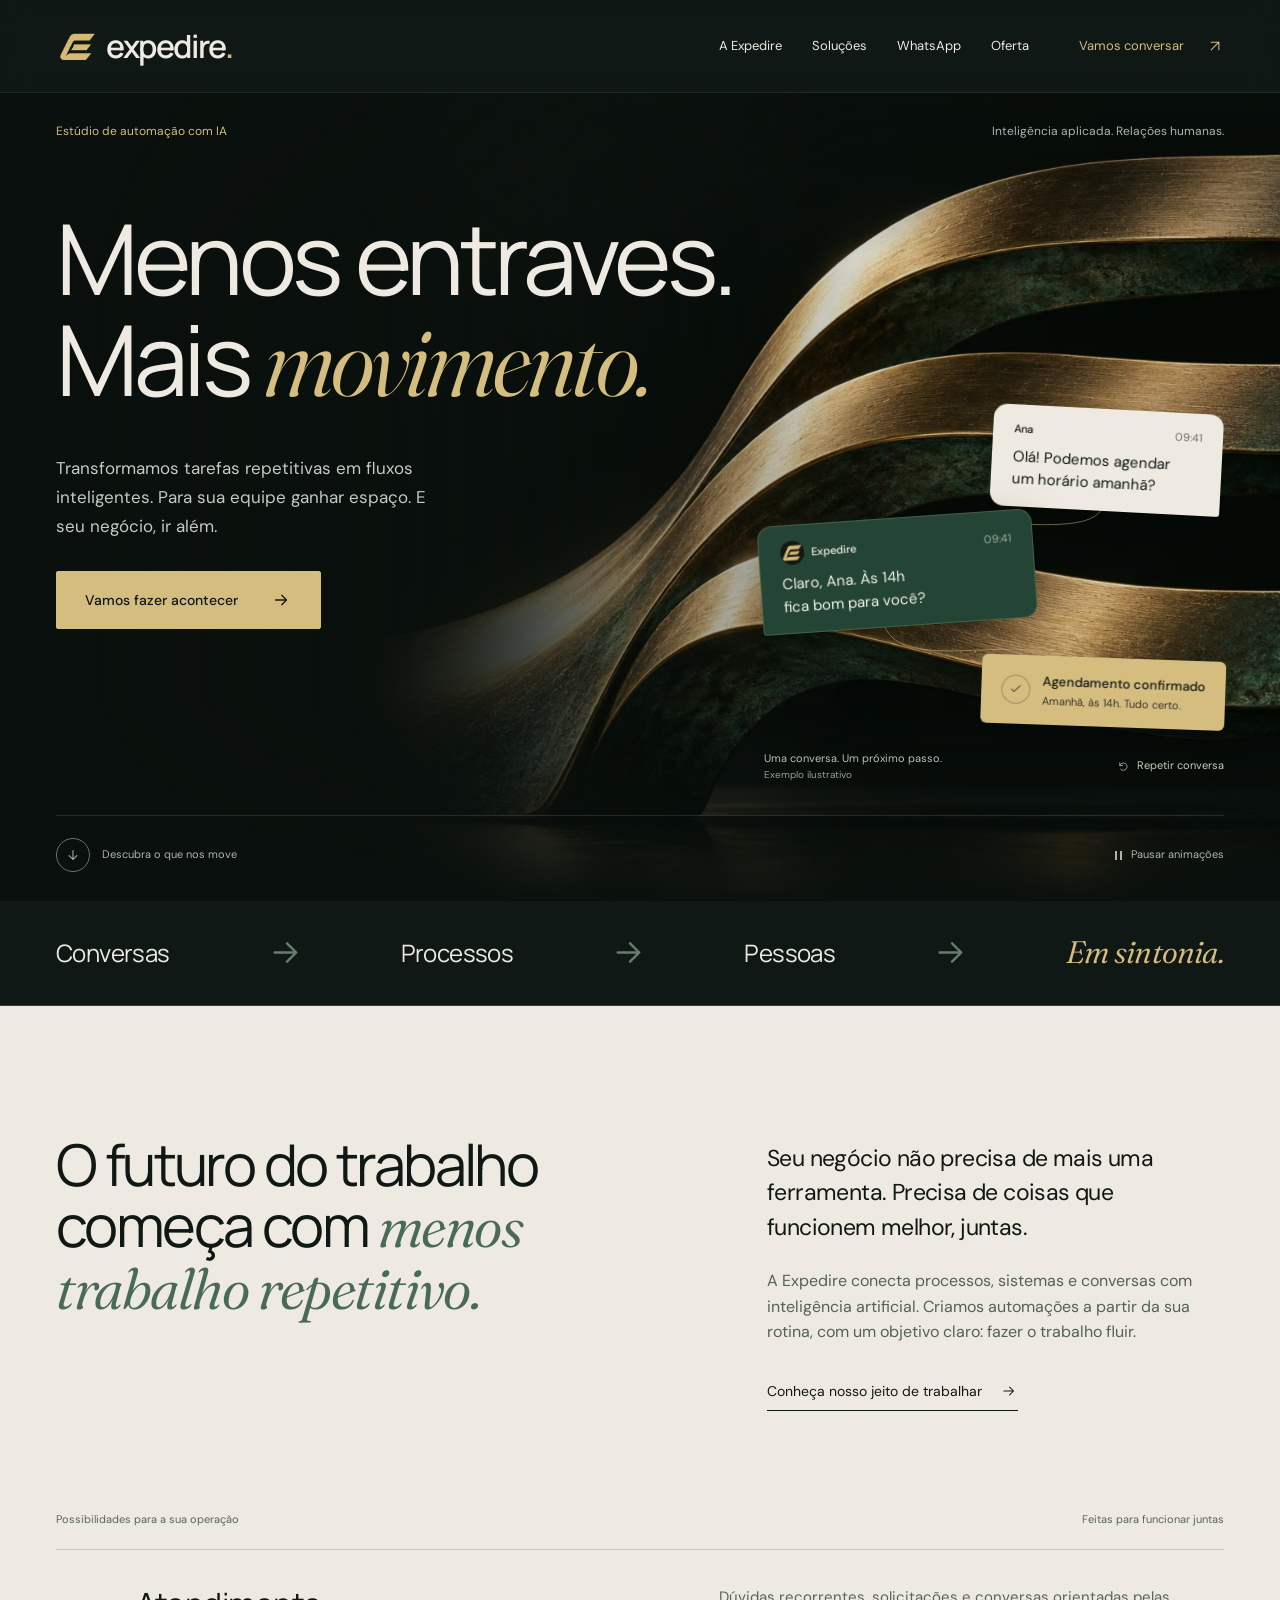
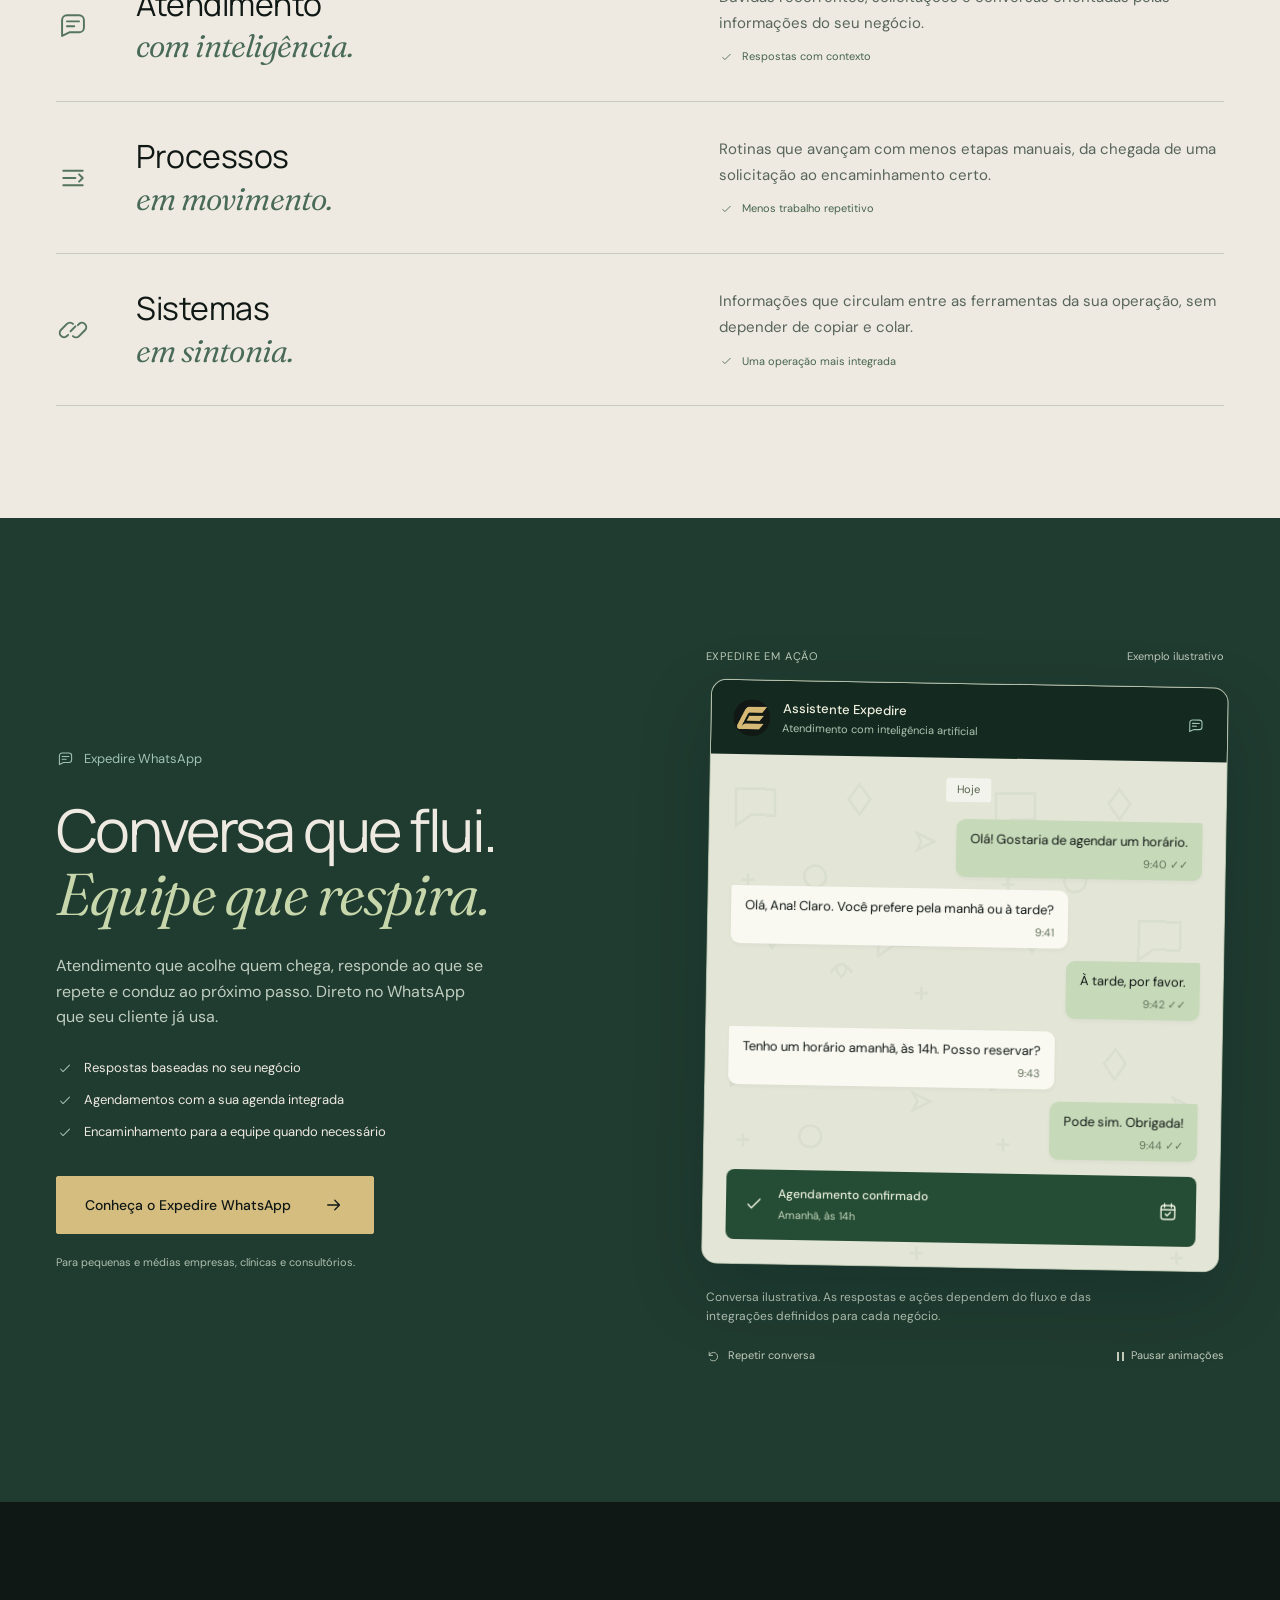
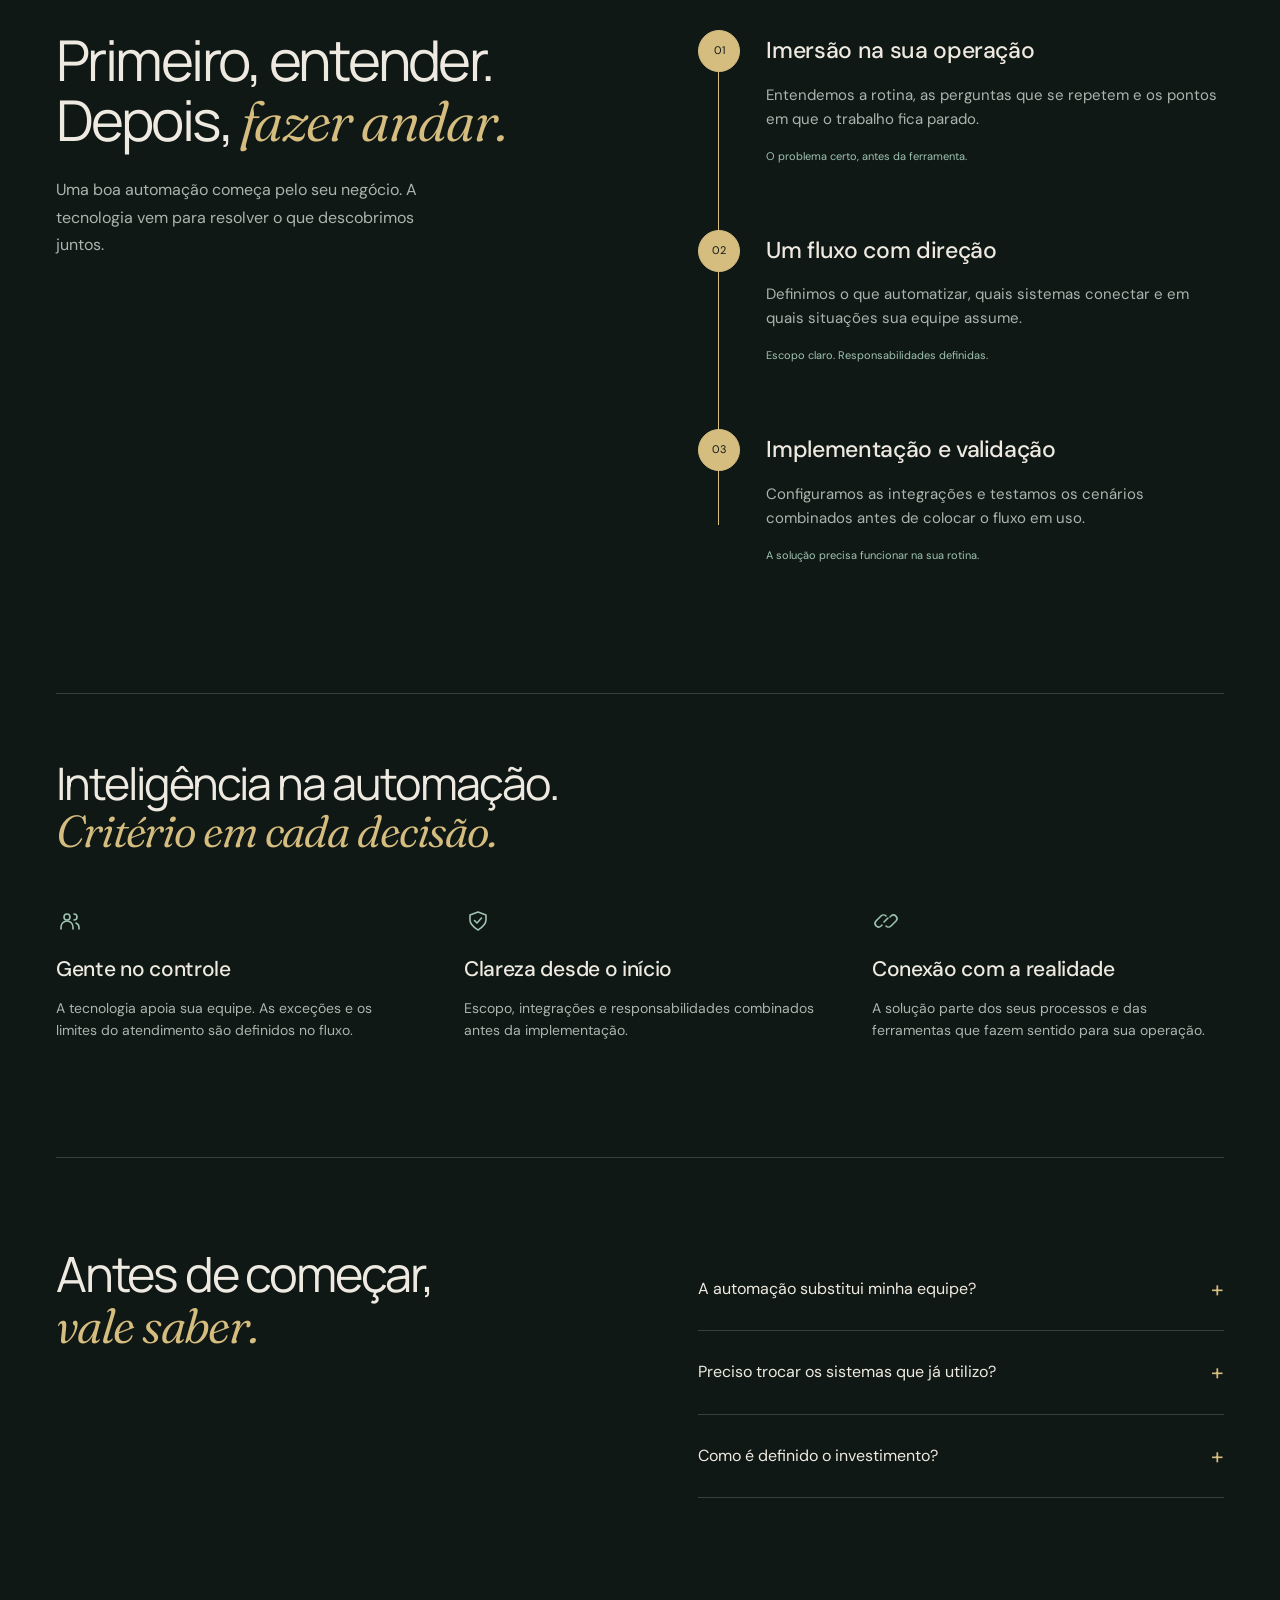
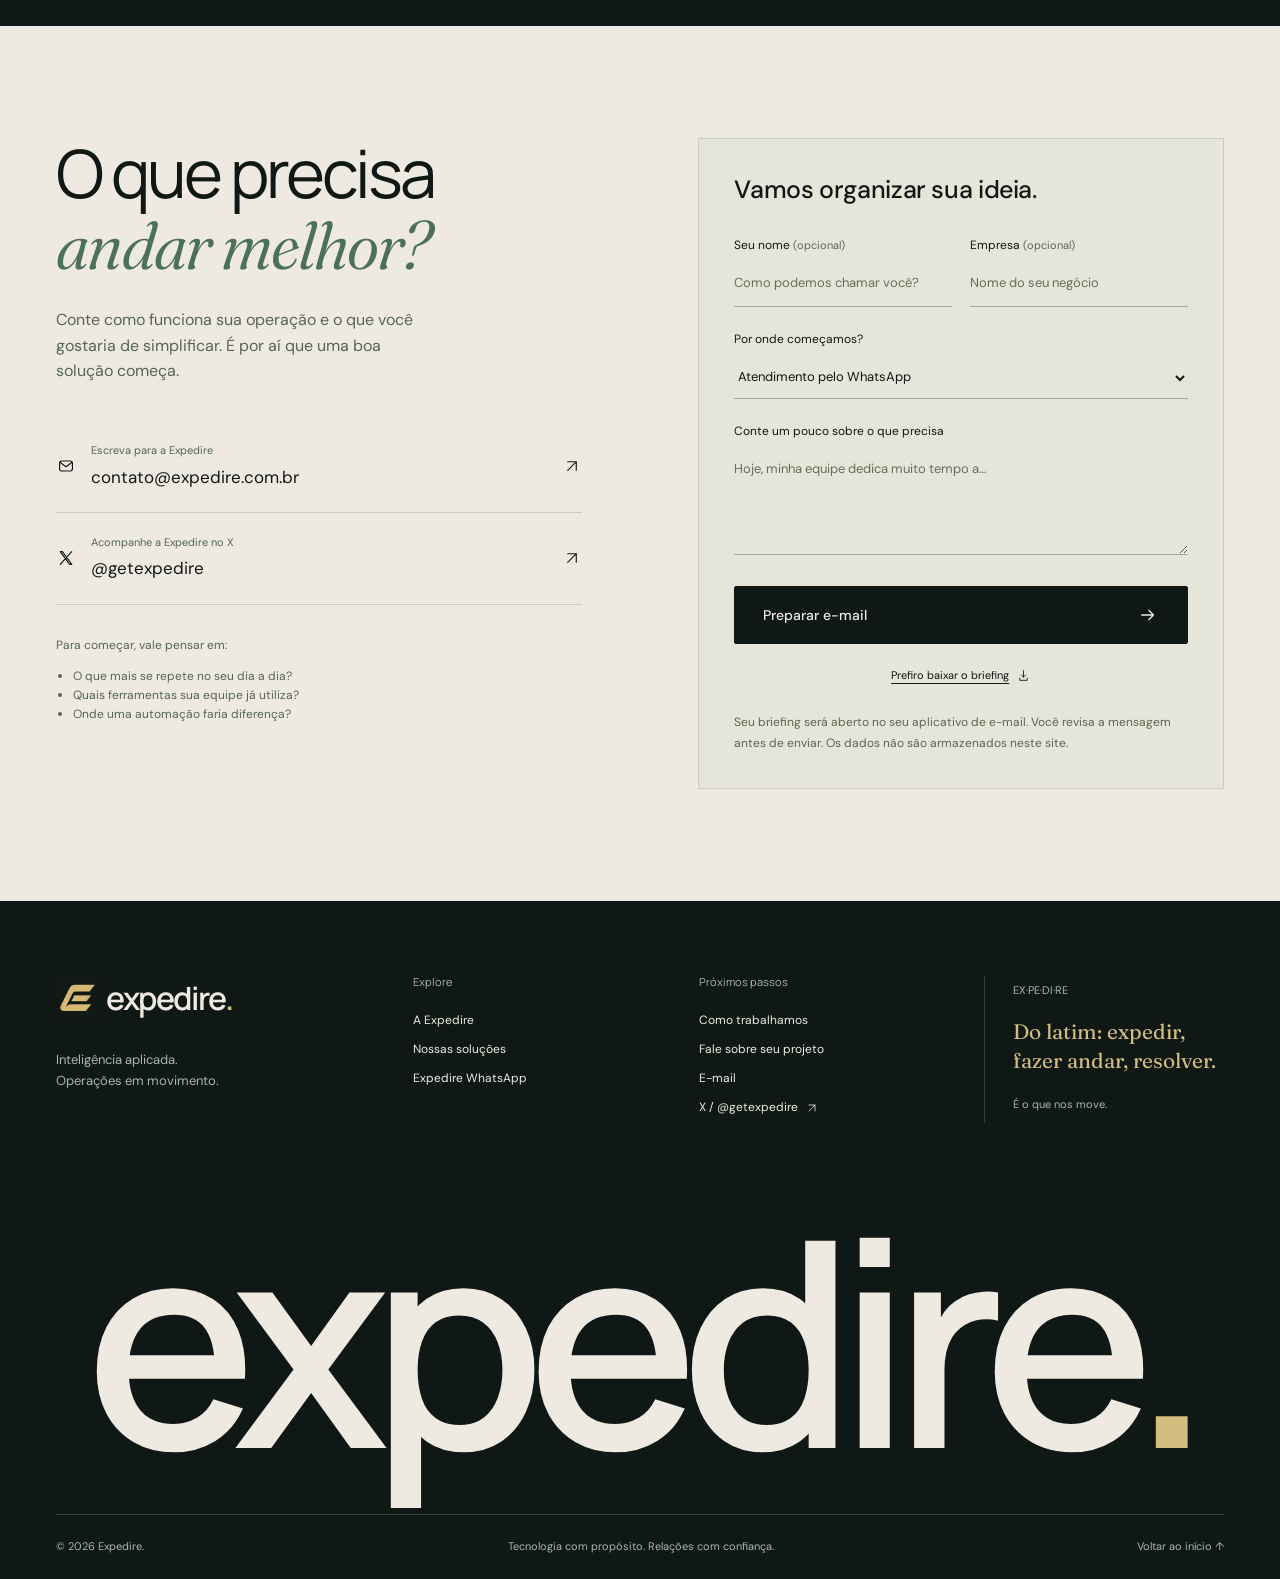
<file: index.html>
<!doctype html>
<html lang="pt-BR">
  <head>
    <meta charset="utf-8" />
    <meta name="viewport" content="width=device-width, initial-scale=1" />
    <meta name="theme-color" content="#101815" />
    <title>Expedire — Inteligência que faz seu negócio avançar</title>
    <meta
      name="description"
      content="Automação com inteligência artificial para conectar atendimento, processos e sistemas. Conheça a Expedire e faça sua operação avançar."
    />
    <link rel="canonical" href="https://expedire.com.br/" />
    <meta property="og:type" content="website" />
    <meta property="og:locale" content="pt_BR" />
    <meta
      property="og:title"
      content="Expedire — Inteligência que faz seu negócio avançar"
    />
    <meta
      property="og:description"
      content="Automação com inteligência artificial para conectar atendimento, processos e sistemas. Conheça a Expedire e faça sua operação avançar."
    />
    <meta property="og:url" content="https://expedire.com.br/" />
    <link
      rel="icon"
      href="assets/brand/expedire-mark-128.png"
      type="image/png"
    />
    <link
      rel="preload"
      href="assets/fonts/manrope-400.ttf"
      as="font"
      type="font/ttf"
      crossorigin
    />
    <link
      rel="preload"
      href="assets/fonts/fraunces-italic-variable.ttf"
      as="font"
      type="font/ttf"
      crossorigin
    />
    <link rel="stylesheet" href="style.css" />
    <script src="contact-config.js" defer></script>
    <script src="script.js" defer></script>
    <script src="motion.js" defer></script>
  </head>
  <body>
    <a class="skip" href="#conteudo">Pular para o conteúdo</a>
    <header class="site-header">
      <div class="wrap header-inner">
        <a class="logo" href="index.html" aria-label="Expedire — início"
          ><img
            src="assets/brand/expedire-mark-128.png"
            width="42"
            height="42"
            alt=""
          /><span>expedire<span class="brand-period">.</span></span></a
        >
        <button
          class="menu-toggle"
          aria-expanded="false"
          aria-controls="navegacao"
          type="button"
        >
          <span>Menu</span><span class="menu-lines" aria-hidden="true"></span>
        </button>
        <nav id="navegacao" class="nav" aria-label="Navegação principal">
          <a href="index.html#expedire">A Expedire</a
          ><a href="index.html#solucoes">Soluções</a>
          <a href="whatsapp.html">WhatsApp</a>
          <a href="oferta/">Oferta</a
          ><a class="nav-contact" href="#contato"
            >Vamos conversar
            <svg
              class="ui-icon"
              viewBox="-2 -2 28 28"
              fill="none"
              stroke="currentColor"
              stroke-width="1.6"
              stroke-linecap="round"
              stroke-linejoin="round"
              aria-hidden="true"
            >
              <path d="M6 18 18 6M6 6h12v12" /></svg
          ></a>
        </nav>
      </div>
    </header>
    <main id="conteudo">
      <section class="hero landing-hero">
        <div class="hero-art" aria-hidden="true">
          <img
            src="assets/brand/expedire-sculpture.webp"
            alt=""
            fetchpriority="high"
            width="1536"
            height="1024"
          />
        </div>
        <div class="wrap hero-content">
          <div class="hero-topline">
            <span>Estúdio de automação com IA</span
            ><span>Inteligência aplicada. Relações humanas.</span>
          </div>
          <div class="hero-copy">
            <h1>
              <span class="title-line">Menos entraves.</span
              ><span class="title-line">Mais <em>movimento.</em></span>
            </h1>
            <div class="hero-bottom-copy">
              <p class="hero-description">
                Transformamos tarefas repetitivas em fluxos inteligentes. Para
                sua equipe ganhar espaço. E seu negócio, ir além.
              </p>
              <a class="button" href="#contato"
                >Vamos fazer acontecer
                <svg
                  class="ui-icon"
                  viewBox="-2 -2 28 28"
                  fill="none"
                  stroke="currentColor"
                  stroke-width="1.6"
                  aria-hidden="true"
                >
                  <path d="M5 12h14m-6-6 6 6-6 6" /></svg
              ></a>
            </div>
          </div>
          <figure
            class="hero-conversation"
            data-conversation
            aria-label="Exemplo ilustrativo de agendamento automatizado"
          >
            <svg
              class="conversation-paths"
              viewBox="0 0 460 352"
              preserveAspectRatio="none"
              fill="none"
              aria-hidden="true"
            >
              <path data-connection d="M340 85C340 145 118 66 118 145" />
              <path data-connection d="M118 196C118 283 317 186 317 277" />
            </svg>
            <div class="float-message float-customer" data-message>
              <span class="message-author">Ana <span>09:41</span></span>
              <p>Olá! Podemos agendar<br />um horário amanhã?</p>
            </div>
            <div class="float-message float-assistant" data-message>
              <span class="message-author"
                ><img
                  src="assets/brand/expedire-mark-128.png"
                  width="24"
                  height="24"
                  alt=""
                />
                Expedire <span>09:41</span></span
              >
              <p>Claro, Ana. Às 14h<br />fica bom para você?</p>
            </div>
            <div class="float-message float-result" data-message>
              <svg
                class="ui-icon"
                viewBox="-2 -2 28 28"
                fill="none"
                stroke="currentColor"
                stroke-width="1.6"
                aria-hidden="true"
              >
                <path d="m5 12 4 4L19 6" />
              </svg>
              <div>
                <strong>Agendamento confirmado</strong
                ><span>Amanhã, às 14h. Tudo certo.</span>
              </div>
            </div>
            <figcaption>
              Uma conversa. Um próximo passo.<span>Exemplo ilustrativo</span>
            </figcaption>
            <div class="conversation-controls">
              <button
                type="button"
                data-replay
                aria-label="Repetir conversa"
                hidden
              >
                <svg
                  class="ui-icon"
                  viewBox="-2 -2 28 28"
                  fill="none"
                  stroke="currentColor"
                  stroke-width="1.6"
                  aria-hidden="true"
                >
                  <path d="M4 10a8 8 0 1 1 2 8M4 4v6h6" /></svg
                ><span>Repetir conversa</span>
              </button>
            </div>
          </figure>
          <div class="hero-footnote">
            <a href="#expedire"
              ><span class="scroll-arrow"
                ><svg
                  class="ui-icon"
                  viewBox="-2 -2 28 28"
                  fill="none"
                  stroke="currentColor"
                  stroke-width="1.6"
                  aria-hidden="true"
                >
                  <path d="M5 12h14m-6-6 6 6-6 6" /></svg></span
              >Descubra o que nos move</a
            ><button
              class="motion-toggle"
              type="button"
              aria-pressed="false"
              hidden
            >
              <span class="pause-icon" aria-hidden="true"></span
              ><span data-motion-label>Pausar animações</span>
            </button>
          </div>
        </div>
      </section>
      <div
        class="flow-strip"
        aria-label="Conectamos conversas, processos e pessoas"
      >
        <div class="wrap">
          <span>Conversas</span
          ><svg
            class="ui-icon"
            viewBox="-2 -2 28 28"
            fill="none"
            stroke="currentColor"
            stroke-width="1.6"
            aria-hidden="true"
          >
            <path d="M5 12h14m-6-6 6 6-6 6" /></svg
          ><span>Processos</span
          ><svg
            class="ui-icon"
            viewBox="-2 -2 28 28"
            fill="none"
            stroke="currentColor"
            stroke-width="1.6"
            aria-hidden="true"
          >
            <path d="M5 12h14m-6-6 6 6-6 6" /></svg
          ><span>Pessoas</span
          ><svg
            class="ui-icon"
            viewBox="-2 -2 28 28"
            fill="none"
            stroke="currentColor"
            stroke-width="1.6"
            aria-hidden="true"
          >
            <path d="M5 12h14m-6-6 6 6-6 6" /></svg
          ><em>Em sintonia.</em>
        </div>
      </div>
      <section
        class="section about"
        id="expedire"
        aria-labelledby="expedire-titulo"
      >
        <div class="wrap about-grid">
          <h2 id="expedire-titulo">
            O futuro do trabalho<br />começa com
            <em>menos<br />trabalho repetitivo.</em>
          </h2>
          <div class="about-copy">
            <p class="lead">
              Seu negócio não precisa de mais uma ferramenta. Precisa de coisas
              que funcionem melhor, juntas.
            </p>
            <p>
              A Expedire conecta processos, sistemas e conversas com
              inteligência artificial. Criamos automações a partir da sua
              rotina, com um objetivo claro: fazer o trabalho fluir.
            </p>
            <a class="text-link" href="#como-funciona"
              >Conheça nosso jeito de trabalhar
              <svg
                class="ui-icon"
                viewBox="-2 -2 28 28"
                fill="none"
                stroke="currentColor"
                stroke-width="1.6"
                stroke-linecap="round"
                stroke-linejoin="round"
                aria-hidden="true"
              >
                <path d="M4 12h15m-6-6 6 6-6 6" /></svg
            ></a>
          </div>
        </div>
        <div class="wrap solutions" id="solucoes">
          <div class="section-divider">
            <span>Possibilidades para a sua operação</span
            ><span>Feitas para funcionar juntas</span>
          </div>
          <div class="service-grid">
            <article class="service">
              <div class="service-top">
                <svg
                  class="ui-icon"
                  viewBox="-2 -2 28 28"
                  fill="none"
                  stroke="currentColor"
                  stroke-width="1.6"
                  stroke-linecap="round"
                  stroke-linejoin="round"
                  aria-hidden="true"
                >
                  <path
                    d="M7 4h10a4 4 0 0 1 4 4v6a4 4 0 0 1-4 4H9l-6 3V8a4 4 0 0 1 4-4Z"
                  />
                  <path d="M7 9h10M7 13h6" />
                </svg>
              </div>
              <h3>Atendimento<br /><em>com inteligência.</em></h3>
              <p>
                Dúvidas recorrentes, solicitações e conversas orientadas pelas
                informações do seu negócio.
              </p>
              <span class="service-outcome"
                ><svg
                  class="ui-icon"
                  viewBox="-2 -2 28 28"
                  fill="none"
                  stroke="currentColor"
                  stroke-width="1.6"
                  stroke-linecap="round"
                  stroke-linejoin="round"
                  aria-hidden="true"
                >
                  <path d="m5 12 4 4L19 6" /></svg
                >Respostas com contexto</span
              >
            </article>
            <article class="service">
              <div class="service-top">
                <svg
                  class="ui-icon"
                  viewBox="-2 -2 28 28"
                  fill="none"
                  stroke="currentColor"
                  stroke-width="1.6"
                  stroke-linecap="round"
                  stroke-linejoin="round"
                  aria-hidden="true"
                >
                  <path d="M4 6h16M4 12h10M4 18h16m-3-9 3 3-3 3" />
                </svg>
              </div>
              <h3>Processos<br /><em>em movimento.</em></h3>
              <p>
                Rotinas que avançam com menos etapas manuais, da chegada de uma
                solicitação ao encaminhamento certo.
              </p>
              <span class="service-outcome"
                ><svg
                  class="ui-icon"
                  viewBox="-2 -2 28 28"
                  fill="none"
                  stroke="currentColor"
                  stroke-width="1.6"
                  stroke-linecap="round"
                  stroke-linejoin="round"
                  aria-hidden="true"
                >
                  <path d="m5 12 4 4L19 6" /></svg
                >Menos trabalho repetitivo</span
              >
            </article>
            <article class="service">
              <div class="service-top">
                <svg
                  class="ui-icon"
                  viewBox="-2 -2 28 28"
                  fill="none"
                  stroke="currentColor"
                  stroke-width="1.6"
                  stroke-linecap="round"
                  stroke-linejoin="round"
                  aria-hidden="true"
                >
                  <path
                    d="m10 13 4-4M8 16l-1 1a3.54 3.54 0 0 1-5-5l5-5a3.54 3.54 0 0 1 5 0M16 8l1-1a3.54 3.54 0 0 1 5 5l-5 5a3.54 3.54 0 0 1-5 0"
                  />
                </svg>
              </div>
              <h3>Sistemas<br /><em>em sintonia.</em></h3>
              <p>
                Informações que circulam entre as ferramentas da sua operação,
                sem depender de copiar e colar.
              </p>
              <span class="service-outcome"
                ><svg
                  class="ui-icon"
                  viewBox="-2 -2 28 28"
                  fill="none"
                  stroke="currentColor"
                  stroke-width="1.6"
                  stroke-linecap="round"
                  stroke-linejoin="round"
                  aria-hidden="true"
                >
                  <path d="m5 12 4 4L19 6" /></svg
                >Uma operação mais integrada</span
              >
            </article>
          </div>
        </div>
      </section>
      <section class="product-section" aria-labelledby="produto-titulo">
        <div class="wrap product-grid">
          <div class="product-copy">
            <div class="product-tag">
              <svg
                class="ui-icon"
                viewBox="-2 -2 28 28"
                fill="none"
                stroke="currentColor"
                stroke-width="1.6"
                stroke-linecap="round"
                stroke-linejoin="round"
                aria-hidden="true"
              >
                <path
                  d="M7 4h10a4 4 0 0 1 4 4v6a4 4 0 0 1-4 4H9l-6 3V8a4 4 0 0 1 4-4Z"
                />
                <path d="M7 9h10M7 13h6" /></svg
              >Expedire WhatsApp
            </div>
            <h2 id="produto-titulo">
              Conversa que flui.<br /><em>Equipe que respira.</em>
            </h2>
            <p>
              Atendimento que acolhe quem chega, responde ao que se repete e
              conduz ao próximo passo. Direto no WhatsApp que seu cliente já
              usa.
            </p>
            <ul class="check-list">
              <li>
                <svg
                  class="ui-icon"
                  viewBox="-2 -2 28 28"
                  fill="none"
                  stroke="currentColor"
                  stroke-width="1.6"
                  stroke-linecap="round"
                  stroke-linejoin="round"
                  aria-hidden="true"
                >
                  <path d="m5 12 4 4L19 6" /></svg
                >Respostas baseadas no seu negócio
              </li>
              <li>
                <svg
                  class="ui-icon"
                  viewBox="-2 -2 28 28"
                  fill="none"
                  stroke="currentColor"
                  stroke-width="1.6"
                  stroke-linecap="round"
                  stroke-linejoin="round"
                  aria-hidden="true"
                >
                  <path d="m5 12 4 4L19 6" /></svg
                >Agendamentos com a sua agenda integrada
              </li>
              <li>
                <svg
                  class="ui-icon"
                  viewBox="-2 -2 28 28"
                  fill="none"
                  stroke="currentColor"
                  stroke-width="1.6"
                  stroke-linecap="round"
                  stroke-linejoin="round"
                  aria-hidden="true"
                >
                  <path d="m5 12 4 4L19 6" /></svg
                >Encaminhamento para a equipe quando necessário
              </li>
            </ul>
            <a class="button" href="whatsapp.html"
              >Conheça o Expedire WhatsApp<svg
                class="ui-icon"
                viewBox="-2 -2 28 28"
                fill="none"
                stroke="currentColor"
                stroke-width="1.6"
                stroke-linecap="round"
                stroke-linejoin="round"
                aria-hidden="true"
              >
                <path d="M4 12h15m-6-6 6 6-6 6" /></svg
            ></a>
            <p class="product-small">
              Para pequenas e médias empresas, clínicas e consultórios.
            </p>
          </div>
          <figure class="conversation-demo" data-conversation>
            <div class="demo-toolbar">
              <span>EXPEDIRE EM AÇÃO</span
              ><span class="demo-label">Exemplo ilustrativo</span>
            </div>
            <div class="chat">
              <div class="chat-header">
                <img
                  src="assets/brand/expedire-mark-128.png"
                  width="40"
                  height="40"
                  alt=""
                />
                <div>
                  <strong>Assistente Expedire</strong
                  ><span>Atendimento com inteligência artificial</span>
                </div>
                <svg
                  class="ui-icon"
                  viewBox="-2 -2 28 28"
                  fill="none"
                  stroke="currentColor"
                  stroke-width="1.6"
                  stroke-linecap="round"
                  stroke-linejoin="round"
                  aria-hidden="true"
                >
                  <path
                    d="M7 4h10a4 4 0 0 1 4 4v6a4 4 0 0 1-4 4H9l-6 3V8a4 4 0 0 1 4-4Z"
                  />
                  <path d="M7 9h10M7 13h6" />
                </svg>
              </div>
              <div class="chat-body">
                <span class="chat-day">Hoje</span>
                <div class="bubble customer" data-message>
                  <p>Olá! Gostaria de agendar um horário.</p>
                  <span class="chat-time">9:40 ✓✓</span>
                </div>
                <div class="bubble assistant" data-message>
                  <p>Olá, Ana! Claro. Você prefere pela manhã ou à tarde?</p>
                  <span class="chat-time">9:41 </span>
                </div>
                <div class="bubble customer" data-message>
                  <p>À tarde, por favor.</p>
                  <span class="chat-time">9:42 ✓✓</span>
                </div>
                <div class="bubble assistant" data-message>
                  <p>Tenho um horário amanhã, às 14h. Posso reservar?</p>
                  <span class="chat-time">9:43 </span>
                </div>
                <div class="bubble customer" data-message>
                  <p>Pode sim. Obrigada!</p>
                  <span class="chat-time">9:44 ✓✓</span>
                </div>
                <div class="appointment" data-message>
                  <svg
                    class="ui-icon"
                    viewBox="-2 -2 28 28"
                    fill="none"
                    stroke="currentColor"
                    stroke-width="1.6"
                    stroke-linecap="round"
                    stroke-linejoin="round"
                    aria-hidden="true"
                  >
                    <path d="m5 12 4 4L19 6" />
                  </svg>
                  <div>
                    <strong>Agendamento confirmado</strong
                    ><span>Amanhã, às 14h</span>
                  </div>
                  <svg
                    class="ui-icon"
                    viewBox="-2 -2 28 28"
                    fill="none"
                    stroke="currentColor"
                    stroke-width="1.6"
                    stroke-linecap="round"
                    stroke-linejoin="round"
                    aria-hidden="true"
                  >
                    <rect x="4" y="5" width="16" height="16" rx="3" />
                    <path d="M8 3v4M16 3v4M4 10h16m-11 5 2 2 4-4" />
                  </svg>
                </div>
              </div>
            </div>
            <figcaption>
              Conversa ilustrativa. As respostas e ações dependem do fluxo e das
              integrações definidos para cada negócio.
            </figcaption>
            <div class="conversation-controls">
              <button
                type="button"
                data-replay
                aria-label="Repetir conversa"
                hidden
              >
                <svg
                  class="ui-icon"
                  viewBox="-2 -2 28 28"
                  fill="none"
                  stroke="currentColor"
                  stroke-width="1.6"
                  aria-hidden="true"
                >
                  <path d="M4 10a8 8 0 1 1 2 8M4 4v6h6" /></svg
                ><span>Repetir conversa</span></button
              ><button
                class="motion-toggle"
                type="button"
                aria-pressed="false"
                hidden
              >
                <span class="pause-icon" aria-hidden="true"></span
                ><span data-motion-label>Pausar animações</span>
              </button>
            </div>
          </figure>
        </div>
      </section>
      <section
        class="wrap section method"
        id="como-funciona"
        aria-labelledby="metodo-titulo"
      >
        <div class="section-intro">
          <h2 id="metodo-titulo">
            Primeiro, entender.<br />Depois, <em>fazer andar.</em>
          </h2>
          <p>
            Uma boa automação começa pelo seu negócio. A tecnologia vem para
            resolver o que descobrimos juntos.
          </p>
        </div>
        <ol class="steps">
          <li>
            <span class="step-number">01</span>
            <div>
              <h3>Imersão na sua operação</h3>
              <p>
                Entendemos a rotina, as perguntas que se repetem e os pontos em
                que o trabalho fica parado.
              </p>
              <span class="step-note"
                >O problema certo, antes da ferramenta.</span
              >
            </div>
          </li>
          <li>
            <span class="step-number">02</span>
            <div>
              <h3>Um fluxo com direção</h3>
              <p>
                Definimos o que automatizar, quais sistemas conectar e em quais
                situações sua equipe assume.
              </p>
              <span class="step-note"
                >Escopo claro. Responsabilidades definidas.</span
              >
            </div>
          </li>
          <li>
            <span class="step-number">03</span>
            <div>
              <h3>Implementação e validação</h3>
              <p>
                Configuramos as integrações e testamos os cenários combinados
                antes de colocar o fluxo em uso.
              </p>
              <span class="step-note"
                >A solução precisa funcionar na sua rotina.</span
              >
            </div>
          </li>
        </ol>
      </section>
      <section class="wrap principles" aria-labelledby="principios-titulo">
        <div>
          <h2 id="principios-titulo">
            Inteligência na automação.<br /><em>Critério em cada decisão.</em>
          </h2>
        </div>
        <div class="principle-grid">
          <article>
            <svg
              class="ui-icon"
              viewBox="-2 -2 28 28"
              fill="none"
              stroke="currentColor"
              stroke-width="1.6"
              stroke-linecap="round"
              stroke-linejoin="round"
              aria-hidden="true"
            >
              <circle cx="9" cy="8" r="3" />
              <path
                d="M3 20v-2a6 6 0 0 1 12 0v2M16 5a3 3 0 0 1 0 6M18 14a5 5 0 0 1 3 4.6V20"
              />
            </svg>
            <h3>Gente no controle</h3>
            <p>
              A tecnologia apoia sua equipe. As exceções e os limites do
              atendimento são definidos no fluxo.
            </p>
          </article>
          <article>
            <svg
              class="ui-icon"
              viewBox="-2 -2 28 28"
              fill="none"
              stroke="currentColor"
              stroke-width="1.6"
              stroke-linecap="round"
              stroke-linejoin="round"
              aria-hidden="true"
            >
              <path d="m12 3 8 3v5c0 5-5 8-8 10-3-2-8-5-8-10V6l8-3Z" />
              <path d="m8.5 11.5 2.5 2.5 4.5-5" />
            </svg>
            <h3>Clareza desde o início</h3>
            <p>
              Escopo, integrações e responsabilidades combinados antes da
              implementação.
            </p>
          </article>
          <article>
            <svg
              class="ui-icon"
              viewBox="-2 -2 28 28"
              fill="none"
              stroke="currentColor"
              stroke-width="1.6"
              stroke-linecap="round"
              stroke-linejoin="round"
              aria-hidden="true"
            >
              <path
                d="m10 13 4-4M8 16l-1 1a3.54 3.54 0 0 1-5-5l5-5a3.54 3.54 0 0 1 5 0M16 8l1-1a3.54 3.54 0 0 1 5 5l-5 5a3.54 3.54 0 0 1-5 0"
              />
            </svg>
            <h3>Conexão com a realidade</h3>
            <p>
              A solução parte dos seus processos e das ferramentas que fazem
              sentido para sua operação.
            </p>
          </article>
        </div>
      </section>
      <section class="wrap section faq" aria-labelledby="faq-titulo">
        <div class="section-intro">
          <h2 id="faq-titulo">Antes de começar,<br /><em>vale saber.</em></h2>
        </div>
        <div class="faq-list">
          <details>
            <summary>
              A automação substitui minha equipe?<span aria-hidden="true"
                >+</span
              >
            </summary>
            <p>
              A proposta é cuidar do que se repete e encaminhar o que precisa de
              uma pessoa. Definimos com você quando e como o atendimento passa
              para a equipe.
            </p>
          </details>
          <details>
            <summary>
              Preciso trocar os sistemas que já utilizo?<span aria-hidden="true"
                >+</span
              >
            </summary>
            <p>
              Partimos das ferramentas que você já usa. A viabilidade de cada
              integração depende dos acessos e recursos disponíveis e é avaliada
              antes da implementação.
            </p>
          </details>
          <details>
            <summary>
              Como é definido o investimento?<span aria-hidden="true">+</span>
            </summary>
            <p>
              A proposta considera os fluxos, as integrações e a complexidade da
              operação, além de eventuais custos das plataformas envolvidas. O
              escopo é combinado antes de começar.
            </p>
          </details>
        </div>
      </section>
      <section
        class="contact-section"
        id="contato"
        aria-labelledby="contato-titulo"
      >
        <div class="wrap contact-grid">
          <div class="contact-copy">
            <h2 id="contato-titulo">
              O que precisa<br /><em>andar melhor?</em>
            </h2>
            <p>
              Conte como funciona sua operação e o que você gostaria de
              simplificar. É por aí que uma boa solução começa.
            </p>
            <div class="contact-channels" aria-label="Canais de contato">
              <a class="contact-channel" data-channel="whatsapp" hidden
                ><svg
                  class="ui-icon"
                  viewBox="-2 -2 28 28"
                  fill="none"
                  stroke="currentColor"
                  stroke-width="1.6"
                  stroke-linecap="round"
                  stroke-linejoin="round"
                  aria-hidden="true"
                >
                  <path
                    d="M7 4h10a4 4 0 0 1 4 4v6a4 4 0 0 1-4 4H9l-6 3V8a4 4 0 0 1 4-4Z"
                  />
                  <path d="M7 9h10M7 13h6" /></svg
                ><span
                  ><small>Conversa direta</small><strong>WhatsApp</strong></span
                ><svg
                  class="ui-icon"
                  viewBox="-2 -2 28 28"
                  fill="none"
                  stroke="currentColor"
                  stroke-width="1.6"
                  stroke-linecap="round"
                  stroke-linejoin="round"
                  aria-hidden="true"
                >
                  <path d="M6 18 18 6M6 6h12v12" /></svg
              ></a>
              <a
                class="contact-channel"
                data-channel="email"
                href="mailto:contato@expedire.com.br"
                ><svg
                  class="ui-icon"
                  viewBox="-2 -2 28 28"
                  fill="none"
                  stroke="currentColor"
                  stroke-width="1.6"
                  stroke-linecap="round"
                  stroke-linejoin="round"
                  aria-hidden="true"
                >
                  <rect x="3" y="5" width="18" height="14" rx="3" />
                  <path d="m4 7 8 6 8-6" /></svg
                ><span
                  ><small>Escreva para a Expedire</small
                  ><strong data-email-label
                    >contato@expedire.com.br</strong
                  ></span
                ><svg
                  class="ui-icon"
                  viewBox="-2 -2 28 28"
                  fill="none"
                  stroke="currentColor"
                  stroke-width="1.6"
                  stroke-linecap="round"
                  stroke-linejoin="round"
                  aria-hidden="true"
                >
                  <path d="M6 18 18 6M6 6h12v12" /></svg
              ></a>
              <a
                class="contact-channel"
                data-channel="x"
                href="https://x.com/getexpedire"
                target="_blank"
                rel="noopener noreferrer"
                ><svg
                  class="ui-icon"
                  viewBox="-2 -2 28 28"
                  fill="none"
                  stroke="currentColor"
                  stroke-width="1.6"
                  aria-hidden="true"
                >
                  <path d="m4 3 13 18h3L7 3H4Zm16 0L4 21" /></svg
                ><span
                  ><small>Acompanhe a Expedire no X</small
                  ><strong>@getexpedire</strong></span
                ><svg
                  class="ui-icon"
                  viewBox="-2 -2 28 28"
                  fill="none"
                  stroke="currentColor"
                  stroke-width="1.6"
                  aria-hidden="true"
                >
                  <path d="M6 18 18 6M6 6h12v12" /></svg
              ></a>
            </div>
            <p class="contact-unavailable" data-contact-pending hidden>
              Os canais de contato direto serão divulgados em breve. Enquanto
              isso, você pode preparar e baixar seu briefing.
            </p>
            <div class="contact-expect">
              <span>Para começar, vale pensar em:</span>
              <ul>
                <li>O que mais se repete no seu dia a dia?</li>
                <li>Quais ferramentas sua equipe já utiliza?</li>
                <li>Onde uma automação faria diferença?</li>
              </ul>
            </div>
          </div>
          <div class="contact-panel">
            <h3>Vamos organizar sua ideia.</h3>
            <form class="contact-form">
              <div class="form-row">
                <div>
                  <label for="nome">Seu nome <span>(opcional)</span></label
                  ><input
                    id="nome"
                    name="nome"
                    autocomplete="name"
                    maxlength="100"
                    placeholder="Como podemos chamar você?"
                  />
                </div>
                <div>
                  <label for="empresa">Empresa <span>(opcional)</span></label
                  ><input
                    id="empresa"
                    name="empresa"
                    autocomplete="organization"
                    maxlength="140"
                    placeholder="Nome do seu negócio"
                  />
                </div>
              </div>
              <label for="interesse">Por onde começamos?</label
              ><select id="interesse" name="interesse">
                <option>Atendimento pelo WhatsApp</option>
                <option>Automação de processos</option>
                <option>Integração de sistemas</option>
                <option>Quero entender as possibilidades</option>
              </select>
              <label for="briefing">Conte um pouco sobre o que precisa</label
              ><textarea
                id="briefing"
                name="briefing"
                required
                maxlength="3000"
                rows="4"
                placeholder="Hoje, minha equipe dedica muito tempo a…"
              ></textarea>
              <button class="button form-primary" type="submit" disabled>
                <span data-submit-label>Preparar e-mail</span
                ><svg
                  class="ui-icon"
                  viewBox="-2 -2 28 28"
                  fill="none"
                  stroke="currentColor"
                  stroke-width="1.6"
                  stroke-linecap="round"
                  stroke-linejoin="round"
                  aria-hidden="true"
                >
                  <path d="M4 12h15m-6-6 6 6-6 6" />
                </svg>
              </button>
              <button
                class="download-secondary"
                type="button"
                data-download
                hidden
              >
                Prefiro baixar o briefing
                <svg
                  class="ui-icon"
                  viewBox="-2 -2 28 28"
                  fill="none"
                  stroke="currentColor"
                  stroke-width="1.6"
                  stroke-linecap="round"
                  stroke-linejoin="round"
                  aria-hidden="true"
                >
                  <path d="M12 3v12m-4-4 4 4 4-4M5 17v4h14v-4" />
                </svg>
              </button>
              <p class="form-note" data-form-note>
                Seu briefing será aberto no seu aplicativo de e-mail. Você
                revisa a mensagem antes de enviar. Os dados não são armazenados
                neste site.
              </p>
              <p class="form-status" role="status" aria-live="polite"></p>
              <noscript
                ><p>
                  Para enviar seu briefing, escreva diretamente para
                  contato@expedire.com.br. O formulário requer JavaScript.
                </p></noscript
              >
            </form>
          </div>
        </div>
      </section>
    </main>
    <footer class="site-footer">
      <div class="wrap">
        <div class="footer-grid">
          <div>
            <a class="logo" href="index.html" aria-label="Expedire — início"
              ><img
                src="assets/brand/expedire-mark-128.png"
                width="42"
                height="42"
                alt=""
              /><span>expedire<span class="brand-period">.</span></span></a
            >
            <p>Inteligência aplicada.<br />Operações em movimento.</p>
          </div>
          <div>
            <h2>Explore</h2>
            <a href="index.html#expedire">A Expedire</a
            ><a href="index.html#solucoes">Nossas soluções</a
            ><a href="whatsapp.html">Expedire WhatsApp</a>
          </div>
          <div>
            <h2>Próximos passos</h2>
            <a href="index.html#como-funciona">Como trabalhamos</a
            ><a href="#contato">Fale sobre seu projeto</a
            ><a data-channel="email" href="mailto:contato@expedire.com.br"
              >E-mail</a
            ><a
              data-channel="x"
              href="https://x.com/getexpedire"
              target="_blank"
              rel="noopener noreferrer"
              >X / @getexpedire
              <svg
                class="ui-icon"
                viewBox="-2 -2 28 28"
                fill="none"
                stroke="currentColor"
                stroke-width="1.6"
                stroke-linecap="round"
                stroke-linejoin="round"
                aria-hidden="true"
              >
                <path d="M6 18 18 6M6 6h12v12" /></svg
            ></a>
          </div>
          <div class="etymology">
            <span>EX·PE·DI·RE</span>
            <p>Do latim: expedir,<br />fazer andar, resolver.</p>
            <span>É o que nos move.</span>
          </div>
        </div>
        <div class="footer-wordmark" aria-hidden="true">
          expedire<span>.</span>
        </div>
        <div class="footer-bottom">
          <span>© <span data-year>2026</span> Expedire.</span
          ><span>Tecnologia com propósito. Relações com confiança.</span
          ><a href="#conteudo">Voltar ao início ↑</a>
        </div>
      </div>
    </footer>
  </body>
</html>
</file>
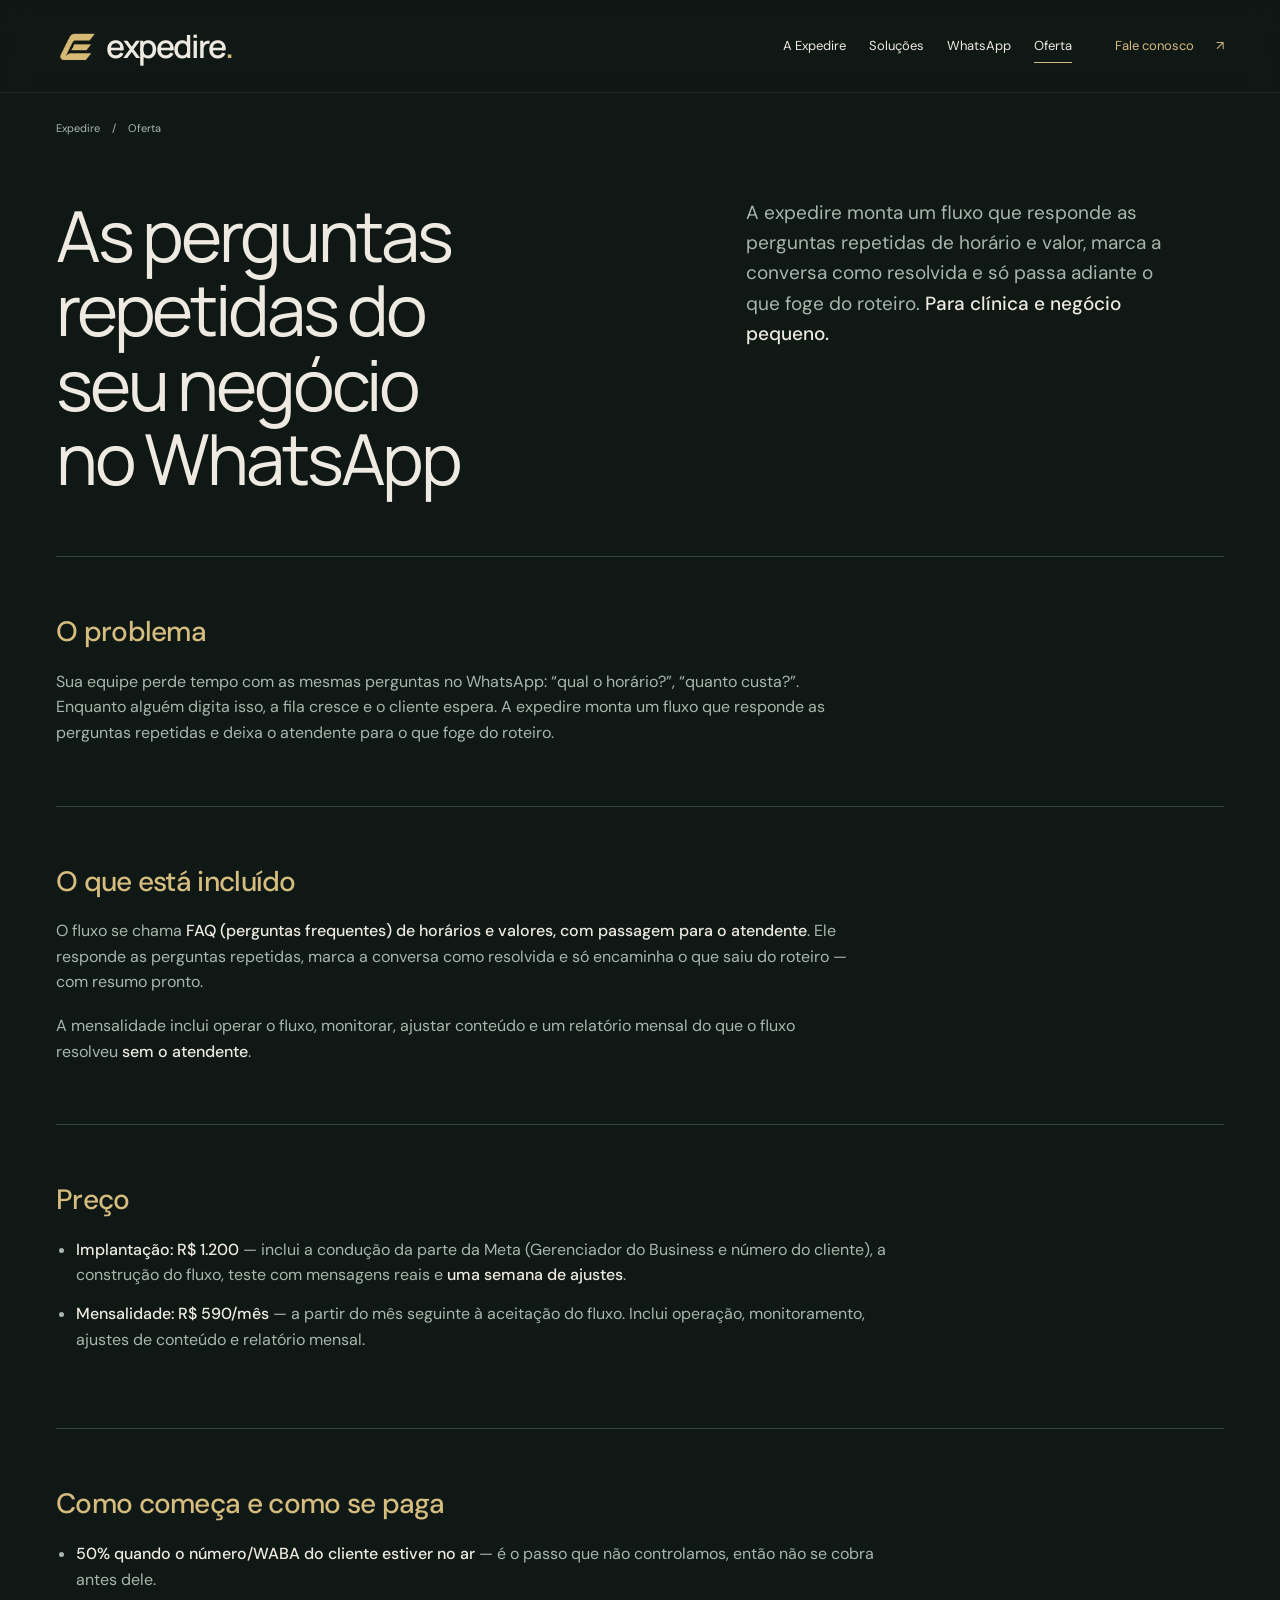
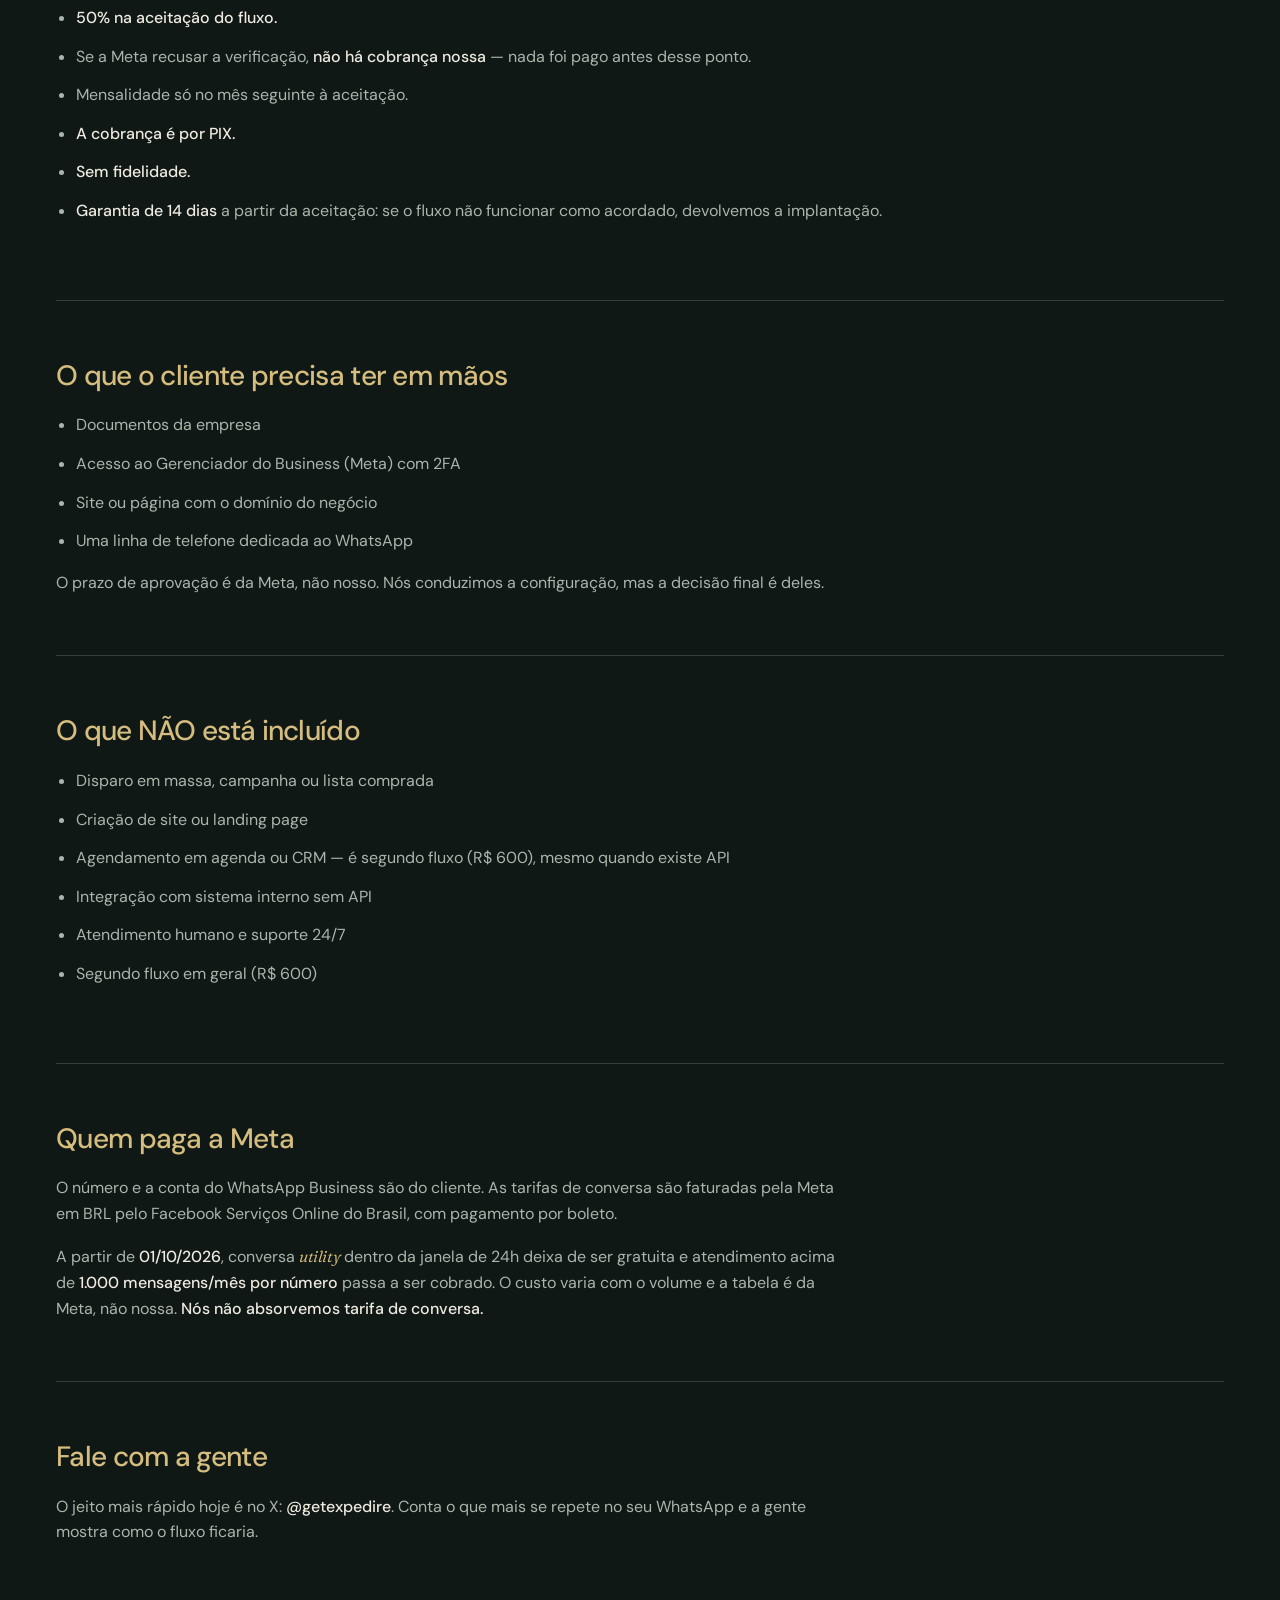
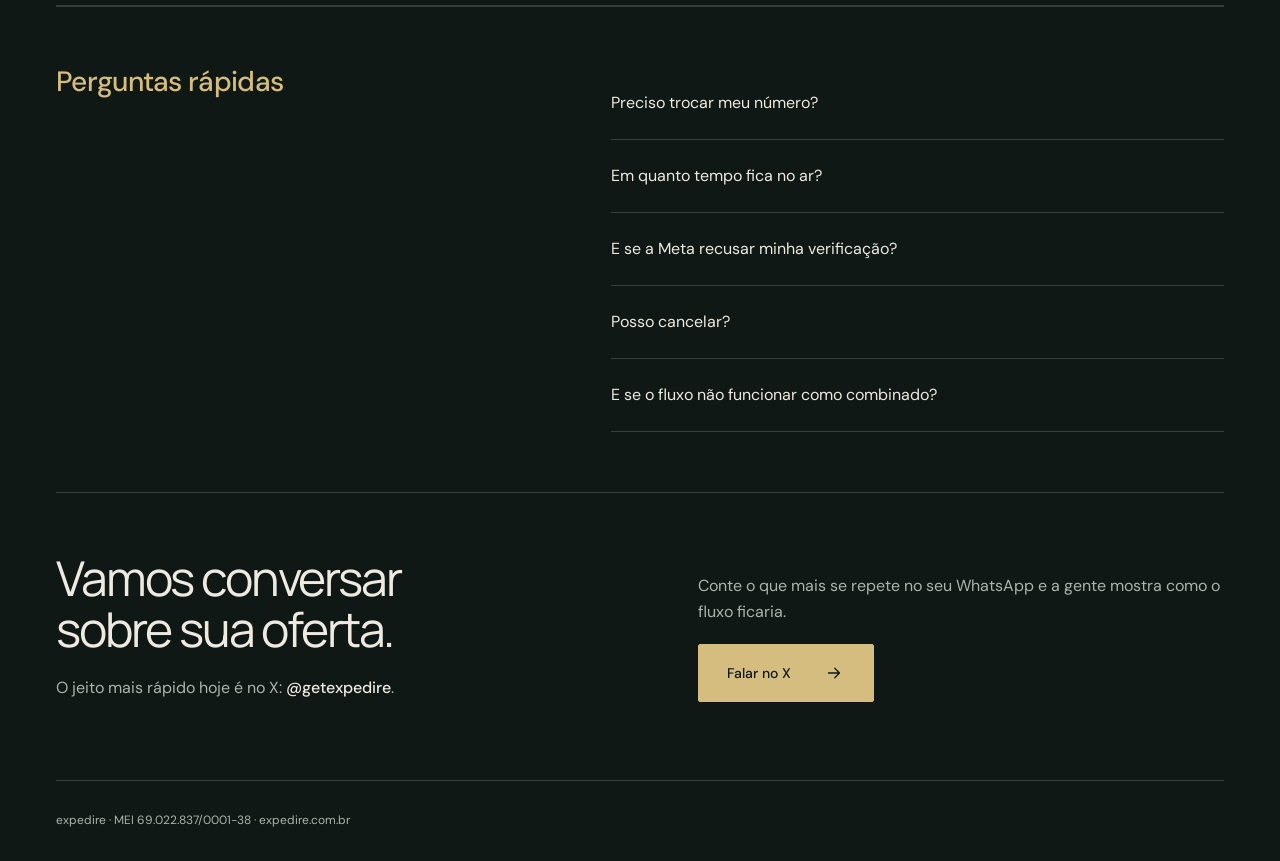
<file: oferta/index.html>
<!doctype html>
<html lang="pt-BR">
  <head>
    <meta charset="utf-8" />
    <meta name="viewport" content="width=device-width, initial-scale=1" />
    <meta name="theme-color" content="#11130f" />
    <title>Expedire — Oferta: FAQ de horários e valores para WhatsApp</title>
    <meta
      name="description"
      content="FAQ de horários e valores para WhatsApp. Fluxo que responde perguntas repetidas e passa adiante o que foge do roteiro. Para clínica e negócio pequeno."
    />
    <link rel="canonical" href="https://expedire.com.br/oferta" />
    <meta property="og:type" content="website" />
    <meta property="og:locale" content="pt_BR" />
    <meta
      property="og:title"
      content="Expedire — Oferta: FAQ de horários e valores para WhatsApp"
    />
    <meta
      property="og:description"
      content="FAQ de horários e valores para WhatsApp. Fluxo que responde perguntas repetidas e passa adiante o que foge do roteiro. Para clínica e negócio pequeno."
    />
    <meta property="og:url" content="https://expedire.com.br/oferta" />
    <link rel="icon" href="../assets/favicon.svg" type="image/svg+xml" />
    <link
      rel="preload"
      href="../assets/fonts/fraunces-variable.ttf"
      as="font"
      type="font/ttf"
      crossorigin
    />
    <link rel="stylesheet" href="../style.css" />
    <script src="../contact-config.js" defer></script>
    <script src="../script.js" defer></script>
    <script src="../motion.js" defer></script>
  </head>
  <body class="offer-page">
    <a class="skip" href="#conteudo">Pular para o conteúdo</a>
    <header class="site-header">
      <div class="wrap header-inner">
        <a class="logo" href="../index.html" aria-label="Expedire — início"
          ><img
            src="../assets/brand/expedire-mark-128.png"
            width="42"
            height="42"
            alt=""
          /><span>expedire<span class="brand-period">.</span></span></a
        ><button
          class="menu-toggle"
          aria-expanded="false"
          aria-controls="navegacao"
          type="button"
        >
          <span>Menu</span><span class="menu-lines" aria-hidden="true"></span>
        </button>
        <nav class="nav" id="navegacao" aria-label="Navegação principal">
          <a href="../index.html#expedire">A Expedire</a
          ><a href="../index.html#solucoes">Soluções</a
          ><a href="../whatsapp.html">WhatsApp</a
          ><a href="./" aria-current="page">Oferta</a
          ><a class="nav-contact" href="https://x.com/getexpedire"
            >Fale conosco <span aria-hidden="true">↗</span></a
          >
        </nav>
      </div>
    </header>
    <main id="conteudo">
      <div class="wrap breadcrumb">
        <a href="../index.html">Expedire</a><span aria-hidden="true"> / </span
        ><span>Oferta</span>
      </div>
      <section class="wrap section">
        <div class="section-head">
          <h1>As perguntas repetidas do seu negócio no WhatsApp</h1>
          <p>
            A expedire monta um fluxo que responde as perguntas repetidas de
            horário e valor, marca a conversa como resolvida e só passa adiante
            o que foge do roteiro.
            <strong>Para clínica e negócio pequeno.</strong>
          </p>
        </div>
      </section>
      <section class="wrap section" id="problema">
        <h2>O problema</h2>
        <p>
          Sua equipe perde tempo com as mesmas perguntas no WhatsApp:
          &ldquo;qual o horário?&rdquo;, &ldquo;quanto custa?&rdquo;. Enquanto
          alguém digita isso, a fila cresce e o cliente espera. A expedire monta
          um fluxo que responde as perguntas repetidas e deixa o atendente para
          o que foge do roteiro.
        </p>
      </section>
      <section class="wrap section" id="incluido">
        <h2>O que está incluído</h2>
        <p>
          O fluxo se chama
          <strong
            >FAQ (perguntas frequentes) de horários e valores, com passagem para
            o atendente</strong
          >. Ele responde as perguntas repetidas, marca a conversa como
          resolvida e só encaminha o que saiu do roteiro &mdash; com resumo
          pronto.
        </p>
        <p>
          A mensalidade inclui operar o fluxo, monitorar, ajustar conteúdo e um
          relatório mensal do que o fluxo resolveu
          <strong>sem o atendente</strong>.
        </p>
      </section>
      <section class="wrap section" id="preco">
        <h2>Preço</h2>
        <ul>
          <li>
            <strong>Implantação: R$ 1.200</strong> &mdash; inclui a condução da
            parte da Meta (Gerenciador do Business e número do cliente), a
            construção do fluxo, teste com mensagens reais e
            <strong>uma semana de ajustes</strong>.
          </li>
          <li>
            <strong>Mensalidade: R$ 590/mês</strong> &mdash; a partir do mês
            seguinte à aceitação do fluxo. Inclui operação, monitoramento,
            ajustes de conteúdo e relatório mensal.
          </li>
        </ul>
      </section>
      <section class="wrap section" id="como-comeca">
        <h2>Como começa e como se paga</h2>
        <ul>
          <li>
            <strong>50% quando o número/WABA do cliente estiver no ar</strong>
            &mdash; é o passo que não controlamos, então não se cobra antes
            dele.
          </li>
          <li><strong>50% na aceitação do fluxo.</strong></li>
          <li>
            Se a Meta recusar a verificação,
            <strong>não há cobrança nossa</strong> &mdash; nada foi pago antes
            desse ponto.
          </li>
          <li>Mensalidade só no mês seguinte à aceitação.</li>
          <li><strong>A cobrança é por PIX.</strong></li>
          <li><strong>Sem fidelidade.</strong></li>
          <li>
            <strong>Garantia de 14 dias</strong> a partir da aceitação: se o
            fluxo não funcionar como acordado, devolvemos a implantação.
          </li>
        </ul>
      </section>
      <section class="wrap section" id="cliente-precisa">
        <h2>O que o cliente precisa ter em mãos</h2>
        <ul>
          <li>Documentos da empresa</li>
          <li>Acesso ao Gerenciador do Business (Meta) com 2FA</li>
          <li>Site ou página com o domínio do negócio</li>
          <li>Uma linha de telefone dedicada ao WhatsApp</li>
        </ul>
        <p>
          O prazo de aprovação é da Meta, não nosso. Nós conduzimos a
          configuração, mas a decisão final é deles.
        </p>
      </section>
      <section class="wrap section" id="nao-incluido">
        <h2>O que NÃO está incluído</h2>
        <ul>
          <li>Disparo em massa, campanha ou lista comprada</li>
          <li>Criação de site ou landing page</li>
          <li>
            Agendamento em agenda ou CRM &mdash; é segundo fluxo (R$ 600), mesmo
            quando existe API
          </li>
          <li>Integração com sistema interno sem API</li>
          <li>Atendimento humano e suporte 24/7</li>
          <li>Segundo fluxo em geral (R$ 600)</li>
        </ul>
      </section>
      <section class="wrap section" id="quem-paga-meta">
        <h2>Quem paga a Meta</h2>
        <p>
          O número e a conta do WhatsApp Business são do cliente. As tarifas de
          conversa são faturadas pela Meta em BRL pelo Facebook Serviços Online
          do Brasil, com pagamento por boleto.
        </p>
        <p>
          A partir de <strong>01/10/2026</strong>, conversa
          <em>utility</em> dentro da janela de 24h deixa de ser gratuita e
          atendimento acima de
          <strong>1.000 mensagens/mês por número</strong> passa a ser cobrado. O
          custo varia com o volume e a tabela é da Meta, não nossa.
          <strong>Nós não absorvemos tarifa de conversa.</strong>
        </p>
      </section>
      <section class="wrap section" id="fale-conosco">
        <h2>Fale com a gente</h2>
        <p>
          O jeito mais rápido hoje é no X:
          <strong><a href="https://x.com/getexpedire">@getexpedire</a></strong
          >. Conta o que mais se repete no seu WhatsApp e a gente mostra como o
          fluxo ficaria.
        </p>
      </section>
      <section class="wrap section faq" id="perguntas-rapidas">
        <h2>Perguntas rápidas</h2>
        <div>
          <details>
            <summary>Preciso trocar meu número?</summary>
            <p>
              A API oficial do WhatsApp exige uma linha dedicada ao fluxo. Se o
              número que você já usa é compartilhado com o atendimento, a gente
              vê na conversa se dá para migrar ou usar outra linha &mdash; isso
              faz parte da implantação.
            </p>
          </details>
          <details>
            <summary>Em quanto tempo fica no ar?</summary>
            <p>
              Depende da aprovação da Meta, que é o passo que não controlamos.
              Nós conduzimos a configuração, mas o prazo final é deles.
            </p>
          </details>
          <details>
            <summary>E se a Meta recusar minha verificação?</summary>
            <p>
              Se a Meta recusar, você não paga nada. Se aprovar:
              <strong>50% com o número no ar</strong> e
              <strong>50% quando você aceitar o fluxo</strong>.
            </p>
          </details>
          <details>
            <summary>Posso cancelar?</summary>
            <p>
              Sim. Sem fidelidade &mdash; a mensalidade para no ciclo seguinte.
            </p>
          </details>
          <details>
            <summary>E se o fluxo não funcionar como combinado?</summary>
            <p>
              Você tem <strong>14 dias</strong> a partir da aceitação: se o
              fluxo não funcionar como acordado, devolvemos a implantação.
            </p>
          </details>
        </div>
      </section>
      <section
        class="wrap section contact"
        id="contato"
        aria-labelledby="contato-titulo"
      >
        <div>
          <h2 id="contato-titulo">Vamos conversar<br />sobre sua oferta.</h2>
          <p>O jeito mais rápido hoje é no X: <strong>@getexpedire</strong>.</p>
        </div>
        <div class="contact-box">
          <div class="contact-live">
            <p>
              Conte o que mais se repete no seu WhatsApp e a gente mostra como o
              fluxo ficaria.
            </p>
            <a class="button" href="https://x.com/getexpedire"
              >Falar no X
              <svg
                class="ui-icon"
                viewBox="-2 -2 28 28"
                fill="none"
                stroke="currentColor"
                stroke-width="1.6"
                aria-hidden="true"
              >
                <path d="M5 12h14M13 6l6 6-6 6" /></svg
            ></a>
          </div>
        </div>
      </section>
    </main>
    <footer class="site-footer">
      <div class="wrap">
        <div class="footer-inner">
          <p>expedire · MEI 69.022.837/0001-38 · expedire.com.br</p>
        </div>
      </div>
    </footer>
  </body>
</html>
</file>
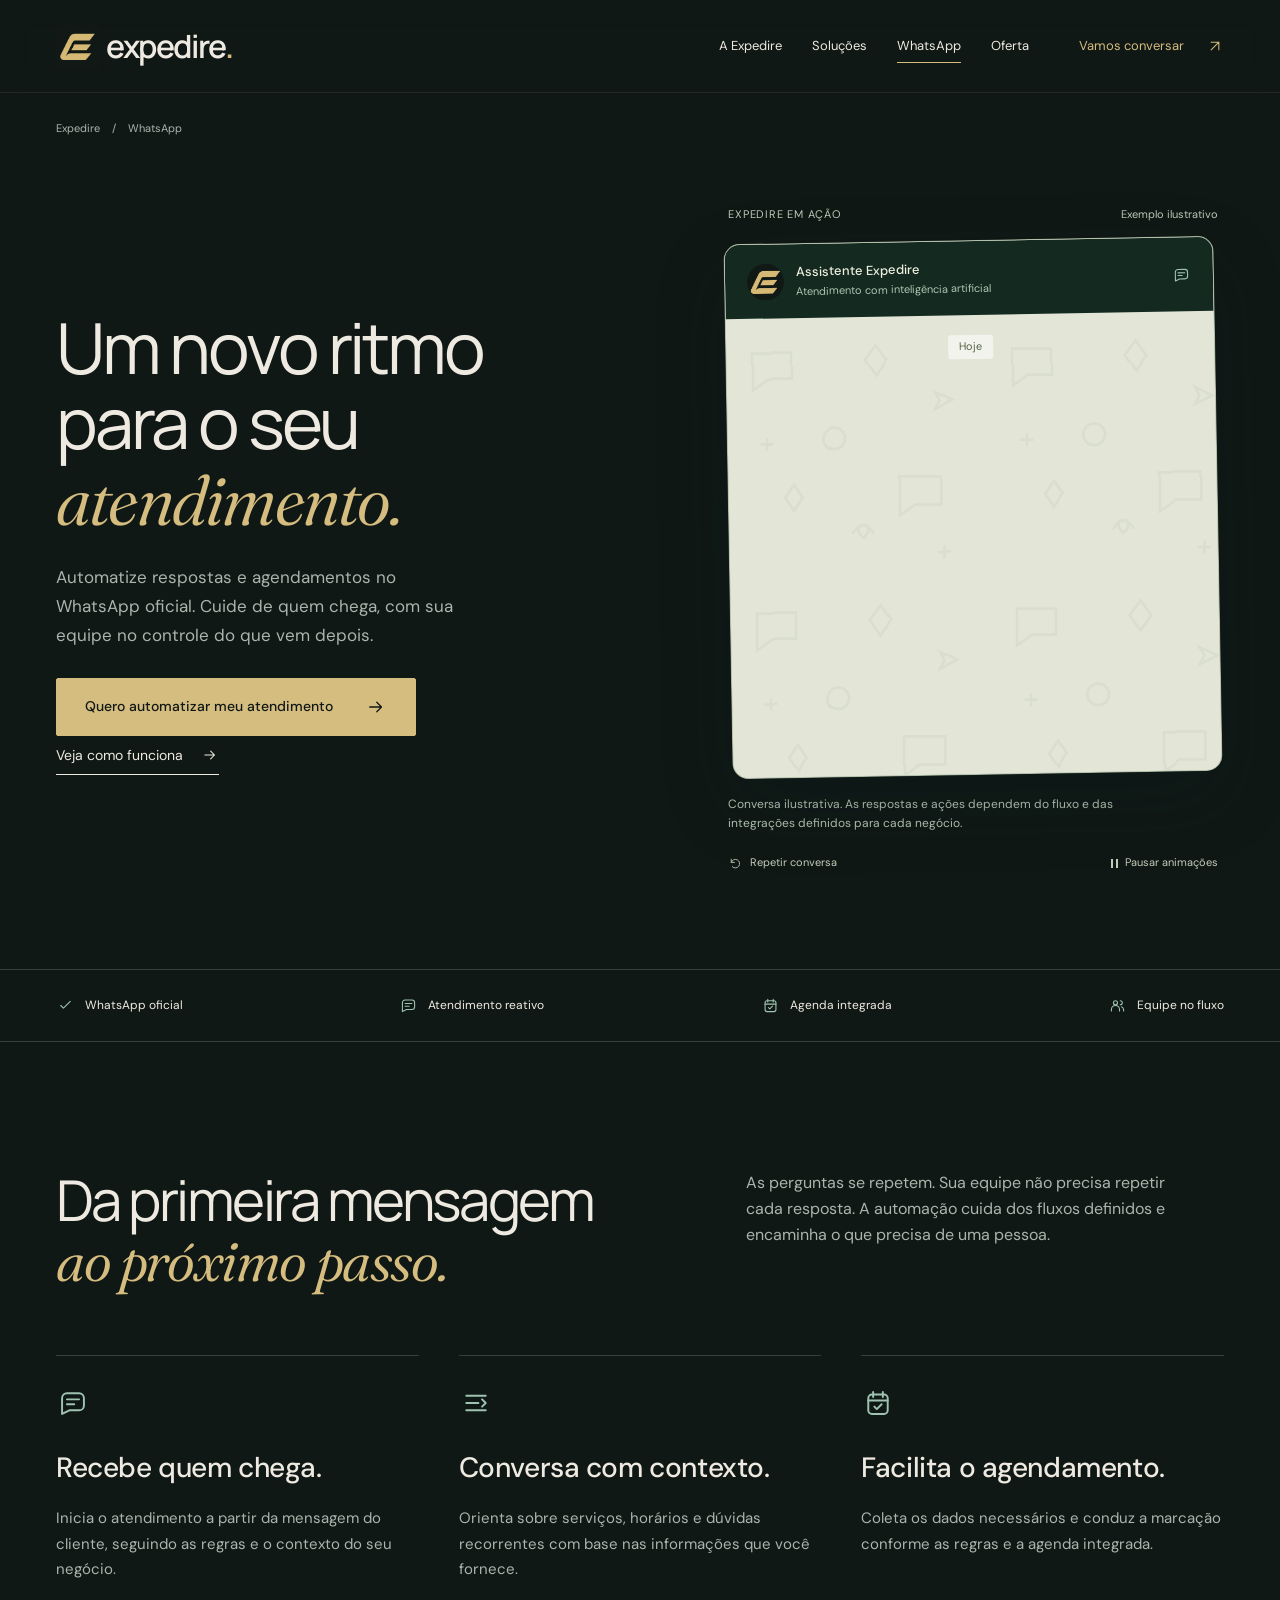
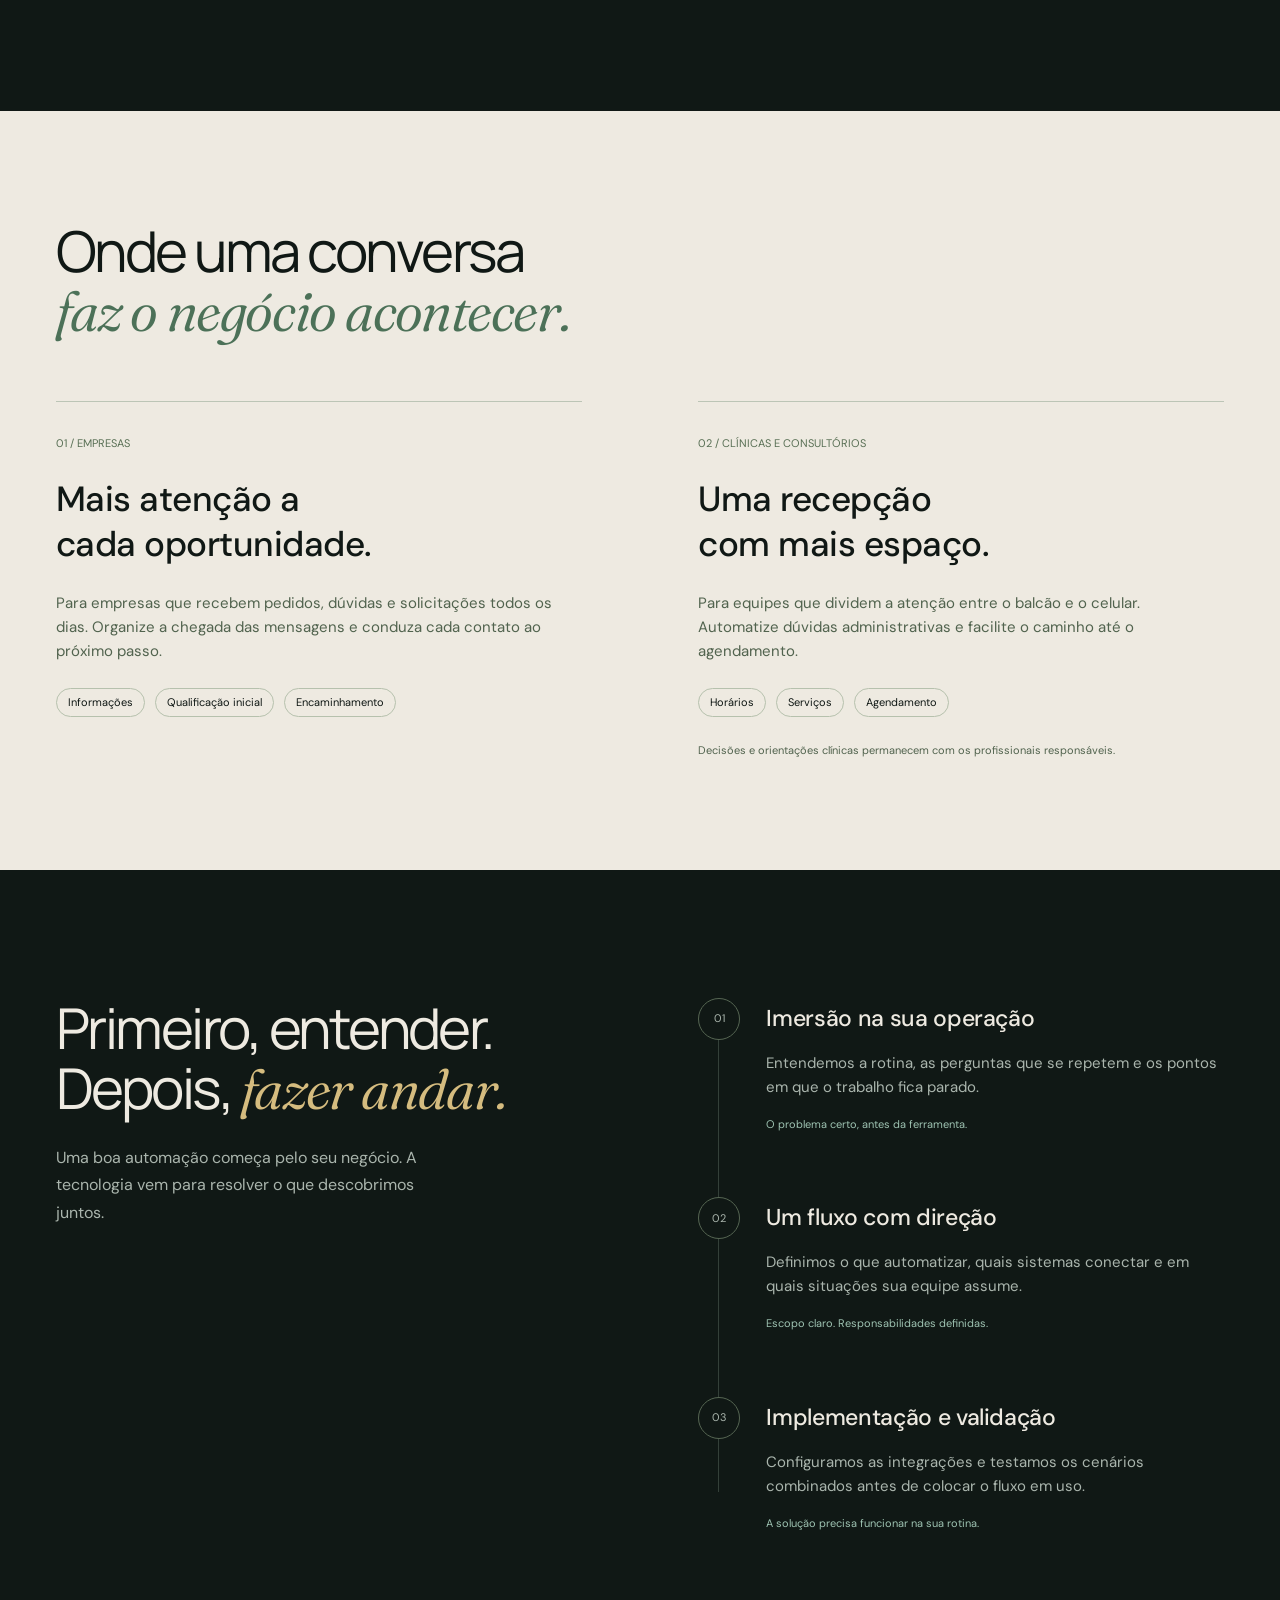
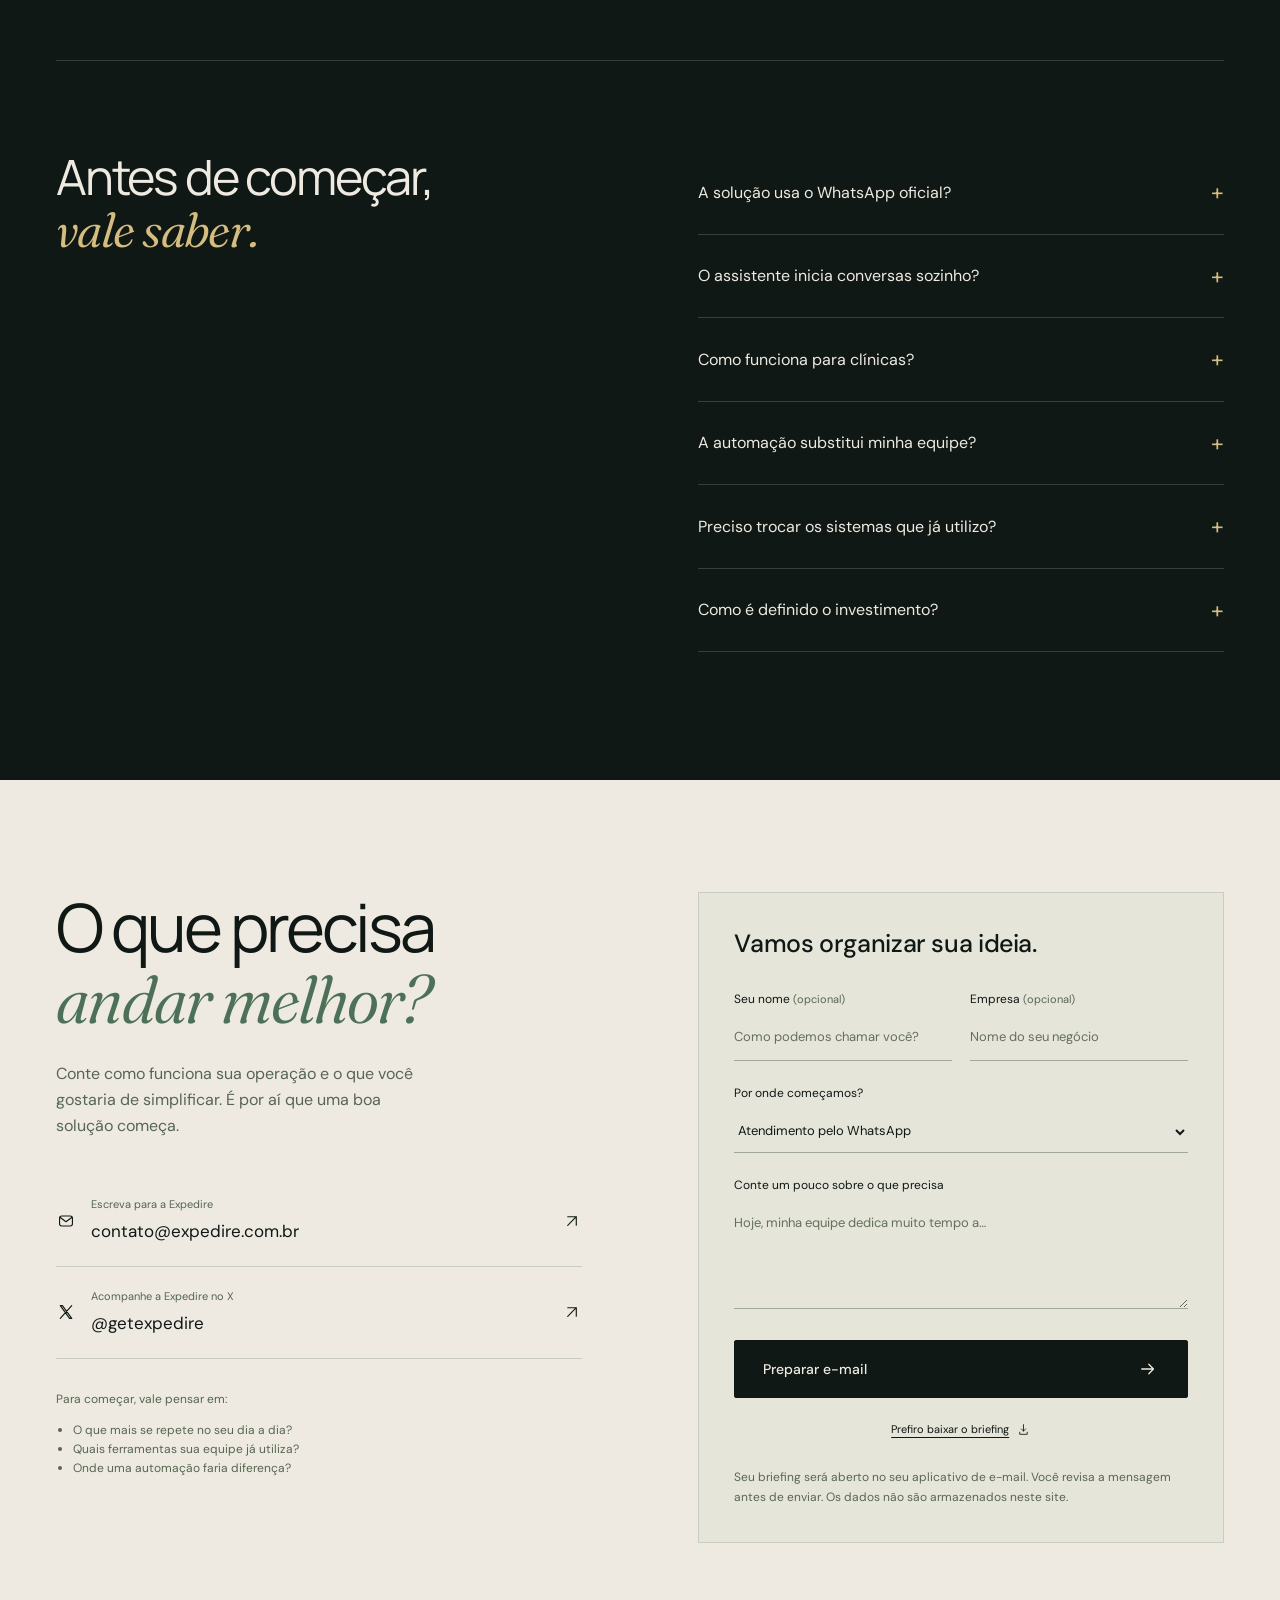
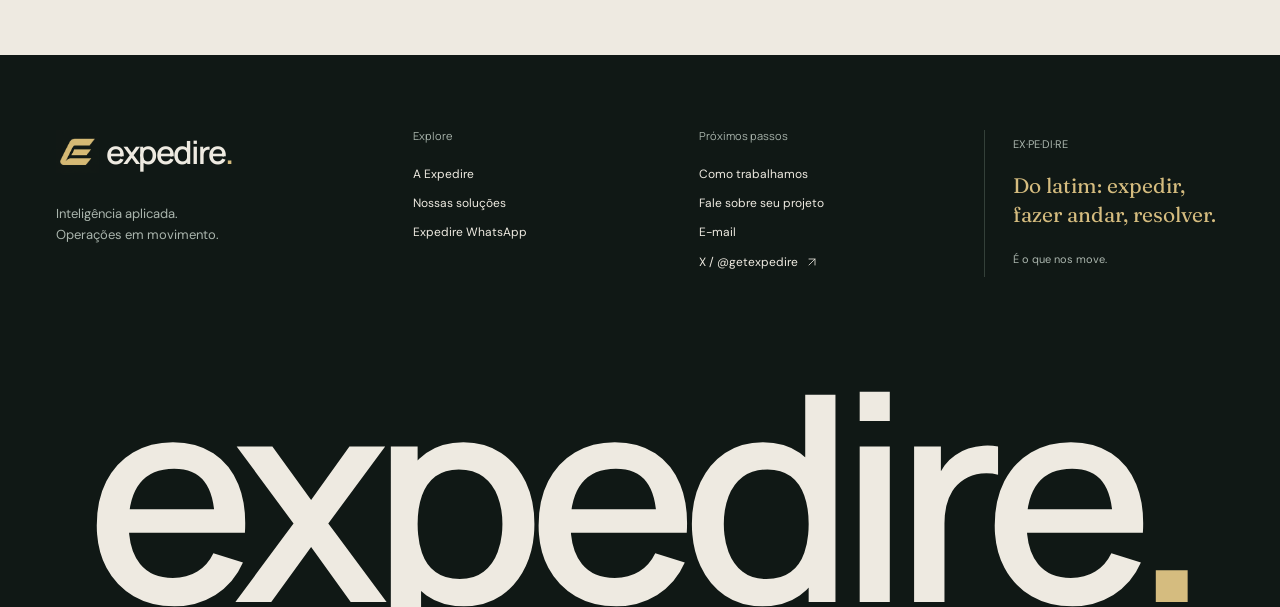
<file: whatsapp/index.html>
<!doctype html><html lang="pt-BR"><head><meta charset="utf-8"><meta name="viewport" content="width=device-width, initial-scale=1"><meta http-equiv="refresh" content="0;url=../whatsapp.html"><title>Expedire WhatsApp</title><link rel="canonical" href="https://expedire.com.br/whatsapp"></head><body><p><a href="../whatsapp.html">Conheça o Expedire WhatsApp</a></p></body></html>
</file>
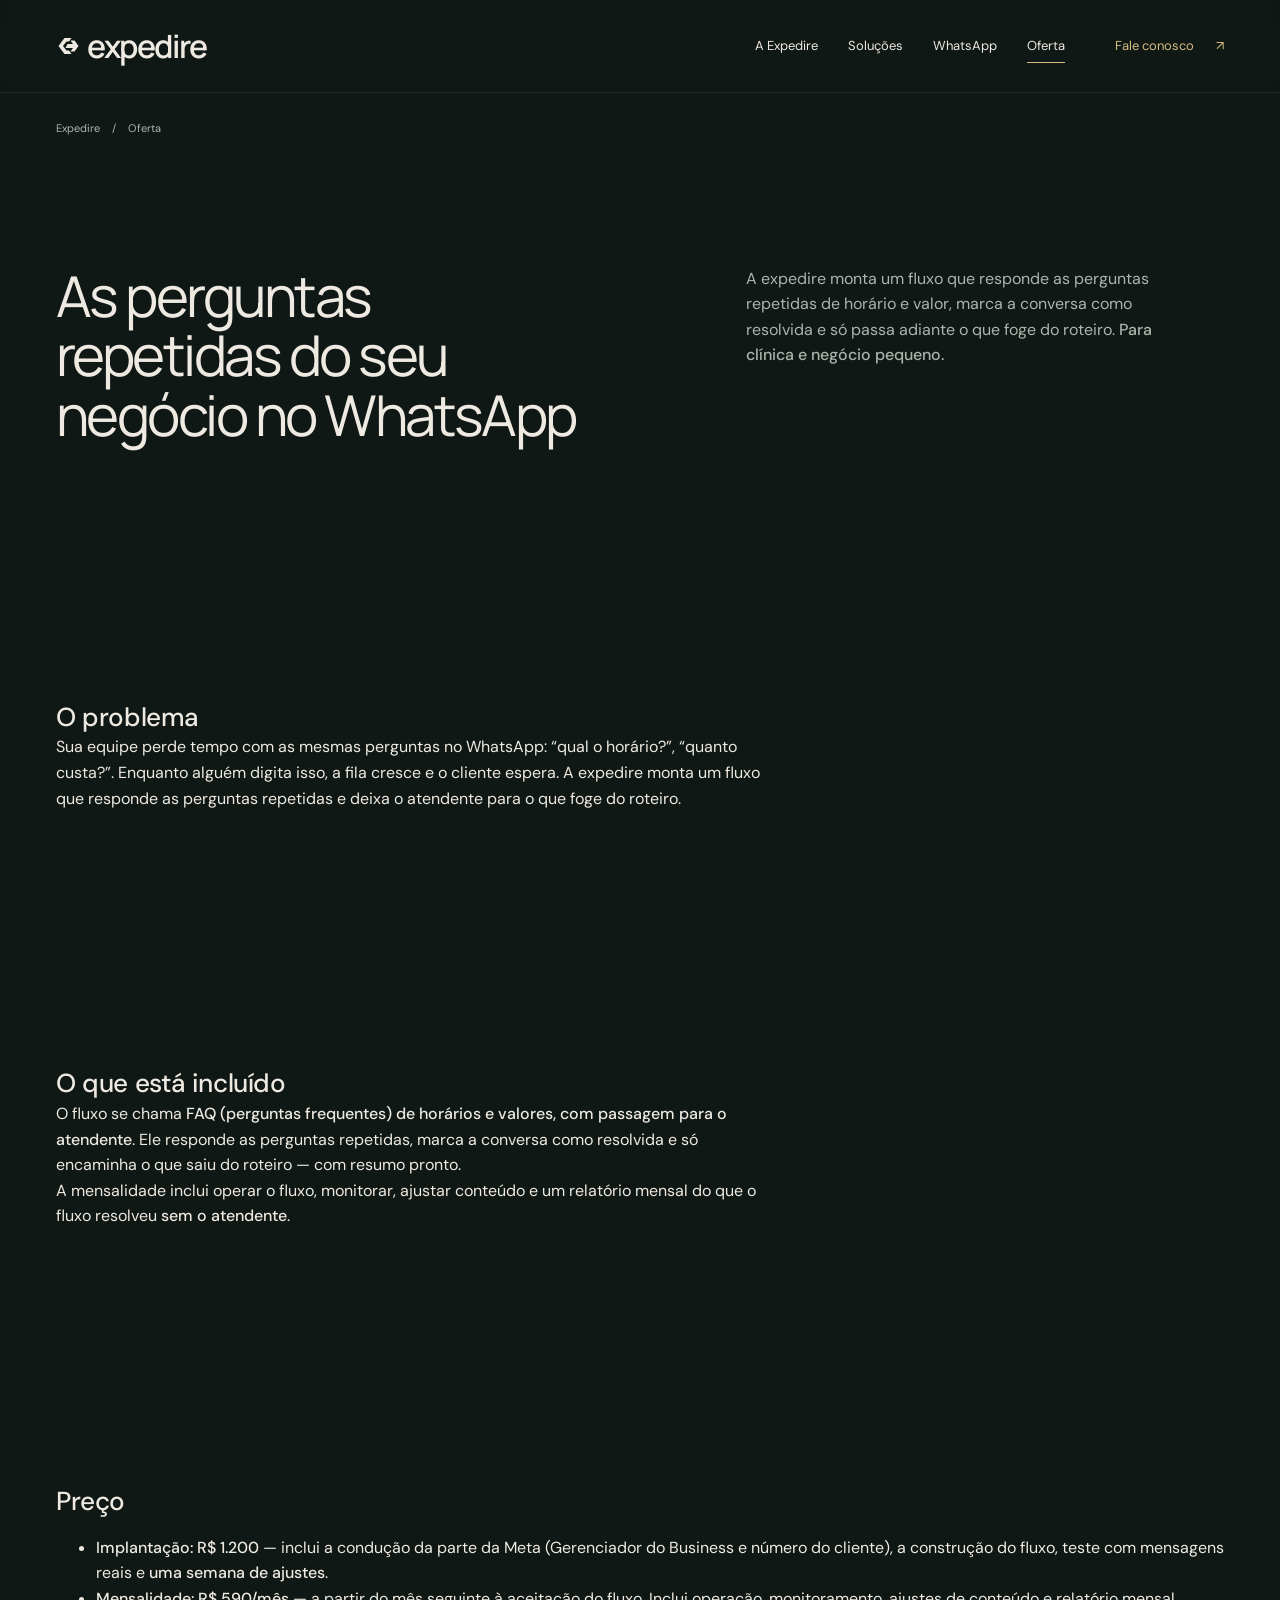
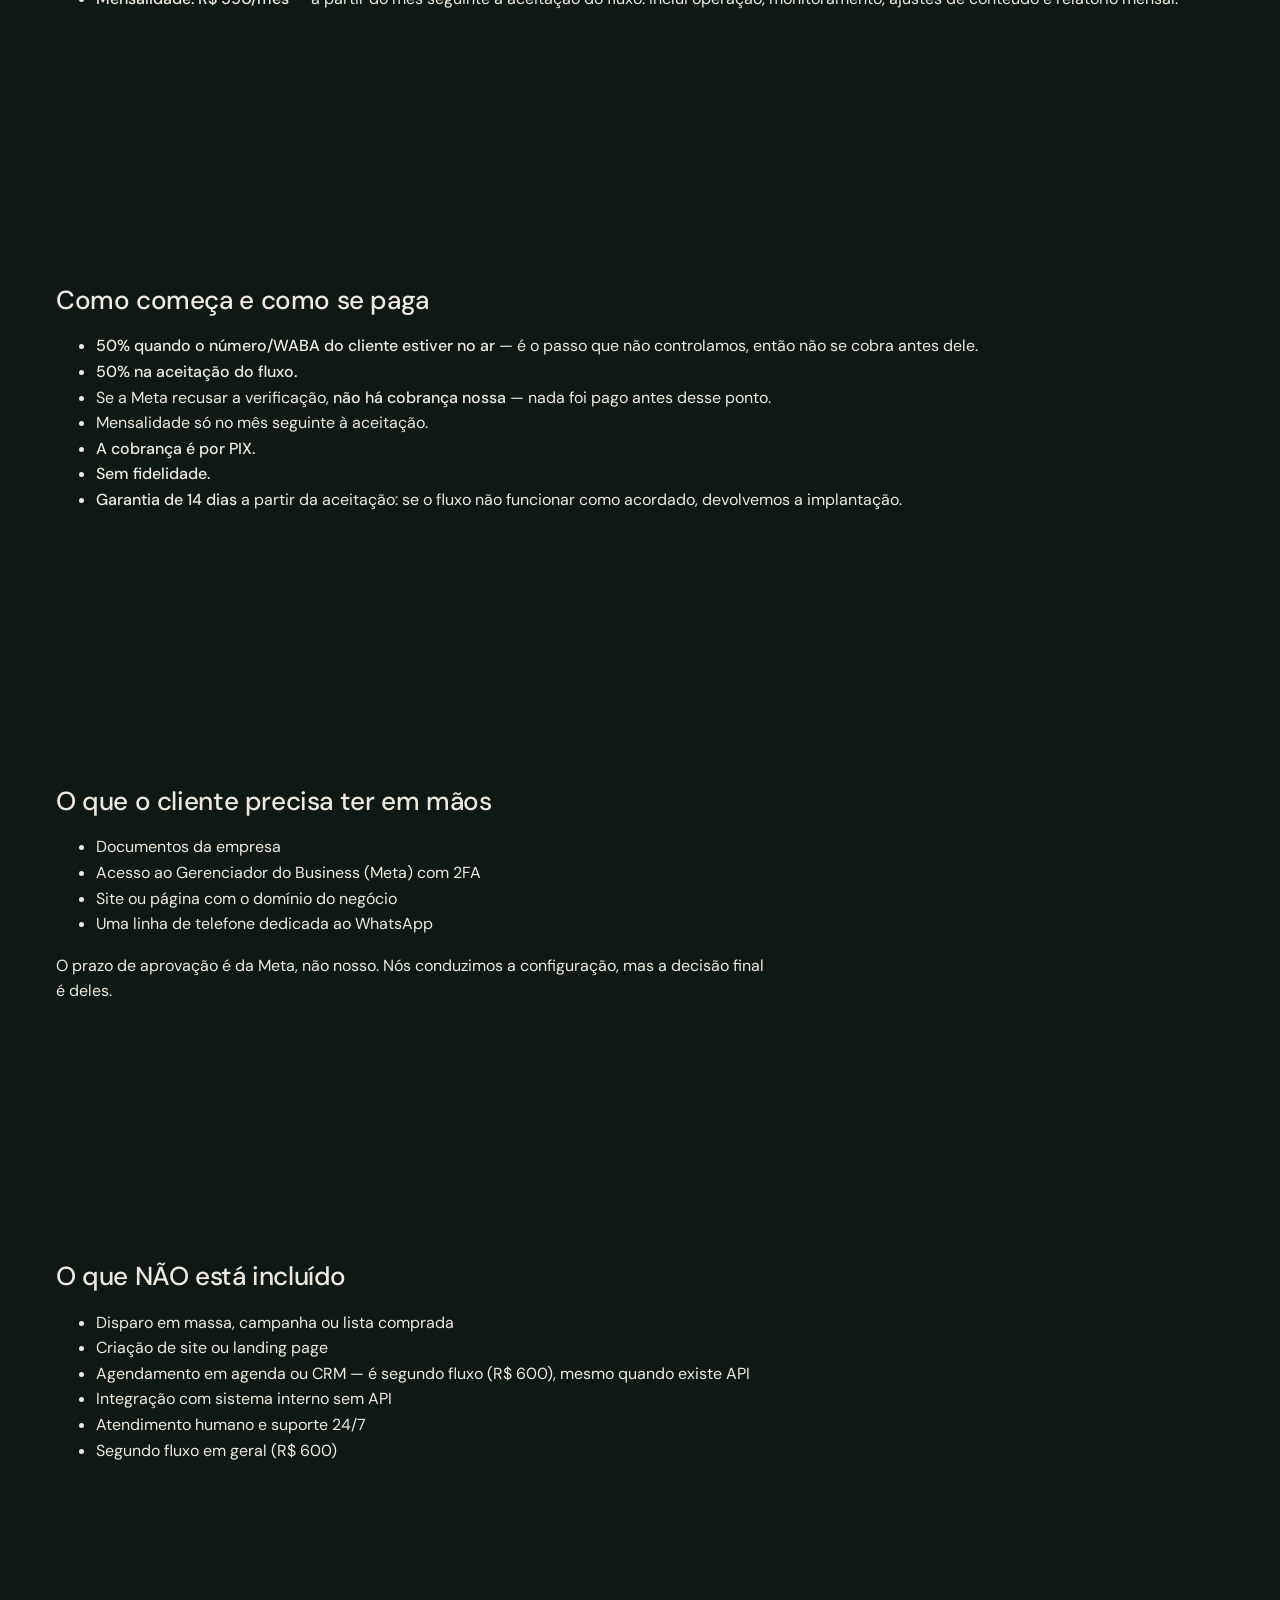
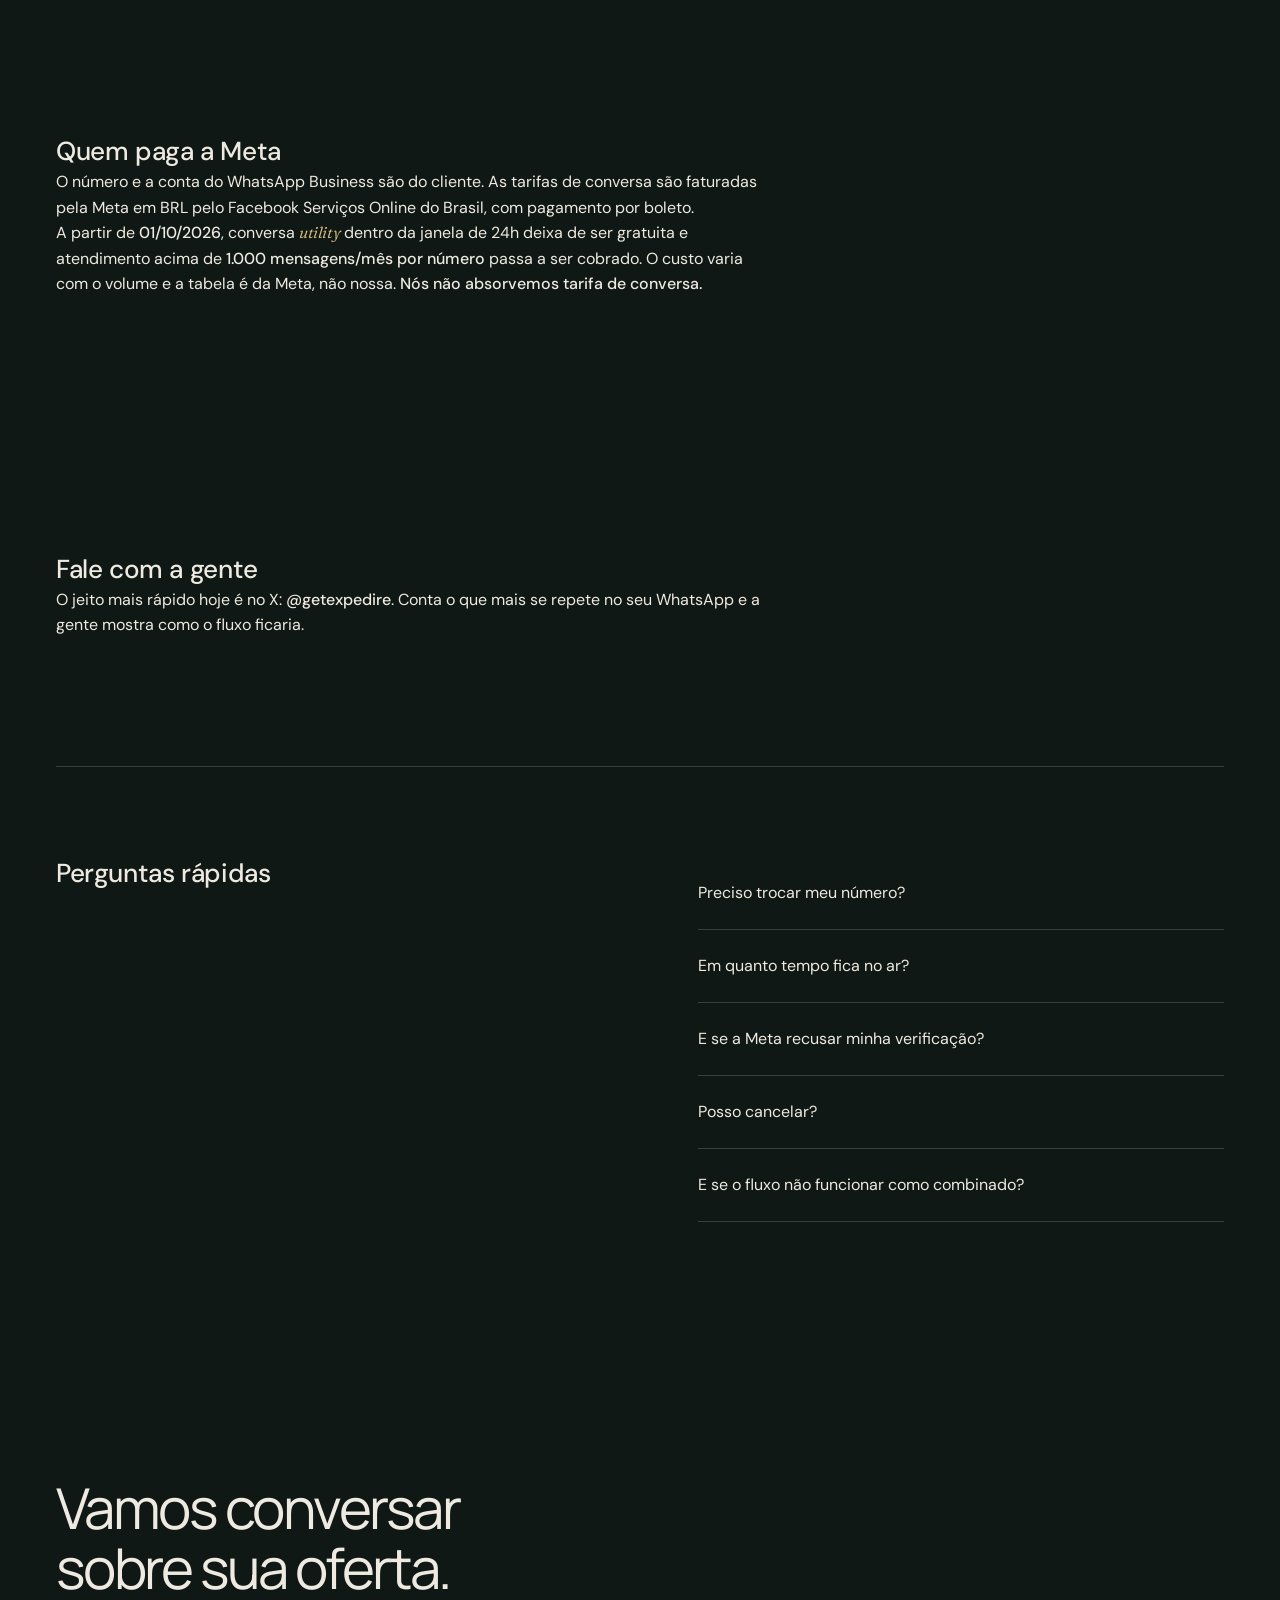
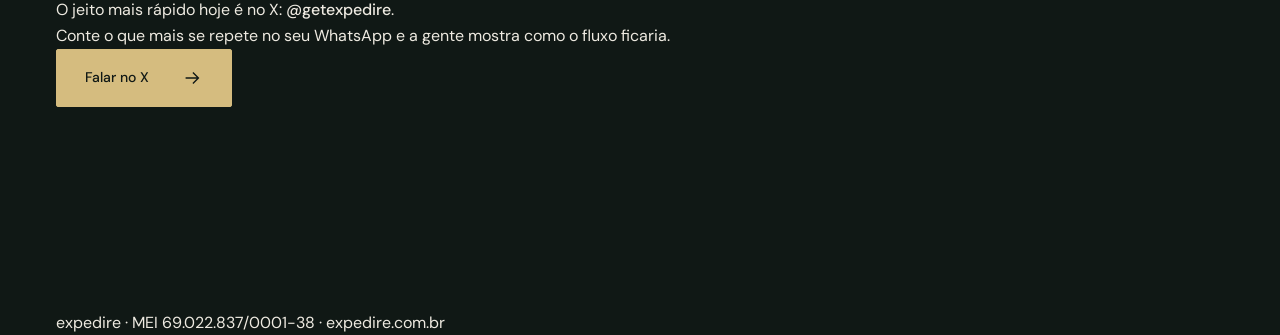
<file: oferta.html>
<!doctype html><html lang="pt-BR"><head><meta charset="utf-8"><meta name="viewport" content="width=device-width, initial-scale=1"><meta name="theme-color" content="#11130f"><title>Expedire — Oferta: FAQ de horários e valores para WhatsApp</title><meta name="description" content="FAQ de horários e valores para WhatsApp. Fluxo que responde perguntas repetidas e passa adiante o que foge do roteiro. Para clínica e negócio pequeno."><link rel="canonical" href="https://expedire.com.br/oferta"><meta property="og:type" content="website"><meta property="og:locale" content="pt_BR"><meta property="og:title" content="Expedire — Oferta: FAQ de horários e valores para WhatsApp"><meta property="og:description" content="FAQ de horários e valores para WhatsApp. Fluxo que responde perguntas repetidas e passa adiante o que foge do roteiro. Para clínica e negócio pequeno."><meta property="og:url" content="https://expedire.com.br/oferta"><link rel="icon" href="assets/favicon.svg" type="image/svg+xml"><link rel="preload" href="assets/fonts/fraunces-variable.ttf" as="font" type="font/ttf" crossorigin><link rel="stylesheet" href="style.css"><script src="script.js" defer></script></head><body><a class="skip" href="#conteudo">Pular para o conteúdo</a><header class="site-header"><div class="wrap header-inner"><a class="logo" href="index.html" aria-label="Expedire — início"><svg class="brand-symbol" viewBox="0 0 48 48" fill="none" aria-hidden="true"><path d="M31 8H17L5 24l12 16h14l-5-7h-5l-7-9 7-9h5Z" fill="currentColor"/><path d="M23 20h11l-5-7h8l8 11-8 11h-8l5-7H19Z" fill="currentColor"/></svg><span class="brand-wordmark">expedire</span></a><button class="menu-toggle" aria-expanded="false" aria-controls="navegacao" type="button">Menu</button><nav class="nav" id="navegacao" aria-label="Navegação principal"><a href="index.html#expedire">A Expedire</a><a href="index.html#solucoes">Soluções</a><a href="whatsapp.html">WhatsApp</a><a href="oferta.html" aria-current="page">Oferta</a><a class="nav-contact" href="https://x.com/getexpedire">Fale conosco <span aria-hidden="true">↗</span></a></nav></div></header><main id="conteudo"><div class="wrap breadcrumb"><a href="index.html">Expedire</a><span aria-hidden="true"> / </span><span>Oferta</span></div><section class="wrap section"><div class="section-head"><h2>As perguntas repetidas do seu negócio no WhatsApp</h2><p>A expedire monta um fluxo que responde as perguntas repetidas de horário e valor, marca a conversa como resolvida e só passa adiante o que foge do roteiro. <strong>Para clínica e negócio pequeno.</strong></p></div></section><section class="wrap section" id="problema"><h3>O problema</h3><p>Sua equipe perde tempo com as mesmas perguntas no WhatsApp: &ldquo;qual o horário?&rdquo;, &ldquo;quanto custa?&rdquo;. Enquanto alguém digita isso, a fila cresce e o cliente espera. A expedire monta um fluxo que responde as perguntas repetidas e deixa o atendente para o que foge do roteiro.</p></section><section class="wrap section" id="incluido"><h3>O que está incluído</h3><p>O fluxo se chama <strong>FAQ (perguntas frequentes) de horários e valores, com passagem para o atendente</strong>. Ele responde as perguntas repetidas, marca a conversa como resolvida e só encaminha o que saiu do roteiro &mdash; com resumo pronto.</p><p>A mensalidade inclui operar o fluxo, monitorar, ajustar conteúdo e um relatório mensal do que o fluxo resolveu <strong>sem o atendente</strong>.</p></section><section class="wrap section" id="preco"><h3>Preço</h3><ul><li><strong>Implantação: R$ 1.200</strong> &mdash; inclui a condução da parte da Meta (Gerenciador do Business e número do cliente), a construção do fluxo, teste com mensagens reais e <strong>uma semana de ajustes</strong>.</li><li><strong>Mensalidade: R$ 590/mês</strong> &mdash; a partir do mês seguinte à aceitação do fluxo. Inclui operação, monitoramento, ajustes de conteúdo e relatório mensal.</li></ul></section><section class="wrap section" id="como-comeca"><h3>Como começa e como se paga</h3><ul><li><strong>50% quando o número/WABA do cliente estiver no ar</strong> &mdash; é o passo que não controlamos, então não se cobra antes dele.</li><li><strong>50% na aceitação do fluxo.</strong></li><li>Se a Meta recusar a verificação, <strong>não há cobrança nossa</strong> &mdash; nada foi pago antes desse ponto.</li><li>Mensalidade só no mês seguinte à aceitação.</li><li><strong>A cobrança é por PIX.</strong></li><li><strong>Sem fidelidade.</strong></li><li><strong>Garantia de 14 dias</strong> a partir da aceitação: se o fluxo não funcionar como acordado, devolvemos a implantação.</li></ul></section><section class="wrap section" id="cliente-precisa"><h3>O que o cliente precisa ter em mãos</h3><ul><li>Documentos da empresa</li><li>Acesso ao Gerenciador do Business (Meta) com 2FA</li><li>Site ou página com o domínio do negócio</li><li>Uma linha de telefone dedicada ao WhatsApp</li></ul><p>O prazo de aprovação é da Meta, não nosso. Nós conduzimos a configuração, mas a decisão final é deles.</p></section><section class="wrap section" id="nao-incluido"><h3>O que NÃO está incluído</h3><ul><li>Disparo em massa, campanha ou lista comprada</li><li>Criação de site ou landing page</li><li>Agendamento em agenda ou CRM &mdash; é segundo fluxo (R$ 600), mesmo quando existe API</li><li>Integração com sistema interno sem API</li><li>Atendimento humano e suporte 24/7</li><li>Segundo fluxo em geral (R$ 600)</li></ul></section><section class="wrap section" id="quem-paga-meta"><h3>Quem paga a Meta</h3><p>O número e a conta do WhatsApp Business são do cliente. As tarifas de conversa são faturadas pela Meta em BRL pelo Facebook Serviços Online do Brasil, com pagamento por boleto.</p><p>A partir de <strong>01/10/2026</strong>, conversa <em>utility</em> dentro da janela de 24h deixa de ser gratuita e atendimento acima de <strong>1.000 mensagens/mês por número</strong> passa a ser cobrado. O custo varia com o volume e a tabela é da Meta, não nossa. <strong>Nós não absorvemos tarifa de conversa.</strong></p></section><section class="wrap section" id="fale-conosco"><h3>Fale com a gente</h3><p>O jeito mais rápido hoje é no X: <strong><a href="https://x.com/getexpedire">@getexpedire</a></strong>. Conta o que mais se repete no seu WhatsApp e a gente mostra como o fluxo ficaria.</p></section><section class="wrap section faq" id="perguntas-rapidas"><h3>Perguntas rápidas</h3><div><details><summary>Preciso trocar meu número?</summary><p>A API oficial do WhatsApp exige uma linha dedicada ao fluxo. Se o número que você já usa é compartilhado com o atendimento, a gente vê na conversa se dá para migrar ou usar outra linha &mdash; isso faz parte da implantação.</p></details><details><summary>Em quanto tempo fica no ar?</summary><p>Depende da aprovação da Meta, que é o passo que não controlamos. Nós conduzimos a configuração, mas o prazo final é deles.</p></details><details><summary>E se a Meta recusar minha verificação?</summary><p>Se a Meta recusar, você não paga nada. Se aprovar: <strong>50% com o número no ar</strong> e <strong>50% quando você aceitar o fluxo</strong>.</p></details><details><summary>Posso cancelar?</summary><p>Sim. Sem fidelidade &mdash; a mensalidade para no ciclo seguinte.</p></details><details><summary>E se o fluxo não funcionar como combinado?</summary><p>Você tem <strong>14 dias</strong> a partir da aceitação: se o fluxo não funcionar como acordado, devolvemos a implantação.</p></details></div></section><section class="wrap section contact" id="contato" aria-labelledby="contato-titulo"><div><h2 id="contato-titulo">Vamos conversar<br>sobre sua oferta.</h2><p>O jeito mais rápido hoje é no X: <strong>@getexpedire</strong>.</p></div><div class="contact-box"><div class="contact-live"><p>Conte o que mais se repete no seu WhatsApp e a gente mostra como o fluxo ficaria.</p><a class="button" href="https://x.com/getexpedire">Falar no X <svg viewBox="0 0 24 24" fill="none" stroke="currentColor" stroke-width="1.5" aria-hidden="true"><path d="M5 12h14M13 6l6 6-6 6"/></svg></a></div></div></section></main><footer class="site-footer"><div class="wrap"><div class="footer-inner"><p>expedire · MEI 69.022.837/0001-38 · expedire.com.br</p></div></div></footer></body></html>
</file>
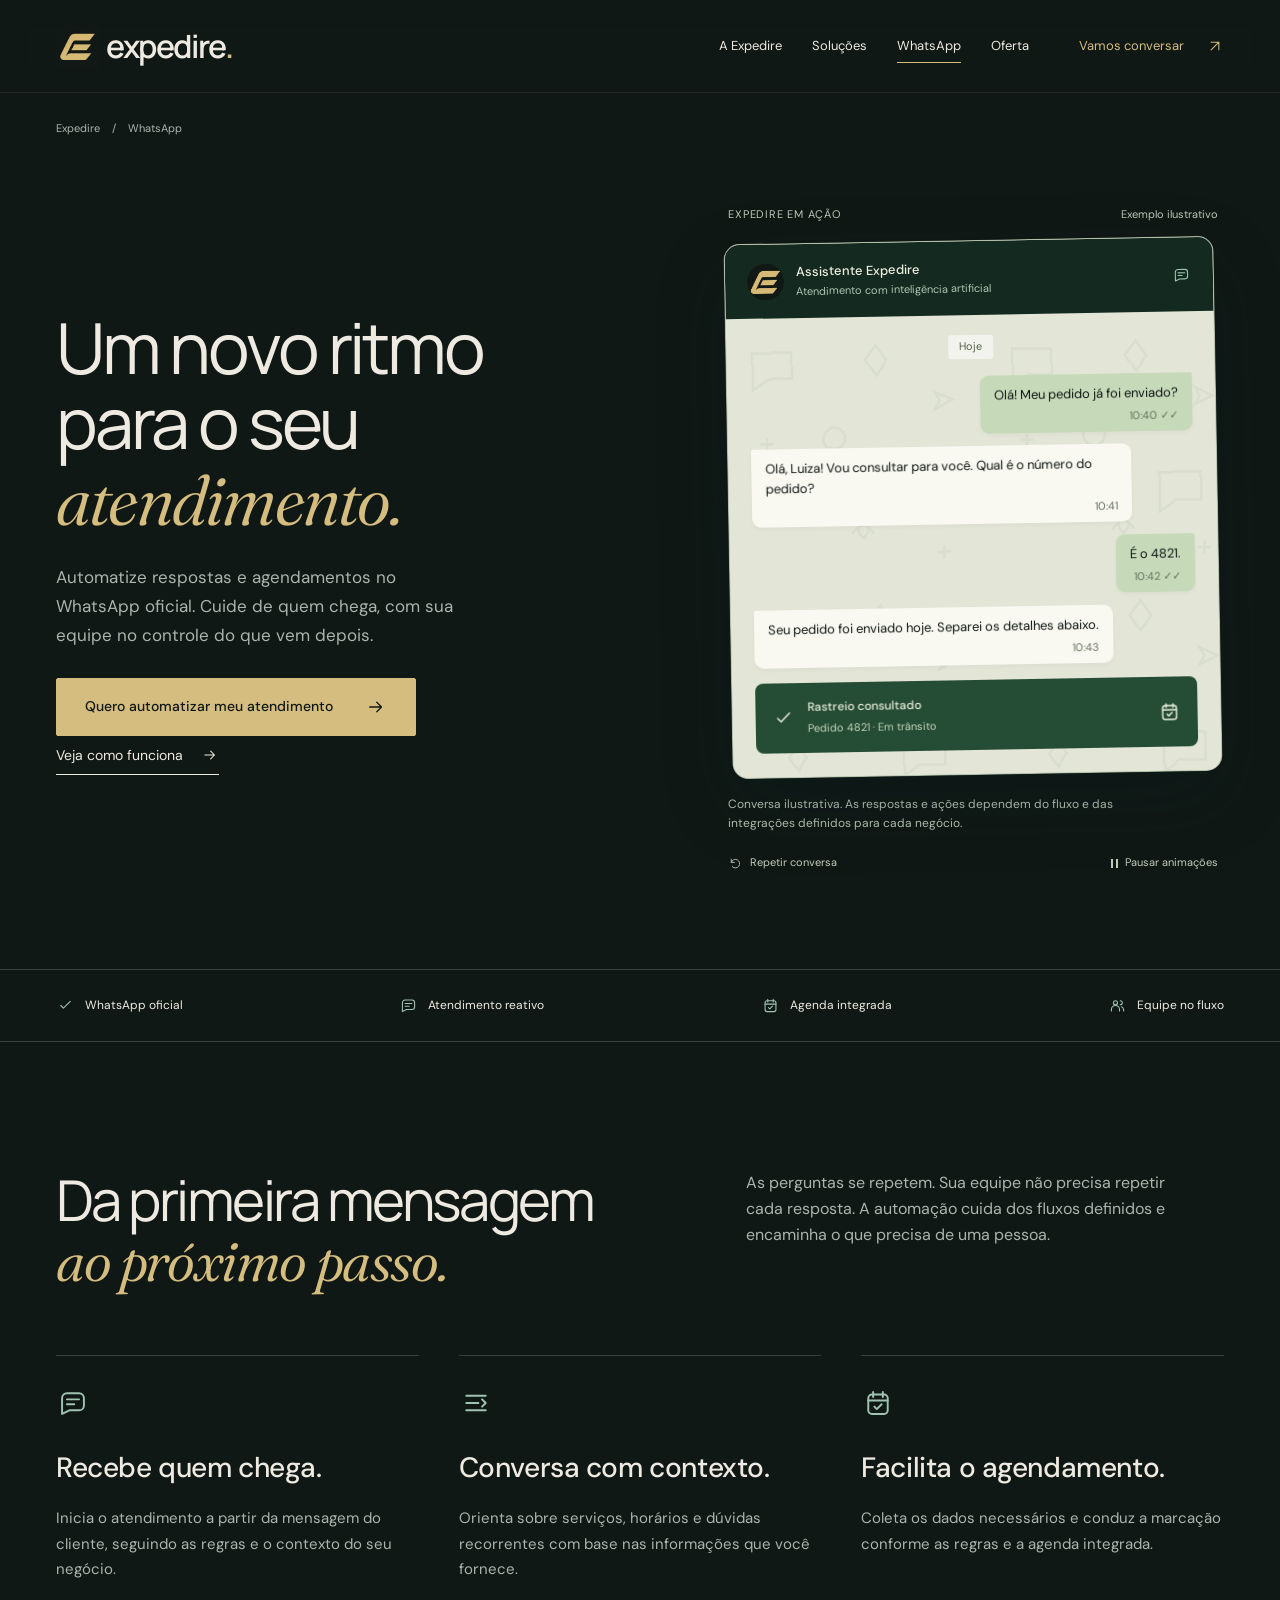
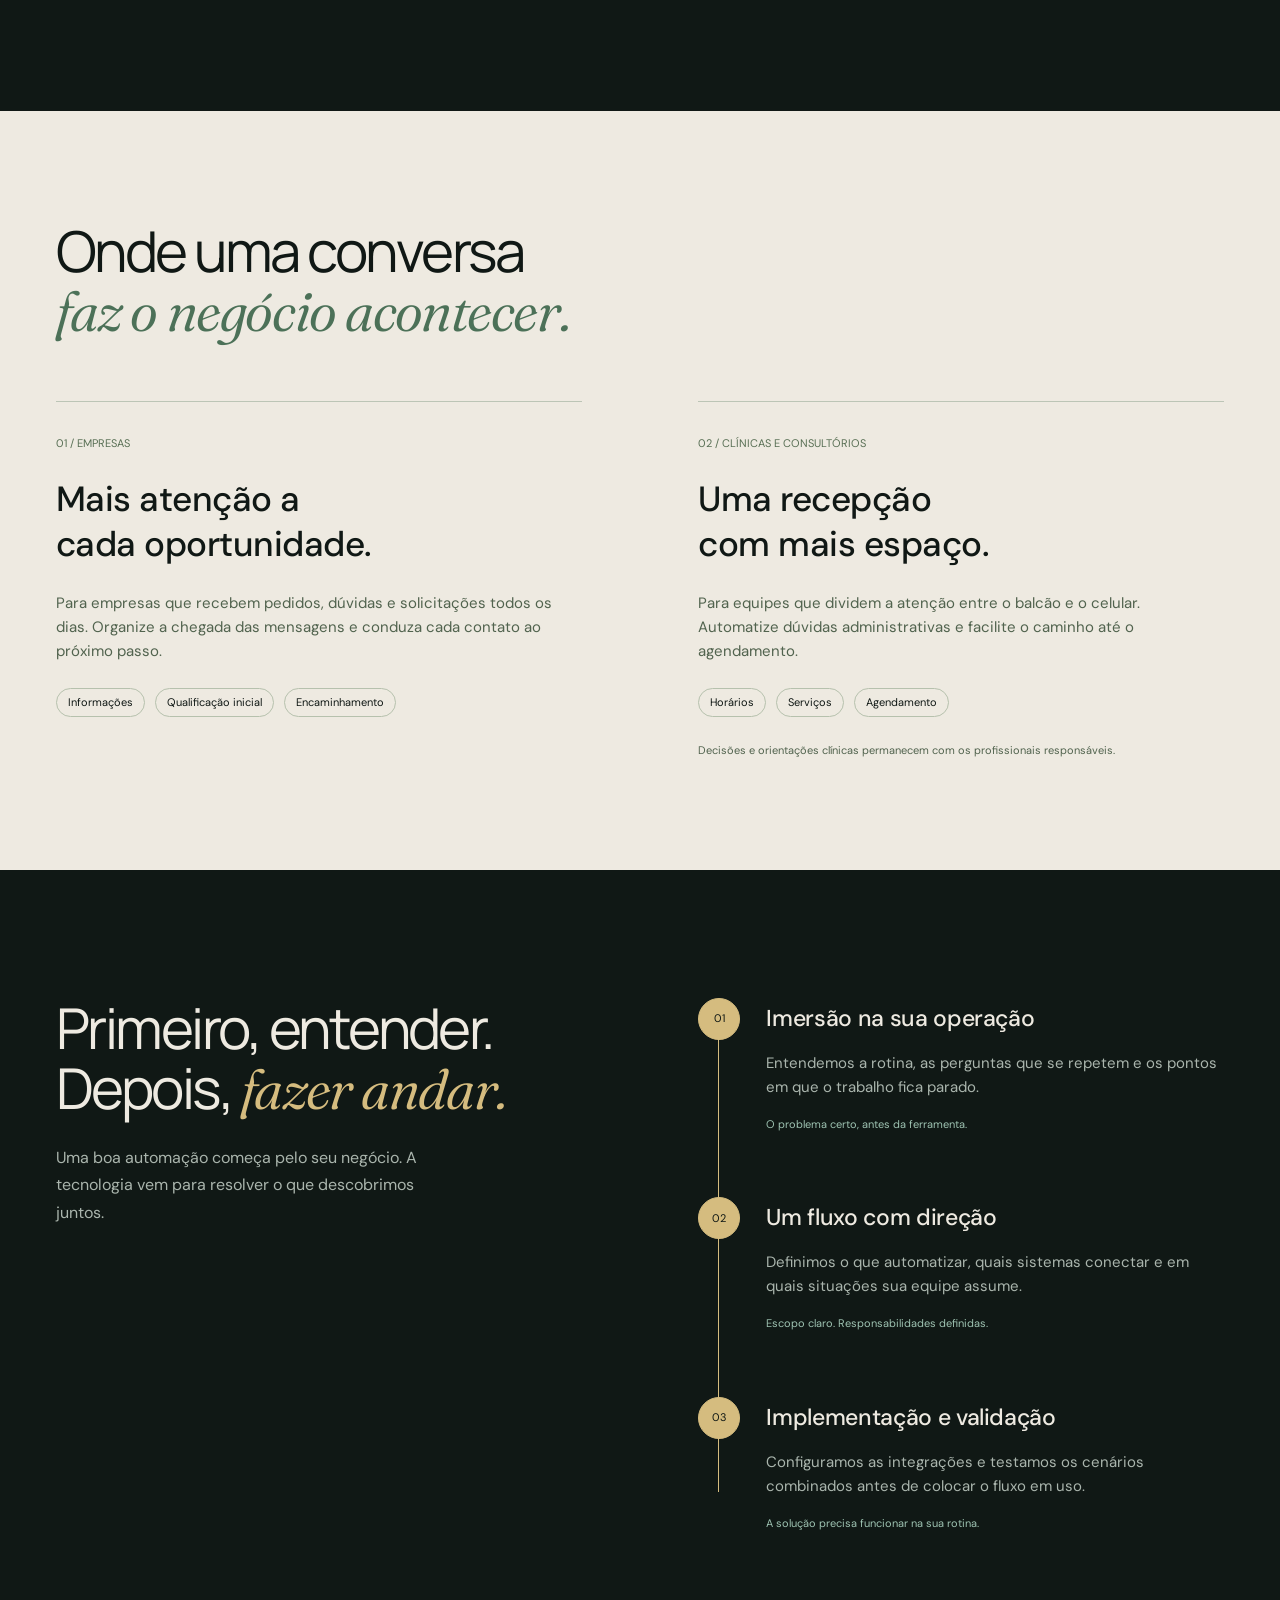
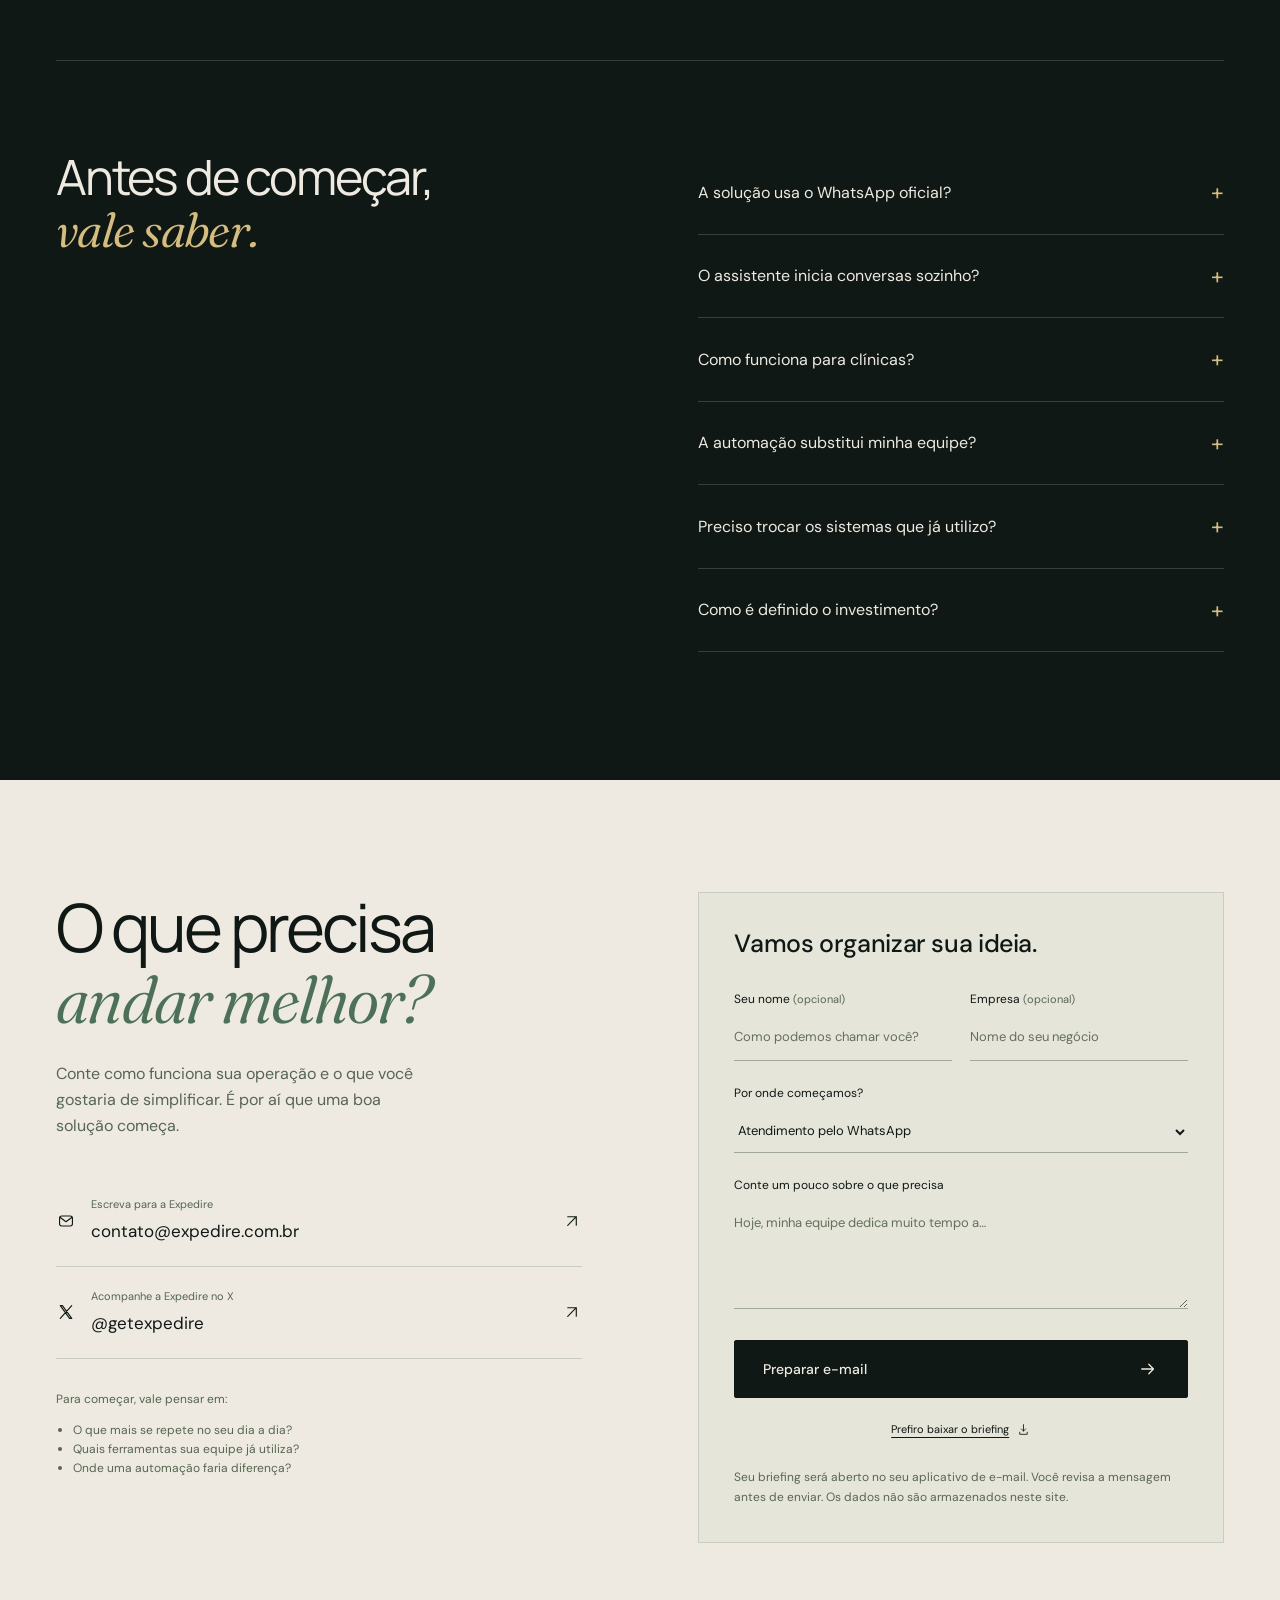
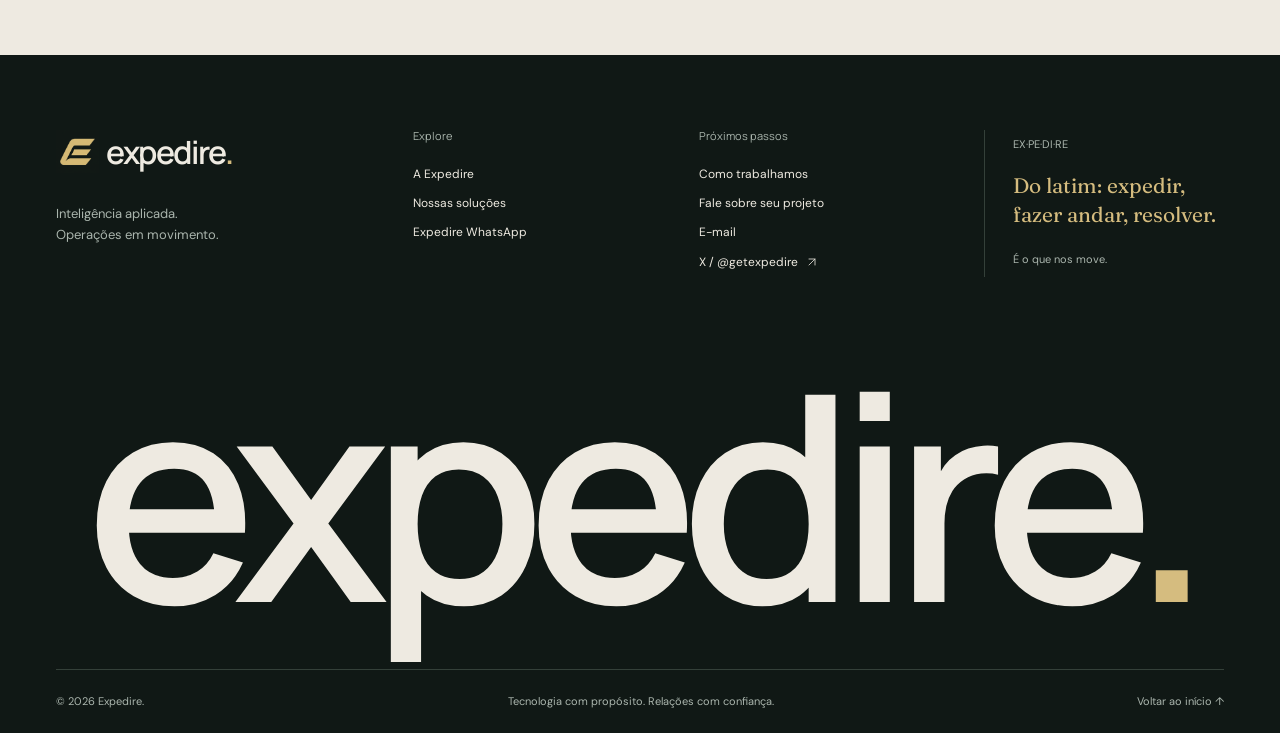
<file: whatsapp.html>
<!doctype html>
<html lang="pt-BR">
  <head>
    <meta charset="utf-8" />
    <meta name="viewport" content="width=device-width, initial-scale=1" />
    <meta name="theme-color" content="#101815" />
    <title>Expedire WhatsApp — Atendimento que faz a conversa avançar</title>
    <meta
      name="description"
      content="Atendimento e agendamento com IA pelo WhatsApp oficial, com fluxos definidos para sua empresa e sua equipe no controle."
    />
    <link rel="canonical" href="https://expedire.com.br/whatsapp" />
    <meta property="og:type" content="website" />
    <meta property="og:locale" content="pt_BR" />
    <meta
      property="og:title"
      content="Expedire WhatsApp — Atendimento que faz a conversa avançar"
    />
    <meta
      property="og:description"
      content="Atendimento e agendamento com IA pelo WhatsApp oficial, com fluxos definidos para sua empresa e sua equipe no controle."
    />
    <meta property="og:url" content="https://expedire.com.br/whatsapp" />
    <link
      rel="icon"
      href="assets/brand/expedire-mark-128.png"
      type="image/png"
    />
    <link
      rel="preload"
      href="assets/fonts/manrope-400.ttf"
      as="font"
      type="font/ttf"
      crossorigin
    />
    <link
      rel="preload"
      href="assets/fonts/fraunces-italic-variable.ttf"
      as="font"
      type="font/ttf"
      crossorigin
    />
    <link rel="stylesheet" href="style.css" />
    <script src="contact-config.js" defer></script>
    <script src="script.js" defer></script>
    <script src="motion.js" defer></script>
  </head>
  <body class="whatsapp-page">
    <a class="skip" href="#conteudo">Pular para o conteúdo</a>
    <header class="site-header">
      <div class="wrap header-inner">
        <a class="logo" href="index.html" aria-label="Expedire — início"
          ><img
            src="assets/brand/expedire-mark-128.png"
            width="42"
            height="42"
            alt=""
          /><span>expedire<span class="brand-period">.</span></span></a
        >
        <button
          class="menu-toggle"
          aria-expanded="false"
          aria-controls="navegacao"
          type="button"
        >
          <span>Menu</span><span class="menu-lines" aria-hidden="true"></span>
        </button>
        <nav id="navegacao" class="nav" aria-label="Navegação principal">
          <a href="index.html#expedire">A Expedire</a
          ><a href="index.html#solucoes">Soluções</a>
          <a href="whatsapp.html" aria-current="page">WhatsApp</a>
          <a href="oferta/">Oferta</a
          ><a class="nav-contact" href="#contato"
            >Vamos conversar
            <svg
              class="ui-icon"
              viewBox="-2 -2 28 28"
              fill="none"
              stroke="currentColor"
              stroke-width="1.6"
              stroke-linecap="round"
              stroke-linejoin="round"
              aria-hidden="true"
            >
              <path d="M6 18 18 6M6 6h12v12" /></svg
          ></a>
        </nav>
      </div>
    </header>
    <main id="conteudo">
      <div class="wrap breadcrumb">
        <a href="index.html">Expedire</a><span>/</span><span>WhatsApp</span>
      </div>
      <section class="wrap product-hero">
        <div class="hero-copy">
          <h1>Um novo ritmo<br />para o seu<br /><em>atendimento.</em></h1>
          <p class="hero-description">
            Automatize respostas e agendamentos no WhatsApp oficial. Cuide de
            quem chega, com sua equipe no controle do que vem depois.
          </p>
          <div class="actions">
            <a class="button" href="#contato"
              >Quero automatizar meu atendimento<svg
                class="ui-icon"
                viewBox="-2 -2 28 28"
                fill="none"
                stroke="currentColor"
                stroke-width="1.6"
                stroke-linecap="round"
                stroke-linejoin="round"
                aria-hidden="true"
              >
                <path d="M4 12h15m-6-6 6 6-6 6" /></svg
            ></a>
          </div>
          <a class="text-link" href="#como-funciona"
            >Veja como funciona
            <svg
              class="ui-icon"
              viewBox="-2 -2 28 28"
              fill="none"
              stroke="currentColor"
              stroke-width="1.6"
              stroke-linecap="round"
              stroke-linejoin="round"
              aria-hidden="true"
            >
              <path d="M4 12h15m-6-6 6 6-6 6" /></svg
          ></a>
        </div>
        <figure class="conversation-demo" data-conversation>
          <div class="demo-toolbar">
            <span>EXPEDIRE EM AÇÃO</span
            ><span class="demo-label">Exemplo ilustrativo</span>
          </div>
          <div class="chat">
            <div class="chat-header">
              <img
                src="assets/brand/expedire-mark-128.png"
                width="40"
                height="40"
                alt=""
              />
              <div>
                <strong>Assistente Expedire</strong
                ><span>Atendimento com inteligência artificial</span>
              </div>
              <svg
                class="ui-icon"
                viewBox="-2 -2 28 28"
                fill="none"
                stroke="currentColor"
                stroke-width="1.6"
                stroke-linecap="round"
                stroke-linejoin="round"
                aria-hidden="true"
              >
                <path
                  d="M7 4h10a4 4 0 0 1 4 4v6a4 4 0 0 1-4 4H9l-6 3V8a4 4 0 0 1 4-4Z"
                />
                <path d="M7 9h10M7 13h6" />
              </svg>
            </div>
            <div class="chat-body">
              <span class="chat-day">Hoje</span>
              <div class="bubble customer" data-message>
                <p>Olá! Meu pedido já foi enviado?</p>
                <span class="chat-time">10:40 ✓✓</span>
              </div>
              <div class="bubble assistant" data-message>
                <p>
                  Olá, Luiza! Vou consultar para você. Qual é o número do
                  pedido?
                </p>
                <span class="chat-time">10:41 </span>
              </div>
              <div class="bubble customer" data-message>
                <p>É o 4821.</p>
                <span class="chat-time">10:42 ✓✓</span>
              </div>
              <div class="bubble assistant" data-message>
                <p>Seu pedido foi enviado hoje. Separei os detalhes abaixo.</p>
                <span class="chat-time">10:43 </span>
              </div>
              <div class="appointment" data-message>
                <svg
                  class="ui-icon"
                  viewBox="-2 -2 28 28"
                  fill="none"
                  stroke="currentColor"
                  stroke-width="1.6"
                  stroke-linecap="round"
                  stroke-linejoin="round"
                  aria-hidden="true"
                >
                  <path d="m5 12 4 4L19 6" />
                </svg>
                <div>
                  <strong>Rastreio consultado</strong
                  ><span>Pedido 4821 · Em trânsito</span>
                </div>
                <svg
                  class="ui-icon"
                  viewBox="-2 -2 28 28"
                  fill="none"
                  stroke="currentColor"
                  stroke-width="1.6"
                  stroke-linecap="round"
                  stroke-linejoin="round"
                  aria-hidden="true"
                >
                  <rect x="4" y="5" width="16" height="16" rx="3" />
                  <path d="M8 3v4M16 3v4M4 10h16m-11 5 2 2 4-4" />
                </svg>
              </div>
            </div>
          </div>
          <figcaption>
            Conversa ilustrativa. As respostas e ações dependem do fluxo e das
            integrações definidos para cada negócio.
          </figcaption>
          <div class="conversation-controls">
            <button
              type="button"
              data-replay
              aria-label="Repetir conversa"
              hidden
            >
              <svg
                class="ui-icon"
                viewBox="-2 -2 28 28"
                fill="none"
                stroke="currentColor"
                stroke-width="1.6"
                aria-hidden="true"
              >
                <path d="M4 10a8 8 0 1 1 2 8M4 4v6h6" /></svg
              ><span>Repetir conversa</span></button
            ><button
              class="motion-toggle"
              type="button"
              aria-pressed="false"
              hidden
            >
              <span class="pause-icon" aria-hidden="true"></span
              ><span data-motion-label>Pausar animações</span>
            </button>
          </div>
        </figure>
      </section>
      <div class="capability-strip">
        <div class="wrap capabilities">
          <span
            ><svg
              class="ui-icon"
              viewBox="-2 -2 28 28"
              fill="none"
              stroke="currentColor"
              stroke-width="1.6"
              stroke-linecap="round"
              stroke-linejoin="round"
              aria-hidden="true"
            >
              <path d="m5 12 4 4L19 6" /></svg
            >WhatsApp oficial</span
          ><span
            ><svg
              class="ui-icon"
              viewBox="-2 -2 28 28"
              fill="none"
              stroke="currentColor"
              stroke-width="1.6"
              stroke-linecap="round"
              stroke-linejoin="round"
              aria-hidden="true"
            >
              <path
                d="M7 4h10a4 4 0 0 1 4 4v6a4 4 0 0 1-4 4H9l-6 3V8a4 4 0 0 1 4-4Z"
              />
              <path d="M7 9h10M7 13h6" /></svg
            >Atendimento reativo</span
          ><span
            ><svg
              class="ui-icon"
              viewBox="-2 -2 28 28"
              fill="none"
              stroke="currentColor"
              stroke-width="1.6"
              stroke-linecap="round"
              stroke-linejoin="round"
              aria-hidden="true"
            >
              <rect x="4" y="5" width="16" height="16" rx="3" />
              <path d="M8 3v4M16 3v4M4 10h16m-11 5 2 2 4-4" /></svg
            >Agenda integrada</span
          ><span
            ><svg
              class="ui-icon"
              viewBox="-2 -2 28 28"
              fill="none"
              stroke="currentColor"
              stroke-width="1.6"
              stroke-linecap="round"
              stroke-linejoin="round"
              aria-hidden="true"
            >
              <circle cx="9" cy="8" r="3" />
              <path
                d="M3 20v-2a6 6 0 0 1 12 0v2M16 5a3 3 0 0 1 0 6M18 14a5 5 0 0 1 3 4.6V20"
              /></svg
            >Equipe no fluxo</span
          >
        </div>
      </div>
      <section class="wrap section" id="beneficios">
        <div class="section-head">
          <h2>Da primeira mensagem<br /><em>ao próximo passo.</em></h2>
          <p>
            As perguntas se repetem. Sua equipe não precisa repetir cada
            resposta. A automação cuida dos fluxos definidos e encaminha o que
            precisa de uma pessoa.
          </p>
        </div>
        <div class="service-grid">
          <article class="service">
            <div class="service-top">
              <svg
                class="ui-icon"
                viewBox="-2 -2 28 28"
                fill="none"
                stroke="currentColor"
                stroke-width="1.6"
                stroke-linecap="round"
                stroke-linejoin="round"
                aria-hidden="true"
              >
                <path
                  d="M7 4h10a4 4 0 0 1 4 4v6a4 4 0 0 1-4 4H9l-6 3V8a4 4 0 0 1 4-4Z"
                />
                <path d="M7 9h10M7 13h6" />
              </svg>
            </div>
            <h3>Recebe quem chega.</h3>
            <p>
              Inicia o atendimento a partir da mensagem do cliente, seguindo as
              regras e o contexto do seu negócio.
            </p>
          </article>
          <article class="service">
            <div class="service-top">
              <svg
                class="ui-icon"
                viewBox="-2 -2 28 28"
                fill="none"
                stroke="currentColor"
                stroke-width="1.6"
                stroke-linecap="round"
                stroke-linejoin="round"
                aria-hidden="true"
              >
                <path d="M4 6h16M4 12h10M4 18h16m-3-9 3 3-3 3" />
              </svg>
            </div>
            <h3>Conversa com contexto.</h3>
            <p>
              Orienta sobre serviços, horários e dúvidas recorrentes com base
              nas informações que você fornece.
            </p>
          </article>
          <article class="service">
            <div class="service-top">
              <svg
                class="ui-icon"
                viewBox="-2 -2 28 28"
                fill="none"
                stroke="currentColor"
                stroke-width="1.6"
                stroke-linecap="round"
                stroke-linejoin="round"
                aria-hidden="true"
              >
                <rect x="4" y="5" width="16" height="16" rx="3" />
                <path d="M8 3v4M16 3v4M4 10h16m-11 5 2 2 4-4" />
              </svg>
            </div>
            <h3>Facilita o agendamento.</h3>
            <p>
              Coleta os dados necessários e conduz a marcação conforme as regras
              e a agenda integrada.
            </p>
          </article>
        </div>
      </section>
      <section class="audience-section">
        <div class="wrap">
          <div class="section-head">
            <h2>Onde uma conversa<br /><em>faz o negócio acontecer.</em></h2>
          </div>
          <div class="audience-grid">
            <article>
              <span class="audience-index">01 / EMPRESAS</span>
              <h3>Mais atenção a<br />cada oportunidade.</h3>
              <p>
                Para empresas que recebem pedidos, dúvidas e solicitações todos
                os dias. Organize a chegada das mensagens e conduza cada contato
                ao próximo passo.
              </p>
              <ul class="tags">
                <li>Informações</li>
                <li>Qualificação inicial</li>
                <li>Encaminhamento</li>
              </ul>
            </article>
            <article>
              <span class="audience-index">02 / CLÍNICAS E CONSULTÓRIOS</span>
              <h3>Uma recepção<br />com mais espaço.</h3>
              <p>
                Para equipes que dividem a atenção entre o balcão e o celular.
                Automatize dúvidas administrativas e facilite o caminho até o
                agendamento.
              </p>
              <ul class="tags">
                <li>Horários</li>
                <li>Serviços</li>
                <li>Agendamento</li>
              </ul>
              <small
                >Decisões e orientações clínicas permanecem com os profissionais
                responsáveis.</small
              >
            </article>
          </div>
        </div>
      </section>
      <section
        class="wrap section method"
        id="como-funciona"
        aria-labelledby="metodo-titulo"
      >
        <div class="section-intro">
          <h2 id="metodo-titulo">
            Primeiro, entender.<br />Depois, <em>fazer andar.</em>
          </h2>
          <p>
            Uma boa automação começa pelo seu negócio. A tecnologia vem para
            resolver o que descobrimos juntos.
          </p>
        </div>
        <ol class="steps">
          <li>
            <span class="step-number">01</span>
            <div>
              <h3>Imersão na sua operação</h3>
              <p>
                Entendemos a rotina, as perguntas que se repetem e os pontos em
                que o trabalho fica parado.
              </p>
              <span class="step-note"
                >O problema certo, antes da ferramenta.</span
              >
            </div>
          </li>
          <li>
            <span class="step-number">02</span>
            <div>
              <h3>Um fluxo com direção</h3>
              <p>
                Definimos o que automatizar, quais sistemas conectar e em quais
                situações sua equipe assume.
              </p>
              <span class="step-note"
                >Escopo claro. Responsabilidades definidas.</span
              >
            </div>
          </li>
          <li>
            <span class="step-number">03</span>
            <div>
              <h3>Implementação e validação</h3>
              <p>
                Configuramos as integrações e testamos os cenários combinados
                antes de colocar o fluxo em uso.
              </p>
              <span class="step-note"
                >A solução precisa funcionar na sua rotina.</span
              >
            </div>
          </li>
        </ol>
      </section>
      <section class="wrap section faq" aria-labelledby="faq-titulo">
        <div class="section-intro">
          <h2 id="faq-titulo">Antes de começar,<br /><em>vale saber.</em></h2>
        </div>
        <div class="faq-list">
          <details>
            <summary>
              A solução usa o WhatsApp oficial?<span aria-hidden="true">+</span>
            </summary>
            <p>
              Sim. O produto é desenvolvido para a plataforma oficial do
              WhatsApp. A configuração da conta e as condições de uso são
              avaliadas na implantação.
            </p>
          </details>
          <details>
            <summary>
              O assistente inicia conversas sozinho?<span aria-hidden="true"
                >+</span
              >
            </summary>
            <p>
              O foco é atendimento reativo: responder a quem entra em contato
              com sua empresa. Disparos de mensagens não fazem parte dessa
              proposta.
            </p>
          </details>
          <details>
            <summary>
              Como funciona para clínicas?<span aria-hidden="true">+</span>
            </summary>
            <p>
              O atendimento tem foco administrativo, como informações sobre
              serviços, horários e agendamento. Orientações clínicas e decisões
              sobre saúde ficam com os profissionais responsáveis.
            </p>
          </details>
          <details>
            <summary>
              A automação substitui minha equipe?<span aria-hidden="true"
                >+</span
              >
            </summary>
            <p>
              A proposta é cuidar do que se repete e encaminhar o que precisa de
              uma pessoa. Definimos com você quando e como o atendimento passa
              para a equipe.
            </p>
          </details>
          <details>
            <summary>
              Preciso trocar os sistemas que já utilizo?<span aria-hidden="true"
                >+</span
              >
            </summary>
            <p>
              Partimos das ferramentas que você já usa. A viabilidade de cada
              integração depende dos acessos e recursos disponíveis e é avaliada
              antes da implementação.
            </p>
          </details>
          <details>
            <summary>
              Como é definido o investimento?<span aria-hidden="true">+</span>
            </summary>
            <p>
              A proposta considera os fluxos, as integrações e a complexidade da
              operação, além de eventuais custos das plataformas envolvidas. O
              escopo é combinado antes de começar.
            </p>
          </details>
        </div>
      </section>
      <section
        class="contact-section"
        id="contato"
        aria-labelledby="contato-titulo"
      >
        <div class="wrap contact-grid">
          <div class="contact-copy">
            <h2 id="contato-titulo">
              O que precisa<br /><em>andar melhor?</em>
            </h2>
            <p>
              Conte como funciona sua operação e o que você gostaria de
              simplificar. É por aí que uma boa solução começa.
            </p>
            <div class="contact-channels" aria-label="Canais de contato">
              <a class="contact-channel" data-channel="whatsapp" hidden
                ><svg
                  class="ui-icon"
                  viewBox="-2 -2 28 28"
                  fill="none"
                  stroke="currentColor"
                  stroke-width="1.6"
                  stroke-linecap="round"
                  stroke-linejoin="round"
                  aria-hidden="true"
                >
                  <path
                    d="M7 4h10a4 4 0 0 1 4 4v6a4 4 0 0 1-4 4H9l-6 3V8a4 4 0 0 1 4-4Z"
                  />
                  <path d="M7 9h10M7 13h6" /></svg
                ><span
                  ><small>Conversa direta</small><strong>WhatsApp</strong></span
                ><svg
                  class="ui-icon"
                  viewBox="-2 -2 28 28"
                  fill="none"
                  stroke="currentColor"
                  stroke-width="1.6"
                  stroke-linecap="round"
                  stroke-linejoin="round"
                  aria-hidden="true"
                >
                  <path d="M6 18 18 6M6 6h12v12" /></svg
              ></a>
              <a
                class="contact-channel"
                data-channel="email"
                href="mailto:contato@expedire.com.br"
                ><svg
                  class="ui-icon"
                  viewBox="-2 -2 28 28"
                  fill="none"
                  stroke="currentColor"
                  stroke-width="1.6"
                  stroke-linecap="round"
                  stroke-linejoin="round"
                  aria-hidden="true"
                >
                  <rect x="3" y="5" width="18" height="14" rx="3" />
                  <path d="m4 7 8 6 8-6" /></svg
                ><span
                  ><small>Escreva para a Expedire</small
                  ><strong data-email-label
                    >contato@expedire.com.br</strong
                  ></span
                ><svg
                  class="ui-icon"
                  viewBox="-2 -2 28 28"
                  fill="none"
                  stroke="currentColor"
                  stroke-width="1.6"
                  stroke-linecap="round"
                  stroke-linejoin="round"
                  aria-hidden="true"
                >
                  <path d="M6 18 18 6M6 6h12v12" /></svg
              ></a>
              <a
                class="contact-channel"
                data-channel="x"
                href="https://x.com/getexpedire"
                target="_blank"
                rel="noopener noreferrer"
                ><svg
                  class="ui-icon"
                  viewBox="-2 -2 28 28"
                  fill="none"
                  stroke="currentColor"
                  stroke-width="1.6"
                  aria-hidden="true"
                >
                  <path d="m4 3 13 18h3L7 3H4Zm16 0L4 21" /></svg
                ><span
                  ><small>Acompanhe a Expedire no X</small
                  ><strong>@getexpedire</strong></span
                ><svg
                  class="ui-icon"
                  viewBox="-2 -2 28 28"
                  fill="none"
                  stroke="currentColor"
                  stroke-width="1.6"
                  aria-hidden="true"
                >
                  <path d="M6 18 18 6M6 6h12v12" /></svg
              ></a>
            </div>
            <p class="contact-unavailable" data-contact-pending hidden>
              Os canais de contato direto serão divulgados em breve. Enquanto
              isso, você pode preparar e baixar seu briefing.
            </p>
            <div class="contact-expect">
              <span>Para começar, vale pensar em:</span>
              <ul>
                <li>O que mais se repete no seu dia a dia?</li>
                <li>Quais ferramentas sua equipe já utiliza?</li>
                <li>Onde uma automação faria diferença?</li>
              </ul>
            </div>
          </div>
          <div class="contact-panel">
            <h3>Vamos organizar sua ideia.</h3>
            <form class="contact-form">
              <div class="form-row">
                <div>
                  <label for="nome">Seu nome <span>(opcional)</span></label
                  ><input
                    id="nome"
                    name="nome"
                    autocomplete="name"
                    maxlength="100"
                    placeholder="Como podemos chamar você?"
                  />
                </div>
                <div>
                  <label for="empresa">Empresa <span>(opcional)</span></label
                  ><input
                    id="empresa"
                    name="empresa"
                    autocomplete="organization"
                    maxlength="140"
                    placeholder="Nome do seu negócio"
                  />
                </div>
              </div>
              <label for="interesse">Por onde começamos?</label
              ><select id="interesse" name="interesse">
                <option>Atendimento pelo WhatsApp</option>
                <option>Automação de processos</option>
                <option>Integração de sistemas</option>
                <option>Quero entender as possibilidades</option>
              </select>
              <label for="briefing">Conte um pouco sobre o que precisa</label
              ><textarea
                id="briefing"
                name="briefing"
                required
                maxlength="3000"
                rows="4"
                placeholder="Hoje, minha equipe dedica muito tempo a…"
              ></textarea>
              <button class="button form-primary" type="submit" disabled>
                <span data-submit-label>Preparar e-mail</span
                ><svg
                  class="ui-icon"
                  viewBox="-2 -2 28 28"
                  fill="none"
                  stroke="currentColor"
                  stroke-width="1.6"
                  stroke-linecap="round"
                  stroke-linejoin="round"
                  aria-hidden="true"
                >
                  <path d="M4 12h15m-6-6 6 6-6 6" />
                </svg>
              </button>
              <button
                class="download-secondary"
                type="button"
                data-download
                hidden
              >
                Prefiro baixar o briefing
                <svg
                  class="ui-icon"
                  viewBox="-2 -2 28 28"
                  fill="none"
                  stroke="currentColor"
                  stroke-width="1.6"
                  stroke-linecap="round"
                  stroke-linejoin="round"
                  aria-hidden="true"
                >
                  <path d="M12 3v12m-4-4 4 4 4-4M5 17v4h14v-4" />
                </svg>
              </button>
              <p class="form-note" data-form-note>
                Seu briefing será aberto no seu aplicativo de e-mail. Você
                revisa a mensagem antes de enviar. Os dados não são armazenados
                neste site.
              </p>
              <p class="form-status" role="status" aria-live="polite"></p>
              <noscript
                ><p>
                  Para enviar seu briefing, escreva diretamente para
                  contato@expedire.com.br. O formulário requer JavaScript.
                </p></noscript
              >
            </form>
          </div>
        </div>
      </section>
    </main>
    <footer class="site-footer">
      <div class="wrap">
        <div class="footer-grid">
          <div>
            <a class="logo" href="index.html" aria-label="Expedire — início"
              ><img
                src="assets/brand/expedire-mark-128.png"
                width="42"
                height="42"
                alt=""
              /><span>expedire<span class="brand-period">.</span></span></a
            >
            <p>Inteligência aplicada.<br />Operações em movimento.</p>
          </div>
          <div>
            <h2>Explore</h2>
            <a href="index.html#expedire">A Expedire</a
            ><a href="index.html#solucoes">Nossas soluções</a
            ><a href="whatsapp.html">Expedire WhatsApp</a>
          </div>
          <div>
            <h2>Próximos passos</h2>
            <a href="index.html#como-funciona">Como trabalhamos</a
            ><a href="#contato">Fale sobre seu projeto</a
            ><a data-channel="email" href="mailto:contato@expedire.com.br"
              >E-mail</a
            ><a
              data-channel="x"
              href="https://x.com/getexpedire"
              target="_blank"
              rel="noopener noreferrer"
              >X / @getexpedire
              <svg
                class="ui-icon"
                viewBox="-2 -2 28 28"
                fill="none"
                stroke="currentColor"
                stroke-width="1.6"
                stroke-linecap="round"
                stroke-linejoin="round"
                aria-hidden="true"
              >
                <path d="M6 18 18 6M6 6h12v12" /></svg
            ></a>
          </div>
          <div class="etymology">
            <span>EX·PE·DI·RE</span>
            <p>Do latim: expedir,<br />fazer andar, resolver.</p>
            <span>É o que nos move.</span>
          </div>
        </div>
        <div class="footer-wordmark" aria-hidden="true">
          expedire<span>.</span>
        </div>
        <div class="footer-bottom">
          <span>© <span data-year>2026</span> Expedire.</span
          ><span>Tecnologia com propósito. Relações com confiança.</span
          ><a href="#conteudo">Voltar ao início ↑</a>
        </div>
      </div>
    </footer>
  </body>
</html>
</file>
<file: style.css>
@font-face {
  font-family: Manrope;
  src: url("assets/fonts/manrope-400.ttf") format("truetype");
  font-weight: 400;
  font-display: swap;
}
@font-face {
  font-family: Manrope;
  src: url("assets/fonts/manrope-600.ttf") format("truetype");
  font-weight: 600;
  font-display: swap;
}
@font-face {
  font-family: "DM Sans";
  src: url("assets/fonts/dm-sans-400.ttf") format("truetype");
  font-weight: 400;
  font-display: swap;
}
@font-face {
  font-family: "DM Sans";
  src: url("assets/fonts/dm-sans-500.ttf") format("truetype");
  font-weight: 500;
  font-display: swap;
}
@font-face {
  font-family: Fraunces;
  src: url("assets/fonts/fraunces-variable.ttf") format("truetype");
  font-weight: 100 900;
  font-display: swap;
}
@font-face {
  font-family: Fraunces;
  src: url("assets/fonts/fraunces-italic-variable.ttf") format("truetype");
  font-style: italic;
  font-weight: 100 900;
  font-display: swap;
}
:root {
  --ink: #101815;
  --deep: #0a100d;
  --gold: #d5bc7f;
  --patina: #9ec3b2;
  --paper: #eeeae1;
  --text: #eeeae1;
  --muted: #aab5ad;
  --line: #344039;
  --ease: cubic-bezier(0.16, 1, 0.3, 1);
  --wrap: 1392px;
  color-scheme: dark;
  scroll-behavior: smooth;
  scroll-padding-top: 100px;
}
* {
  box-sizing: border-box;
}
body {
  margin: 0;
  background: var(--ink);
  color: var(--text);
  font-family: "DM Sans", sans-serif;
  font-size: 16px;
  line-height: 1.6;
  -webkit-font-smoothing: antialiased;
}
body,
button,
input,
select,
textarea {
  font-synthesis: none;
}
::selection {
  background: var(--gold);
  color: var(--ink);
}
html {
  scrollbar-color: #68786b var(--ink);
}
[hidden] {
  display: none !important;
}
a {
  color: inherit;
  text-decoration: none;
  text-underline-offset: 5px;
}
button,
input,
select,
textarea {
  font: inherit;
}
button,
a,
input,
select,
textarea {
  -webkit-tap-highlight-color: transparent;
}
button,
a {
  touch-action: manipulation;
}
button {
  color: inherit;
  cursor: pointer;
}
svg {
  width: 24px;
  height: auto;
  aspect-ratio: 1;
  flex-shrink: 0;
}
.ui-icon {
  display: block;
  stroke-linecap: round;
  stroke-linejoin: round;
}
img {
  display: block;
  max-width: 100%;
}
button {
  background: none;
  border: 0;
}
p,
h1,
h2,
h3,
figure {
  margin: 0;
}
h1,
h2,
h3 {
  font-family: Manrope, sans-serif;
  font-weight: 400;
}
h1,
h2 {
  letter-spacing: -0.045em;
  line-height: 1.06;
  text-wrap: balance;
}
h2 {
  font-size: clamp(40px, 4.4vw, 68px);
}
h3 {
  font-family: "DM Sans", sans-serif;
  font-size: 26px;
  font-weight: 500;
  letter-spacing: -0.015em;
  line-height: 1.3;
}
em {
  font-family: Fraunces, serif;
  font-weight: 350;
  font-style: italic;
  font-variation-settings:
    "SOFT" 0,
    "WONK" 0;
  letter-spacing: -0.025em;
  color: var(--gold);
}
p {
  max-width: 65ch;
}
a:focus-visible,
button:focus-visible,
summary:focus-visible {
  outline: 2px solid var(--gold);
  outline-offset: 6px;
}
input:focus-visible,
select:focus-visible,
textarea:focus-visible {
  outline: 2px solid #446957;
  outline-offset: 3px;
}
.wrap {
  width: min(calc(100% - 112px), var(--wrap));
  margin-inline: auto;
}
.section {
  padding-block: 128px;
}
.skip {
  position: fixed;
  left: 20px;
  top: -100px;
  padding: 12px 20px;
  background: var(--gold);
  color: var(--ink);
  z-index: 100;
}
.skip:focus {
  top: 16px;
}
.site-header {
  position: sticky;
  top: 0;
  z-index: 40;
  background: #101815f5;
  border-bottom: 1px solid #ffffff14;
  backdrop-filter: blur(14px);
}
.header-inner {
  height: 92px;
  display: flex;
  align-items: center;
  justify-content: space-between;
  gap: 36px;
}
.logo {
  display: inline-flex;
  align-items: center;
  gap: 7px;
  font-family: Manrope, sans-serif;
  font-size: 32px;
  font-weight: 600;
  letter-spacing: -1.4px;
  line-height: 1;
}
.logo img {
  width: 43px;
  height: 43px;
  mix-blend-mode: lighten;
}
.brand-period {
  color: var(--gold);
}
.nav {
  display: flex;
  align-items: center;
  gap: 30px;
  font-size: 13px;
}
.nav > a {
  position: relative;
  padding-block: 10px;
}
.nav > a:not(.nav-contact)::after {
  content: "";
  position: absolute;
  bottom: 3px;
  left: 0;
  width: 100%;
  height: 1px;
  background: var(--gold);
  transform: scaleX(0);
  transform-origin: left;
  transition: transform 0.35s var(--ease);
}
.nav > a:hover::after,
.nav > a[aria-current]::after {
  transform: scaleX(1);
}
.nav-contact {
  display: inline-flex;
  gap: 22px;
  align-items: center;
  color: var(--gold);
  margin-left: 20px;
}
.nav-contact svg {
  width: 18px;
  height: 18px;
  transition: transform 0.3s var(--ease);
}
.nav-contact:hover svg {
  transform: translate(3px, -3px);
}
.menu-toggle {
  display: none;
}
.button {
  display: inline-flex;
  justify-content: space-between;
  align-items: center;
  gap: 32px;
  position: relative;
  isolation: isolate;
  min-height: 58px;
  padding: 16px 28px;
  background: var(--gold);
  color: var(--ink);
  border: 1px solid var(--gold);
  border-radius: 2px;
  overflow: hidden;
  font-size: 14px;
  font-weight: 500;
  transition:
    background 0.25s,
    color 0.25s,
    transform 0.3s var(--ease);
}
.button svg {
  width: 22px;
  height: 22px;
  transition: transform 0.4s var(--ease);
}
.button:hover {
  background: #e8d5a8;
  border-color: #e8d5a8;
}
.button:hover svg {
  transform: translateX(5px);
}
.button:active {
  transform: scale(0.985);
}
.button:disabled {
  opacity: 0.5;
  cursor: not-allowed;
}
.text-link {
  display: inline-flex;
  align-items: center;
  gap: 18px;
  position: relative;
  font-size: 14px;
  padding-block: 8px;
  border-bottom: 1px solid currentColor;
}
.text-link svg {
  width: 18px;
  transition: transform 0.3s var(--ease);
}
.text-link:hover svg {
  transform: translateX(5px);
}
/* Opening: an editorial spread, with a conversation happening inside the brand. */
.landing-hero {
  position: relative;
  isolation: isolate;
  overflow: clip;
  background: var(--deep);
  min-height: 790px;
  height: calc(100svh - 92px);
  max-height: 1100px;
}
.hero-content {
  height: 100%;
  position: relative;
  z-index: 2;
  min-height: 790px;
}
.hero-topline {
  display: flex;
  justify-content: space-between;
  position: relative;
  padding-top: 29px;
  font-size: 12px;
  color: var(--muted);
}
.hero-topline span:first-child {
  color: var(--gold);
}
.hero-art {
  position: absolute;
  inset: 0;
  z-index: 0;
  pointer-events: none;
  overflow: hidden;
}
.hero-art::after {
  content: "";
  position: absolute;
  inset: 0;
  background:
    linear-gradient(90deg, #0a100d 1%, #0a100dc9 29%, #0a100d00 68%),
    linear-gradient(
      0deg,
      #0a100d 0%,
      #0a100d00 24%,
      #0a100d00 80%,
      #0a100d80 100%
    );
}
.hero-art img {
  position: absolute;
  width: 83%;
  max-width: none;
  height: 100%;
  right: -13%;
  object-fit: cover;
  object-position: center;
  opacity: 0.85;
  transform: translate3d(var(--art-x, 0px), var(--art-y, 0px), 0) scale(1.04);
  transition: transform 1.5s var(--ease);
}
.landing-hero .hero-copy {
  position: relative;
  padding-top: 67px;
  z-index: 3;
  pointer-events: none;
}
.hero-copy a {
  pointer-events: auto;
}
.landing-hero h1 {
  font-size: clamp(72px, 7.65vw, 122px);
  line-height: 1.02;
  letter-spacing: -0.045em;
  text-wrap: initial;
}
.title-line {
  display: block;
}
.title-line em {
  font-size: 1.035em;
  letter-spacing: -0.035em;
}
.hero-bottom-copy {
  margin-top: 43px;
  max-width: 380px;
}
.hero-description {
  color: #c3cbc2;
  font-size: 17px;
  line-height: 1.7;
}
.hero-bottom-copy .button {
  margin-top: 30px;
}
.hero-footnote {
  position: absolute;
  bottom: 29px;
  left: 0;
  right: 0;
  display: flex;
  justify-content: space-between;
  align-items: center;
  border-top: 1px solid #c6cbb327;
  padding-top: 22px;
  font-size: 11px;
  color: var(--muted);
}
.hero-footnote > a {
  display: flex;
  align-items: center;
  gap: 12px;
}
.scroll-arrow {
  border: 1px solid #677467;
  border-radius: 50%;
  width: 34px;
  height: 34px;
  display: grid;
  place-items: center;
}
.scroll-arrow svg {
  width: 18px;
  height: 18px;
  transform: rotate(90deg);
}
.hero-conversation {
  position: absolute;
  right: 0;
  bottom: 134px;
  width: 460px;
  height: 352px;
  z-index: 4;
}
.float-message {
  position: absolute;
  box-shadow: 0 16px 45px #0004;
  font-size: 15px;
  line-height: 1.5;
  transform-origin: bottom right;
}
.float-customer {
  top: 0;
  right: 5px;
  width: 230px;
  background: var(--paper);
  color: var(--ink);
  padding: 16px 21px;
  border-radius: 14px 14px 3px 14px;
  transform: rotate(3deg);
}
.message-author {
  display: flex;
  align-items: center;
  gap: 7px;
  font-size: 11px;
  font-weight: 500;
  margin-bottom: 8px;
}
.message-author > span {
  margin-left: auto;
  font-weight: 400;
  opacity: 0.6;
  font-size: 11px;
}
.message-author img {
  border-radius: 50%;
}
.float-assistant {
  top: 112px;
  left: 0;
  width: 275px;
  background: #244535;
  color: #f1f0e6;
  border: 1px solid #738b6266;
  border-radius: 14px 14px 14px 3px;
  padding: 15px 21px;
  transform: rotate(-4deg);
  transform-origin: bottom left;
}
.float-result {
  right: 0;
  top: 247px;
  display: flex;
  gap: 13px;
  align-items: center;
  padding: 16px 20px;
  background: var(--gold);
  color: var(--ink);
  border-radius: 6px;
  transform: rotate(2deg);
}
.float-result > svg {
  width: 29px;
  height: 29px;
  border: 1px solid #233e2d55;
  border-radius: 50%;
  padding: 5px;
}
.float-result strong {
  display: block;
  font-size: 13px;
  font-weight: 500;
}
.float-result div > span {
  display: block;
  font-size: 11px;
  opacity: 0.8;
  margin-top: 1px;
}
.hero-conversation figcaption {
  position: absolute;
  top: 335px;
  left: 0;
  font-size: 11px;
  line-height: 1.5;
  color: #b7c0b5;
}
.hero-conversation figcaption > span {
  display: block;
  color: #949f93;
}
.hero-conversation .conversation-controls {
  position: absolute;
  top: 335px;
  right: 0;
  margin: 0;
}
.hero-conversation [data-replay] {
  font-size: 11px;
}
.hero-conversation [data-replay] svg {
  width: 13px;
  height: 13px;
}
.motion-toggle {
  font-size: 11px;
  display: inline-flex;
  align-items: center;
  gap: 9px;
  padding: 8px 0;
  color: inherit;
  min-height: 32px;
}
.pause-icon {
  height: 9px;
  width: 7px;
  border-inline: 2px solid currentColor;
}
.motion-toggle[aria-pressed="true"] .pause-icon {
  border: 0;
  border-left: 7px solid currentColor;
  border-block: 5px solid transparent;
  width: 0;
  height: 0;
}
.flow-strip {
  background: var(--ink);
  padding-block: 27px;
  border-bottom: 1px solid var(--line);
}
.flow-strip .wrap {
  display: flex;
  align-items: center;
  justify-content: space-between;
  gap: 25px;
  font-family: Manrope;
  font-size: 24px;
  letter-spacing: -0.6px;
}
.flow-strip svg {
  color: #697d6e;
  width: 43px;
}
.flow-strip em {
  font-size: 31px;
}
/* The light spread changes the pace; services are a connected editorial list. */
.about {
  background: var(--paper);
  color: var(--ink);
  padding-bottom: 112px;
  --muted: #58655b;
  --line: #c6cbc0;
}
.about em {
  color: #486a56;
}
.about-grid {
  display: grid;
  grid-template-columns: 1.3fr 1fr;
  gap: 10%;
  align-items: start;
}
.about h2 {
  font-size: clamp(42px, 4.5vw, 70px);
}
.about-copy {
  padding-top: 7px;
}
.about-copy .lead {
  font-size: 23px;
  line-height: 1.5;
  letter-spacing: -0.6px;
  margin-bottom: 24px;
}
.about-copy > p:not(.lead) {
  font-size: 16px;
  color: #536255;
}
.about-copy .text-link {
  margin-top: 27px;
}
.solutions {
  margin-top: 100px;
}
.section-divider {
  display: flex;
  justify-content: space-between;
  gap: 20px;
  font-size: 11px;
  padding-bottom: 20px;
  border-bottom: 1px solid var(--line);
  color: #58655b;
}
.service-grid {
  display: grid;
  grid-template-columns: repeat(3, 1fr);
  margin-top: 42px;
  gap: 40px;
}
.about .service-grid {
  display: block;
  margin: 0;
}
.service {
  position: relative;
  min-width: 0;
}
.about .service {
  display: grid;
  grid-template-columns: 52px 1.1fr 1fr;
  column-gap: 28px;
  align-items: center;
  padding-block: 34px;
  border-bottom: 1px solid var(--line);
  transition: background 0.5s;
}
.about .service:hover {
  background: #e3e3d7;
}
.service-top {
  color: var(--patina);
  margin-bottom: 30px;
}
.about .service-top {
  color: #55745e;
  margin: 0;
  grid-row: 1/3;
}
.service-top svg {
  width: 34px;
  height: 34px;
}
.service h3 {
  font-size: 28px;
  margin-bottom: 20px;
}
.about .service h3 {
  font-family: Manrope, sans-serif;
  font-weight: 400;
  grid-row: 1/3;
  font-size: clamp(26px, 2.5vw, 39px);
  margin: 0;
}
.service p {
  color: var(--muted);
  font-size: 15px;
  line-height: 1.7;
}
.service-outcome {
  display: flex;
  align-items: center;
  gap: 8px;
  font-size: 11px;
  margin-top: 18px;
  color: var(--patina);
}
.about .service-outcome {
  color: #47654e;
  grid-column: 3;
  margin-top: 10px;
}
.service-outcome svg {
  width: 15px;
  height: 15px;
}
/* Product demonstration: distinct from the floating opening, all messages remain readable. */
.product-section {
  padding-block: 130px;
  background: #203b30;
  position: relative;
  overflow: clip;
}
.product-grid {
  display: grid;
  grid-template-columns: 1.05fr 1fr;
  gap: 9%;
  align-items: center;
}
.product-tag {
  display: inline-flex;
  align-items: center;
  gap: 9px;
  color: var(--patina);
  font-size: 13px;
  margin-bottom: 30px;
}
.product-tag svg {
  width: 19px;
}
.product-copy > p {
  color: #c0cec0;
  margin-top: 28px;
  max-width: 430px;
}
.product-copy h2 {
  font-size: clamp(44px, 4.6vw, 70px);
}
.product-copy em {
  color: #c7d7ab;
}
.check-list {
  list-style: none;
  padding: 0;
  margin: 28px 0 34px;
  display: grid;
  gap: 11px;
  font-size: 13px;
}
.check-list li {
  display: flex;
  gap: 10px;
  align-items: flex-start;
}
.check-list svg {
  width: 18px;
  height: 18px;
  margin-top: 2px;
  color: var(--patina);
}
.product-copy .product-small {
  font-size: 11px;
  margin-top: 20px;
  color: #adbfae;
}
.conversation-demo {
  min-width: 0;
  width: 100%;
  max-width: 530px;
  margin-inline: auto;
}
.demo-toolbar {
  display: flex;
  justify-content: space-between;
  gap: 12px;
  align-items: center;
  margin-bottom: 17px;
  color: #bbccb8;
  font-size: 11px;
  letter-spacing: 0.07em;
}
.demo-label {
  letter-spacing: 0;
  color: #bdc9bb;
}
.chat {
  border: 1px solid #70866b70;
  border-radius: 16px;
  background: #e3e6d7;
  color: var(--ink);
  box-shadow: 0 26px 70px #071d2236;
  overflow: hidden;
  transform: rotate(1deg);
}
.chat-header {
  display: flex;
  align-items: center;
  gap: 12px;
  background: #142a20;
  color: #f0efdf;
  padding: 18px 22px;
}
.chat-header img {
  border-radius: 50%;
  width: 37px;
  height: 37px;
}
.chat-header strong {
  font-size: 13px;
  display: block;
  font-weight: 500;
}
.chat-header span {
  font-size: 11px;
  display: block;
  color: #b0c3b1;
}
.chat-header > svg {
  margin-left: auto;
  color: var(--patina);
  width: 19px;
}
.chat-body {
  padding: 20px 23px 24px;
  display: flex;
  flex-direction: column;
  gap: 12px;
  background-image: url("assets/chat-pattern.svg");
  background-size: 260px;
}
.chat-day {
  align-self: center;
  font-size: 11px;
  background: #fff8;
  padding: 3px 11px;
  border-radius: 3px;
  margin-bottom: 5px;
  color: #59664e;
}
.bubble {
  max-width: 86%;
  border-radius: 2px 9px 9px 9px;
  background: #f9f8f1;
  box-shadow: 0 2px 4px #071e0d0a;
  padding: 10px 14px 7px;
  font-size: 13px;
  line-height: 1.55;
  position: relative;
  align-self: flex-start;
  transform-origin: left bottom;
}
.bubble.customer {
  align-self: flex-end;
  background: #c6d9b8;
  border-radius: 9px 2px 9px 9px;
  transform-origin: right bottom;
}
.chat-time {
  font-size: 11px;
  display: block;
  text-align: right;
  color: #62725b;
  margin-top: 4px;
}
.appointment {
  display: flex;
  align-items: center;
  gap: 11px;
  background: #254c35;
  color: #edf2df;
  padding: 15px 16px;
  border-radius: 8px;
  margin-top: 3px;
}
.appointment div {
  flex: 1;
}
.appointment strong {
  display: block;
  font-size: 12px;
  font-weight: 500;
}
.appointment span {
  display: block;
  font-size: 11px;
  color: #c4d7bb;
  margin-top: 3px;
}
.appointment svg {
  width: 20px;
}
.conversation-demo figcaption {
  font-size: 11px;
  color: #b2c2b2;
  line-height: 1.6;
  margin-top: 20px;
  max-width: 440px;
}
.conversation-controls {
  display: flex;
  align-items: center;
  justify-content: space-between;
  gap: 16px;
  margin-top: 14px;
  color: #c2ccbb;
}
.conversation-controls button {
  display: inline-flex;
  gap: 7px;
  align-items: center;
  font-size: 11px;
  padding: 5px 0;
  min-height: 32px;
}
.conversation-controls svg {
  width: 15px;
  height: 15px;
}
.typing-dots {
  position: absolute;
  display: flex;
  align-items: center;
  gap: 4px;
  padding: 11px 15px;
  background: #f9f8f1;
  border-radius: 9px;
  top: 0;
  left: 0;
  pointer-events: none;
  opacity: 0;
}
.customer .typing-dots {
  left: auto;
  right: 0;
  background: #c6d9b8;
}
.float-message .typing-dots {
  color: #162d20;
  top: auto;
  bottom: 0;
}
.typing-dots i {
  display: block;
  width: 4px;
  height: 4px;
  border-radius: 50%;
  background: currentColor;
}
.conversation-demo.is-running .chat-header {
  border-bottom-color: var(--gold);
}
/* Method: the reader's progress traces the handoff from understanding to implementation. */
.method {
  display: grid;
  grid-template-columns: 1fr 1fr;
  gap: 10%;
  align-items: start;
}
.section-intro {
  position: sticky;
  top: 150px;
}
.section-intro > p {
  color: var(--muted);
  font-size: 16px;
  line-height: 1.7;
  margin-top: 26px;
  max-width: 390px;
}
.steps {
  list-style: none;
  margin: 0;
  padding: 0;
  position: relative;
}
.steps::before {
  content: "";
  position: absolute;
  left: 20px;
  top: 20px;
  bottom: 40px;
  width: 1px;
  background: var(--line);
}
.steps::after {
  content: "";
  position: absolute;
  left: 20px;
  top: 20px;
  bottom: 40px;
  width: 1px;
  background: var(--gold);
  transform: scaleY(var(--method-progress, 0));
  transform-origin: top;
  transition: transform 0.15s linear;
}
.steps li {
  display: grid;
  grid-template-columns: 42px 1fr;
  gap: 26px;
  position: relative;
  padding-bottom: 64px;
}
.steps li:last-child {
  padding-bottom: 0;
}
.step-number {
  width: 42px;
  height: 42px;
  border: 1px solid #566653;
  border-radius: 50%;
  display: grid;
  place-items: center;
  background: var(--ink);
  font-size: 11px;
  color: var(--muted);
  z-index: 1;
  transition:
    color 0.4s,
    background 0.4s,
    border-color 0.4s;
}
.steps li.is-active .step-number {
  background: var(--gold);
  border-color: var(--gold);
  color: var(--ink);
}
.steps h3 {
  font-size: 23px;
  padding-top: 6px;
}
.steps p {
  font-size: 15px;
  color: var(--muted);
  margin-top: 17px;
}
.step-note {
  display: block;
  font-size: 11px;
  color: var(--patina);
  margin-top: 17px;
}
.principles {
  padding-block: 0 115px;
}
.principles > div:first-child {
  border-top: 1px solid var(--line);
  padding-top: 65px;
}
.principles h2 {
  font-size: clamp(36px, 3.5vw, 53px);
}
.principle-grid {
  display: grid;
  grid-template-columns: repeat(3, 1fr);
  gap: 56px;
  margin-top: 52px;
}
.principle-grid svg {
  width: 28px;
  height: 28px;
  color: var(--patina);
  margin-bottom: 21px;
}
.principle-grid h3 {
  font-size: 21px;
  margin-bottom: 14px;
}
.principle-grid p {
  font-size: 14px;
  color: var(--muted);
}
.faq {
  display: grid;
  grid-template-columns: 1fr 1fr;
  gap: 10%;
  border-top: 1px solid var(--line);
  padding-top: 90px;
}
.faq h2 {
  font-size: clamp(38px, 3.8vw, 58px);
}
.faq-list {
  min-width: 0;
}
.faq details {
  border-bottom: 1px solid var(--line);
}
.faq summary {
  display: flex;
  align-items: center;
  justify-content: space-between;
  gap: 30px;
  cursor: pointer;
  list-style: none;
  padding-block: 24px;
  font-size: 16px;
  line-height: 1.5;
}
.faq summary::-webkit-details-marker {
  display: none;
}
.faq summary span {
  font-size: 23px;
  color: var(--gold);
  transition: transform 0.3s;
}
.faq details[open] summary span {
  transform: rotate(45deg);
}
.faq details[open] summary {
  color: var(--gold);
}
.faq details p {
  font-size: 14px;
  color: var(--muted);
  padding-bottom: 27px;
  line-height: 1.8;
}
.faq details[open] p {
  animation: answer-in 0.35s var(--ease);
}
@keyframes answer-in {
  from {
    opacity: 0.25;
    transform: translateY(-5px);
  }
  to {
    opacity: 1;
    transform: none;
  }
}
/* The conversation becomes a real point of contact. */
.contact-section {
  background: var(--paper);
  color: var(--ink);
  padding-block: 112px;
  color-scheme: light;
}
.contact-grid {
  display: grid;
  grid-template-columns: 1fr 1fr;
  gap: 10%;
}
.contact-copy h2 {
  font-size: clamp(48px, 5.2vw, 80px);
}
.contact-copy em {
  color: #4c7158;
}
.contact-copy > p {
  margin-top: 27px;
  color: #566557;
  max-width: 370px;
  font-size: 16px;
}
.contact-channels {
  margin-top: 37px;
}
.contact-channel {
  display: flex;
  gap: 15px;
  align-items: center;
  border-bottom: 1px solid #c8cdbf;
  padding-block: 21px;
  transition: color 0.3s var(--ease);
}
.contact-channel:hover {
  color: #426f4b;
}
.contact-channel > span {
  flex: 1;
  min-width: 0;
}
.contact-channel small {
  display: block;
  font-size: 11px;
  color: #546650;
  margin-bottom: 4px;
}
.contact-channel strong {
  display: block;
  font-size: 17px;
  font-weight: 400;
  overflow-wrap: anywhere;
}
.contact-channel > svg {
  width: 20px;
}
.contact-expect {
  margin-top: 31px;
  font-size: 12px;
  color: #546650;
}
.contact-expect ul {
  padding-left: 17px;
  margin-top: 12px;
}
.contact-panel {
  border: 1px solid #c8cdbf;
  background: #e6e5d9;
  padding: 35px;
  align-self: start;
}
.contact-panel h3 {
  font-size: 25px;
  margin-bottom: 29px;
}
.form-row {
  display: grid;
  grid-template-columns: 1fr 1fr;
  gap: 18px;
}
label {
  display: block;
  margin-bottom: 8px;
  font-size: 12px;
}
label span {
  font-size: 11px;
  color: #596753;
}
input,
select,
textarea {
  border: 0;
  border-bottom: 1px solid #9fa996;
  width: 100%;
  min-width: 0;
  background: transparent;
  color: var(--ink);
  padding: 10px 0 12px;
  margin-bottom: 23px;
  border-radius: 0;
  font-size: 13px;
  caret-color: #486c50;
  transition: border-color 0.2s;
}
input::placeholder,
textarea::placeholder {
  color: #64705c;
  opacity: 1;
}
textarea {
  resize: vertical;
  min-height: 102px;
}
select {
  padding-right: 20px;
}
input:focus,
select:focus,
textarea:focus {
  border-color: #234c31;
}
.form-primary {
  background: var(--ink);
  border-color: var(--ink);
  color: var(--paper);
  width: 100%;
  margin-top: 0;
}
.form-primary:hover {
  background: #284534;
  border-color: #284534;
}
.download-secondary {
  display: flex;
  justify-content: center;
  align-items: center;
  gap: 7px;
  width: 100%;
  font-size: 11px;
  text-decoration: underline;
  text-underline-offset: 4px;
  margin-top: 15px;
  padding: 8px;
}
.download-secondary svg {
  width: 15px;
}
.form-note {
  font-size: 11px;
  line-height: 1.7;
  color: #596753;
  margin-top: 20px;
}
.form-status {
  font-size: 12px;
  line-height: 1.6;
  margin-top: 13px;
}
.form-status:empty {
  display: none;
}
.site-footer {
  padding-top: 75px;
  overflow: clip;
}
.footer-grid {
  display: grid;
  grid-template-columns: 1.3fr 1fr 1fr 1fr;
  gap: 45px;
}
.footer-grid > div:first-child > p {
  font-size: 13px;
  color: var(--muted);
  margin-top: 23px;
}
.footer-grid h2 {
  font-size: 11px;
  color: var(--muted);
  letter-spacing: 0;
  margin-bottom: 18px;
}
.footer-grid > div > a:not(.logo) {
  display: flex;
  align-items: center;
  gap: 7px;
  font-size: 12px;
  padding-block: 5px;
}
.footer-grid a:hover {
  color: var(--gold);
}
.footer-grid a svg {
  width: 14px;
  height: 14px;
}
.etymology {
  padding-left: 28px;
  border-left: 1px solid var(--line);
}
.etymology > span {
  font-size: 11px;
  color: var(--muted);
}
.etymology p {
  font-family: Fraunces;
  font-size: 21px;
  line-height: 1.4;
  margin: 15px 0;
  color: var(--gold);
}
.footer-wordmark {
  font-family: Manrope;
  font-size: clamp(100px, 22.5vw, 350px);
  letter-spacing: -0.065em;
  line-height: 1.18;
  text-align: center;
  color: var(--paper);
  margin: 45px -15px 7px;
  font-weight: 600;
  white-space: nowrap;
}
.footer-wordmark > span {
  color: var(--gold);
}
.footer-bottom {
  display: flex;
  justify-content: space-between;
  align-items: center;
  gap: 20px;
  padding: 23px 0;
  border-top: 1px solid var(--line);
  font-size: 11px;
  color: var(--muted);
}
/* Secondary surfaces retain their own reading rhythm. */
.breadcrumb {
  display: flex;
  gap: 12px;
  padding-top: 27px;
  font-size: 11px;
  color: var(--muted);
}
.product-hero {
  display: grid;
  grid-template-columns: 1.12fr 1fr;
  gap: 9%;
  align-items: center;
  padding-block: 68px 90px;
}
.product-hero h1 {
  font-size: clamp(50px, 5.5vw, 84px);
  line-height: 1.07;
}
.product-hero .hero-copy > p:not(.eyebrow) {
  color: var(--muted);
  max-width: 420px;
  margin-top: 26px;
}
.product-hero .actions {
  margin-top: 28px;
}
.actions {
  display: flex;
  gap: 25px;
  align-items: center;
  flex-wrap: wrap;
}
.hero-note {
  font-size: 12px;
}
.product-hero .chat {
  transform: rotate(-1deg);
}
.product-hero .conversation-demo {
  max-width: 490px;
}
.capability-strip {
  border-block: 1px solid var(--line);
}
.capabilities {
  display: flex;
  justify-content: space-between;
  gap: 24px;
  padding-block: 26px;
  font-size: 12px;
}
.capabilities > span {
  display: flex;
  align-items: center;
  gap: 10px;
}
.capabilities svg {
  color: var(--patina);
  width: 19px;
}
.section-head {
  display: grid;
  grid-template-columns: 1.2fr 1fr;
  align-items: start;
  gap: 10%;
}
.section-head > p {
  color: var(--muted);
  max-width: 430px;
}
.whatsapp-page #beneficios .service-grid {
  margin-top: 64px;
}
.whatsapp-page .service {
  border-top: 1px solid var(--line);
  padding-top: 30px;
}
.audience-section {
  background: var(--paper);
  color: var(--ink);
  padding-block: 110px;
}
.audience-section em {
  color: #4c7158;
}
.audience-grid {
  display: grid;
  grid-template-columns: 1fr 1fr;
  gap: 10%;
  margin-top: 60px;
}
.audience-grid article {
  border-top: 1px solid #bcc5b6;
  padding-top: 27px;
}
.audience-index {
  font-size: 11px;
  color: #586f54;
}
.audience-grid h3 {
  font-size: 35px;
  margin-top: 22px;
}
.audience-grid p {
  color: #51634e;
  font-size: 15px;
  margin-top: 23px;
}
.audience-grid small {
  display: block;
  font-size: 11px;
  color: #51634e;
}
.tags {
  display: flex;
  gap: 10px;
  list-style: none;
  padding: 0;
  flex-wrap: wrap;
  margin-block: 25px;
}
.tags li {
  font-size: 11px;
  border: 1px solid #b6c1ad;
  border-radius: 30px;
  padding: 5px 11px;
}
.offer-page .section {
  padding-block: 60px;
  border-bottom: 1px solid var(--line);
}
.offer-page .section-head h1 {
  font-size: clamp(42px, 5.5vw, 78px);
}
.offer-page .section-head p {
  font-size: 19px;
}
.offer-page .section > h3 {
  color: var(--gold);
  margin-bottom: 22px;
}
.offer-page .section > p {
  max-width: 800px;
  color: var(--muted);
}
.offer-page .section > p + p {
  margin-top: 18px;
}
.offer-page .section > ul {
  padding-left: 20px;
  max-width: 850px;
  color: var(--muted);
}
.offer-page .section > ul li {
  margin-bottom: 13px;
}
.offer-page strong {
  color: var(--text);
  font-weight: 500;
}
.offer-page .faq {
  grid-template-columns: 1fr 1.4fr;
}
.offer-page .contact {
  display: grid;
  grid-template-columns: 1fr 1fr;
  gap: 10%;
}
.offer-page .contact p {
  margin-block: 20px;
  color: var(--muted);
}
.offer-page .contact h2 {
  font-size: 48px;
}
.offer-page .site-footer {
  padding-block: 30px;
  color: var(--muted);
  font-size: 12px;
}
.offer-page .nav {
  gap: 23px;
}
@media (min-width: 1700px) {
  .hero-conversation {
    right: 40px;
    bottom: 170px;
    transform: scale(1.12);
  }
  .hero-bottom-copy {
    margin-top: 65px;
  }
  .landing-hero .hero-copy {
    padding-top: 85px;
  }
}
@media (max-width: 1100px) {
  .wrap {
    width: calc(100% - 72px);
  }
  .nav {
    gap: 21px;
  }
  .nav-contact {
    margin-left: 0;
  }
  .header-inner {
    gap: 20px;
  }
  .landing-hero h1 {
    font-size: 8vw;
  }
  .hero-conversation {
    width: 400px;
    right: -5px;
    bottom: 115px;
    transform: scale(0.92);
    transform-origin: right bottom;
  }
  .hero-bottom-copy {
    max-width: 335px;
  }
  .hero-art img {
    width: 110%;
    right: -32%;
  }
  .product-grid {
    gap: 6%;
  }
  .about-grid {
    gap: 7%;
  }
  .contact-grid {
    gap: 7%;
  }
  .contact-panel {
    padding: 26px;
  }
  .footer-grid {
    gap: 25px;
  }
  .section {
    padding-block: 100px;
  }
  .service-grid {
    gap: 28px;
  }
}
@media (max-width: 800px) {
  .wrap {
    width: calc(100% - 40px);
  }
  .header-inner {
    height: 76px;
  }
  .logo {
    font-size: 29px;
  }
  .logo img {
    width: 36px;
    height: 36px;
  }
  .js .menu-toggle {
    display: flex;
    align-items: center;
    gap: 13px;
    font-size: 12px;
    padding: 12px 0 12px 12px;
  }
  .menu-lines {
    width: 20px;
    height: 8px;
    border-block: 1px solid var(--paper);
    transition: transform 0.3s;
  }
  .menu-toggle[aria-expanded="true"] .menu-lines {
    transform: rotate(-45deg);
  }
  .js .nav {
    display: none;
    position: absolute;
    top: 76px;
    left: 0;
    right: 0;
    background: var(--ink);
    padding: 22px 24px 32px;
    border-bottom: 1px solid var(--line);
  }
  .js .nav.is-open {
    display: flex;
    flex-direction: column;
    gap: 7px;
    align-items: stretch;
    animation: answer-in 0.3s var(--ease);
  }
  .js .nav a {
    font-size: 18px;
    padding-block: 12px;
  }
  .js .nav-contact {
    margin-top: 6px;
    justify-content: space-between;
  }
  .nav {
    flex-wrap: wrap;
    gap: 10px;
    font-size: 11px;
  }
  .header-inner:has(.nav):not(:has(.menu-toggle[aria-expanded])) {
    height: auto;
  }
  .hero-topline {
    padding-top: 22px;
  }
  .hero-topline span:last-child {
    display: none;
  }
  .landing-hero {
    min-height: 1000px;
    height: auto;
    max-height: none;
  }
  .hero-content {
    min-height: 1000px;
  }
  .landing-hero .hero-copy {
    padding-top: 40px;
  }
  .landing-hero h1 {
    font-size: clamp(56px, 9.5vw, 77px);
    letter-spacing: -0.055em;
  }
  .hero-bottom-copy {
    max-width: 360px;
    margin-top: 28px;
  }
  .hero-description {
    font-size: 15px;
  }
  .hero-bottom-copy .button {
    margin-top: 24px;
  }
  .hero-art img {
    top: 360px;
    right: -27%;
    width: 130%;
    height: 610px;
    object-position: center;
  }
  .hero-art::after {
    background: linear-gradient(
      0deg,
      #0a100d 0%,
      #0a100d00 22%,
      #0a100d00 46%,
      #0a100d 72%
    );
  }
  .hero-conversation {
    right: 20px;
    bottom: 143px;
    transform: none;
    width: 420px;
    height: 350px;
  }
  .hero-footnote {
    bottom: 22px;
    padding-top: 17px;
  }
  .flow-strip .wrap {
    gap: 12px;
    font-size: 18px;
  }
  .flow-strip em {
    font-size: 23px;
  }
  .flow-strip svg {
    width: 25px;
  }
  .section,
  .product-section {
    padding-block: 80px;
  }
  .about-grid {
    grid-template-columns: 1fr;
    gap: 35px;
  }
  .about h2 {
    font-size: clamp(43px, 6.7vw, 61px);
  }
  .about-copy {
    display: grid;
    grid-template-columns: 1fr 1fr;
    gap: 25px;
  }
  .about-copy .lead {
    font-size: 20px;
    margin: 0;
  }
  .about-copy .text-link {
    grid-column: 1/-1;
    justify-self: start;
    margin-top: 0;
  }
  .solutions {
    margin-top: 65px;
  }
  .about .service {
    grid-template-columns: 32px 1fr 1fr;
    gap: 22px;
  }
  .about .service h3 {
    font-size: 26px;
  }
  .product-grid {
    grid-template-columns: 1fr;
    gap: 60px;
  }
  .product-copy {
    max-width: 570px;
  }
  .product-copy h2 {
    font-size: 56px;
  }
  .product-copy > p {
    max-width: 520px;
  }
  .conversation-demo {
    max-width: 480px;
  }
  .method {
    gap: 6%;
    grid-template-columns: 0.9fr 1fr;
  }
  .method h2 {
    font-size: 40px;
  }
  .steps li {
    gap: 18px;
    padding-bottom: 45px;
  }
  .steps h3 {
    font-size: 20px;
  }
  .steps p {
    font-size: 14px;
  }
  .principle-grid {
    gap: 28px;
  }
  .principles {
    padding-bottom: 75px;
  }
  .faq {
    gap: 6%;
    grid-template-columns: 0.9fr 1fr;
  }
  .faq h2 {
    font-size: 37px;
  }
  .contact-grid {
    grid-template-columns: 1fr 1fr;
    gap: 35px;
  }
  .contact-copy h2 {
    font-size: 48px;
  }
  .contact-panel {
    padding: 23px;
  }
  .form-row {
    grid-template-columns: 1fr;
    gap: 0;
  }
  .contact-channel strong {
    font-size: 14px;
  }
  .contact-channel > svg {
    width: 17px;
  }
  .footer-grid {
    grid-template-columns: 1fr 1fr;
    gap: 45px;
  }
  .etymology {
    padding-left: 0;
    border: 0;
  }
  .product-hero {
    grid-template-columns: 1fr 1fr;
    gap: 5%;
    padding-block: 55px 70px;
  }
  .product-hero h1 {
    font-size: 47px;
  }
  .product-hero .button {
    padding: 14px 22px;
    font-size: 12px;
    gap: 16px;
  }
  .chat-body {
    padding: 16px;
    gap: 10px;
  }
  .bubble {
    font-size: 12px;
  }
  .chat-header {
    padding: 16px;
  }
  .chat-header > svg {
    display: none;
  }
  .capabilities {
    flex-wrap: wrap;
    gap: 20px;
  }
  .capabilities > span {
    width: calc(50% - 12px);
  }
  .section-head {
    grid-template-columns: 1fr;
    gap: 30px;
  }
  .service-grid {
    gap: 22px;
  }
  .service h3 {
    font-size: 25px;
  }
  .audience-section {
    padding-block: 80px;
  }
  .audience-grid {
    gap: 7%;
  }
  .audience-grid h3 {
    font-size: 30px;
  }
  .offer-page .contact {
    gap: 30px;
  }
  .offer-page .contact h2 {
    font-size: 39px;
  }
}
@media (max-width: 560px) {
  h2 {
    font-size: 40px;
  }
  .wrap {
    width: calc(100% - 40px);
  }
  .landing-hero {
    min-height: 965px;
  }
  .hero-content {
    min-height: 965px;
  }
  .landing-hero h1 {
    font-size: clamp(45px, 10.7vw, 60px);
    line-height: 1.06;
  }
  .hero-bottom-copy {
    max-width: 320px;
  }
  .hero-description {
    font-size: 15px;
    line-height: 1.65;
  }
  .hero-art img {
    top: 335px;
    right: -56%;
    width: 179%;
    height: 550px;
    opacity: 0.85;
  }
  .hero-conversation {
    width: calc(100% - 8px);
    right: 4px;
    bottom: 154px;
    height: 333px;
  }
  .float-customer {
    font-size: 13px;
    width: 195px;
    padding: 13px 17px;
    right: 3px;
  }
  .float-assistant {
    top: 105px;
    width: 231px;
    font-size: 13px;
    padding: 13px 17px;
  }
  .float-result {
    top: 230px;
    font-size: 12px;
    padding: 14px 16px;
    right: 0;
  }
  .float-result strong {
    font-size: 12px;
  }
  .float-result div > span {
    font-size: 11px;
  }
  .hero-conversation figcaption {
    top: 306px;
    font-size: 11px;
  }
  .hero-conversation .conversation-controls {
    top: 305px;
  }
  .hero-conversation [data-replay] span {
    display: none;
  }
  .hero-conversation [data-replay] {
    min-width: 35px;
    justify-content: center;
  }
  .hero-footnote {
    font-size: 11px;
    align-items: center;
    gap: 10px;
  }
  .hero-footnote > a {
    gap: 7px;
  }
  .hero-footnote .motion-toggle {
    font-size: 11px;
  }
  .scroll-arrow {
    width: 28px;
    height: 28px;
  }
  .flow-strip {
    padding-block: 22px;
  }
  .flow-strip .wrap {
    gap: 8px;
    font-size: 14px;
    letter-spacing: -0.4px;
  }
  .flow-strip em {
    font-size: 20px;
  }
  .flow-strip svg {
    width: 16px;
  }
  .about-copy {
    display: block;
  }
  .about-copy .lead {
    font-size: 21px;
    margin-bottom: 20px;
  }
  .about-copy .text-link {
    margin-top: 21px;
  }
  .about h2 {
    font-size: clamp(35px, 8.8vw, 49px);
  }
  .about .service {
    grid-template-columns: 30px 1fr;
    gap: 0 18px;
    padding-block: 28px;
  }
  .about .service-top {
    grid-row: 1;
    align-self: start;
    padding-top: 7px;
  }
  .about .service h3 {
    grid-row: 1;
    font-size: 29px;
  }
  .about .service p {
    grid-column: 2;
    font-size: 14px;
    margin-top: 15px;
  }
  .about .service-outcome {
    grid-column: 2;
  }
  .about .service:hover {
    padding-inline: 0;
  }
  .section-divider {
    font-size: 11px;
  }
  .section-divider span:last-child {
    display: none;
  }
  .product-copy h2 {
    font-size: clamp(37px, 9.1vw, 50px);
  }
  .product-copy .button {
    font-size: 12px;
    gap: 17px;
  }
  .check-list {
    font-size: 12px;
  }
  .product-grid {
    gap: 48px;
  }
  .chat {
    transform: none;
  }
  .product-hero .chat {
    transform: none;
  }
  .chat-body {
    padding: 18px;
    gap: 12px;
  }
  .bubble {
    font-size: 13px;
    max-width: 88%;
  }
  .chat-header {
    padding: 16px 18px;
  }
  .conversation-controls .motion-toggle {
    font-size: 11px;
  }
  .method,
  .faq,
  .contact-grid {
    grid-template-columns: 1fr;
    gap: 44px;
  }
  .section-intro {
    position: static;
  }
  .method h2 {
    font-size: 43px;
  }
  .steps li {
    gap: 22px;
    padding-bottom: 43px;
  }
  .steps li:last-child {
    padding-bottom: 0;
  }
  .steps h3 {
    font-size: 22px;
  }
  .principles h2 {
    font-size: 34px;
  }
  .principle-grid {
    grid-template-columns: 1fr;
    gap: 28px;
    margin-top: 35px;
  }
  .principle-grid article {
    display: grid;
    grid-template-columns: 26px 1fr;
    gap: 0 17px;
  }
  .principle-grid article svg {
    grid-row: 1/3;
  }
  .principle-grid article p {
    grid-column: 2;
  }
  .principle-grid article h3 {
    font-size: 21px;
  }
  .faq {
    padding-top: 65px;
  }
  .faq h2 {
    font-size: 42px;
  }
  .faq summary {
    font-size: 15px;
    padding-block: 22px;
  }
  .contact-section {
    padding-block: 73px;
  }
  .contact-copy h2 {
    font-size: 54px;
  }
  .contact-channel strong {
    font-size: 18px;
  }
  .contact-channel {
    gap: 16px;
  }
  .contact-panel {
    padding: 25px;
  }
  .contact-panel input,
  .contact-panel select,
  .contact-panel textarea {
    font-size: 16px;
  }
  .contact-panel h3 {
    font-size: 24px;
  }
  .contact-expect {
    display: none;
  }
  .footer-grid {
    gap: 35px 20px;
  }
  .footer-grid > div:first-child {
    grid-column: 1/-1;
  }
  .footer-grid .etymology {
    grid-column: 1/-1;
    display: flex;
    align-items: center;
    justify-content: space-between;
    gap: 16px;
    border-top: 1px solid var(--line);
    padding-top: 25px;
  }
  .etymology p {
    font-size: 18px;
    margin: 0;
  }
  .etymology span:last-child {
    display: none;
  }
  .footer-wordmark {
    margin: 28px -5px 10px;
    font-size: 22.1vw;
    letter-spacing: -0.065em;
  }
  .footer-bottom {
    flex-wrap: wrap;
    gap: 15px;
    font-size: 11px;
  }
  .footer-bottom span:nth-child(2) {
    display: none;
  }
  .site-footer {
    padding-top: 55px;
  }
  .product-hero {
    grid-template-columns: 1fr;
    gap: 50px;
    padding-block: 40px 60px;
  }
  .product-hero h1 {
    font-size: clamp(43px, 11.2vw, 62px);
  }
  .product-hero .hero-copy > p:not(.eyebrow) {
    font-size: 15px;
  }
  .product-hero .button {
    font-size: 12px;
    gap: 20px;
  }
  .breadcrumb {
    padding-top: 22px;
  }
  .capabilities {
    font-size: 11px;
    gap: 18px 10px;
  }
  .capabilities > span {
    width: calc(50% - 5px);
    gap: 7px;
  }
  .capabilities svg {
    width: 17px;
  }
  .service-grid {
    grid-template-columns: 1fr;
    gap: 30px;
  }
  .whatsapp-page .service {
    display: grid;
    grid-template-columns: 29px 1fr;
    gap: 0 18px;
  }
  .whatsapp-page .service-top {
    grid-row: 1/3;
  }
  .whatsapp-page .service p {
    grid-column: 2;
  }
  .whatsapp-page .service h3 {
    font-size: 26px;
    margin-bottom: 12px;
  }
  .audience-grid {
    grid-template-columns: 1fr;
    gap: 45px;
    margin-top: 40px;
  }
  .audience-grid h3 {
    font-size: 34px;
  }
  .audience-section h2 {
    font-size: 40px;
  }
  .offer-page .section-head h1 {
    font-size: 43px;
  }
  .offer-page .section-head p {
    font-size: 17px;
  }
  .offer-page .section {
    padding-block: 45px;
  }
  .offer-page .contact,
  .offer-page .faq {
    grid-template-columns: 1fr;
  }
  .offer-page .contact h2 {
    font-size: 38px;
  }
  .offer-page .section > h3 {
    font-size: 28px;
  }
}
@media (prefers-reduced-motion: reduce) {
  :root {
    scroll-behavior: auto;
  }
  *,
  *::before,
  *::after {
    animation-duration: 0.01ms !important;
    animation-iteration-count: 1 !important;
    transition-duration: 0.01ms !important;
    scroll-behavior: auto !important;
  }
  .hero-art img {
    transform: none;
  }
  .steps::after {
    transform: scaleY(1);
  }
}
/* Sequence layers use the existing bubble geometry, avoiding layout shifts. */
.appointment > .message-content,
.float-result > .message-content {
  display: flex;
  align-items: center;
  gap: 12px;
  width: 100%;
}
.appointment .message-content > div {
  flex: 1;
}
.appointment .message-content > svg {
  width: 24px;
  height: 24px;
}
.float-result .message-content > svg {
  width: 29px;
  height: 29px;
  border: 1px solid #233e2d55;
  border-radius: 50%;
  padding: 5px;
}
.float-result .message-content > div {
  flex: 1;
}
.float-result .message-content > div > span {
  display: block;
  font-size: 11px;
}
.hero-art img {
  mask-image: linear-gradient(90deg, transparent 0%, #000 25%);
}
.motion-paused .hero-art img {
  transition: none;
}
.motion-paused details[open] p {
  animation: none;
}
@media (max-width: 560px) {
  .float-result .message-content > div > span {
    font-size: 11px;
  }
}

.form-note,
.conversation-demo figcaption {
  font-size: 12px;
}
.hero-conversation figcaption {
  font-size: 11px;
}
.hero-conversation figcaption > span {
  font-size: 10px;
}
.flow-strip .wrap > span,
.flow-strip em {
  white-space: nowrap;
}
@media (max-width: 560px) {
  .flow-strip .wrap {
    display: grid;
    grid-template-columns: 1fr 18px 1fr 18px 1fr;
    gap: 10px;
    font-size: 14px;
  }
  .flow-strip .wrap > svg:last-of-type {
    display: none;
  }
  .flow-strip em {
    grid-column: 1/-1;
    text-align: center;
    font-size: 22px;
  }
  .hero-footnote {
    font-size: 10px;
    flex-wrap: wrap;
  }
  .hero-footnote .motion-toggle {
    font-size: 10px;
  }
  .hero-conversation figcaption {
    font-size: 10px;
  }
  .conversation-controls {
    gap: 10px;
  }
  .hero-conversation .conversation-controls {
    right: 0;
  }
  .form-note {
    font-size: 12px;
  }
}
@media (max-width: 800px) {
  html:not(.js) .header-inner {
    height: auto;
    min-height: 76px;
    flex-wrap: wrap;
    padding-block: 15px;
    gap: 15px;
  }
  html:not(.js) .nav {
    width: 100%;
    gap: 10px 20px;
  }
}
.offer-page .section > h2:not(#contato-titulo) {
  font-family: "DM Sans", sans-serif;
  font-weight: 500;
  font-size: 28px;
  letter-spacing: -0.025em;
  color: var(--gold);
  margin-bottom: 22px;
}

.conversation-paths {
  aspect-ratio: auto;
  position: absolute;
  inset: 0;
  width: 100%;
  height: 100%;
  overflow: visible;
  pointer-events: none;
}
.conversation-paths path {
  stroke: var(--gold);
  stroke-width: 1;
  opacity: 0.5;
}
.motion-paused * {
  animation-play-state: paused !important;
}
</file>
